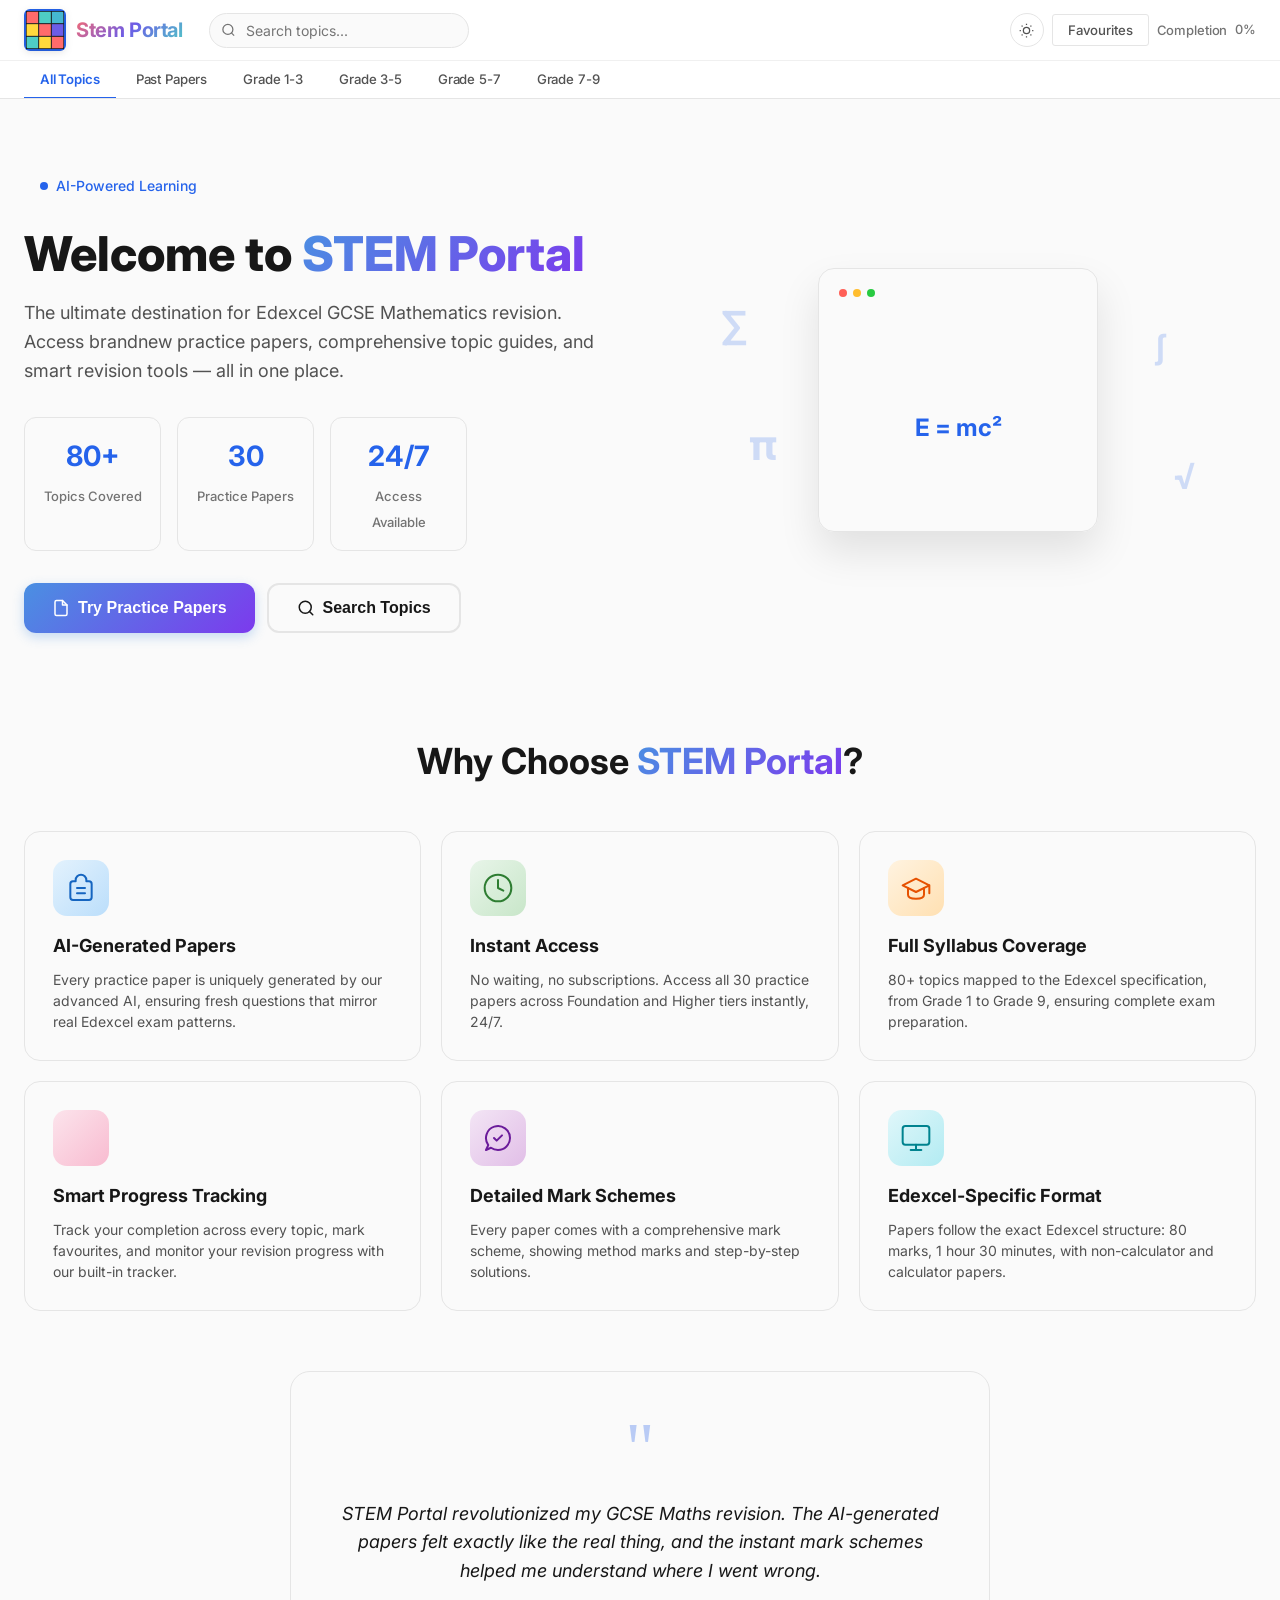
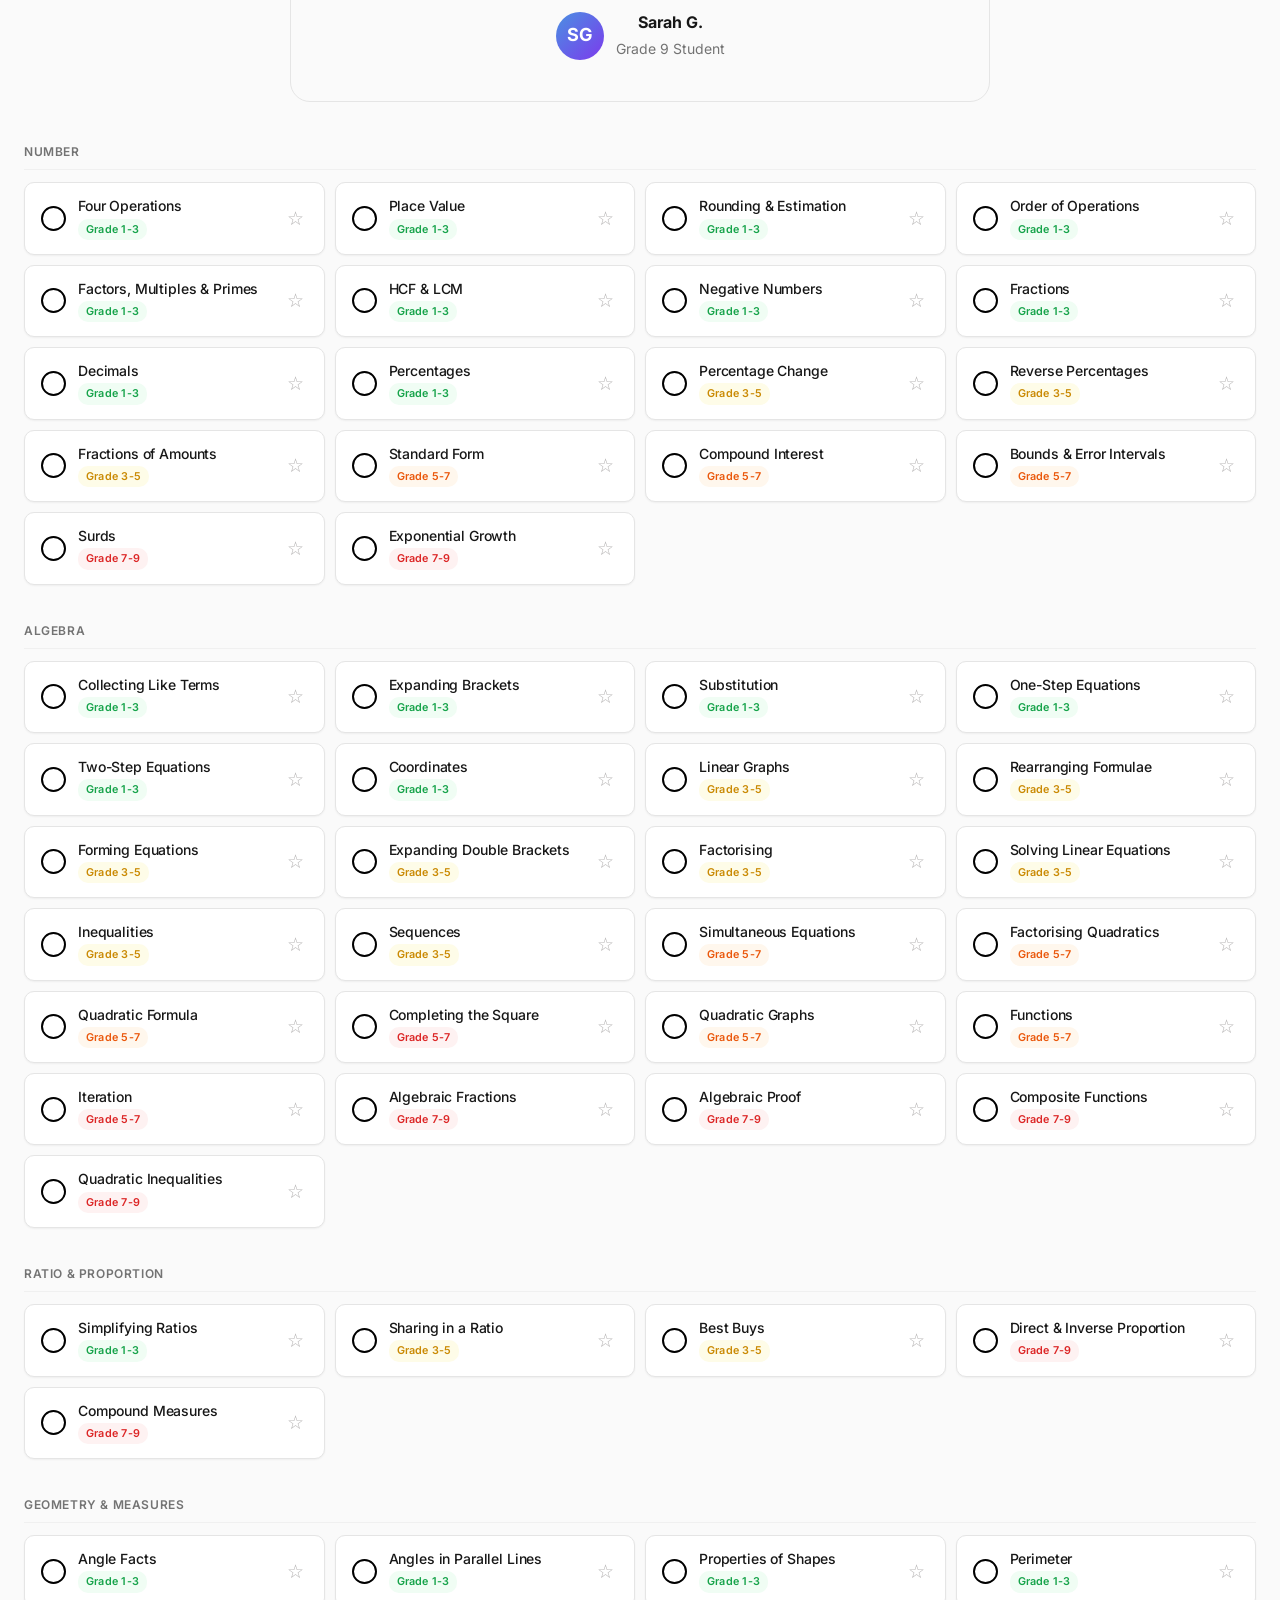
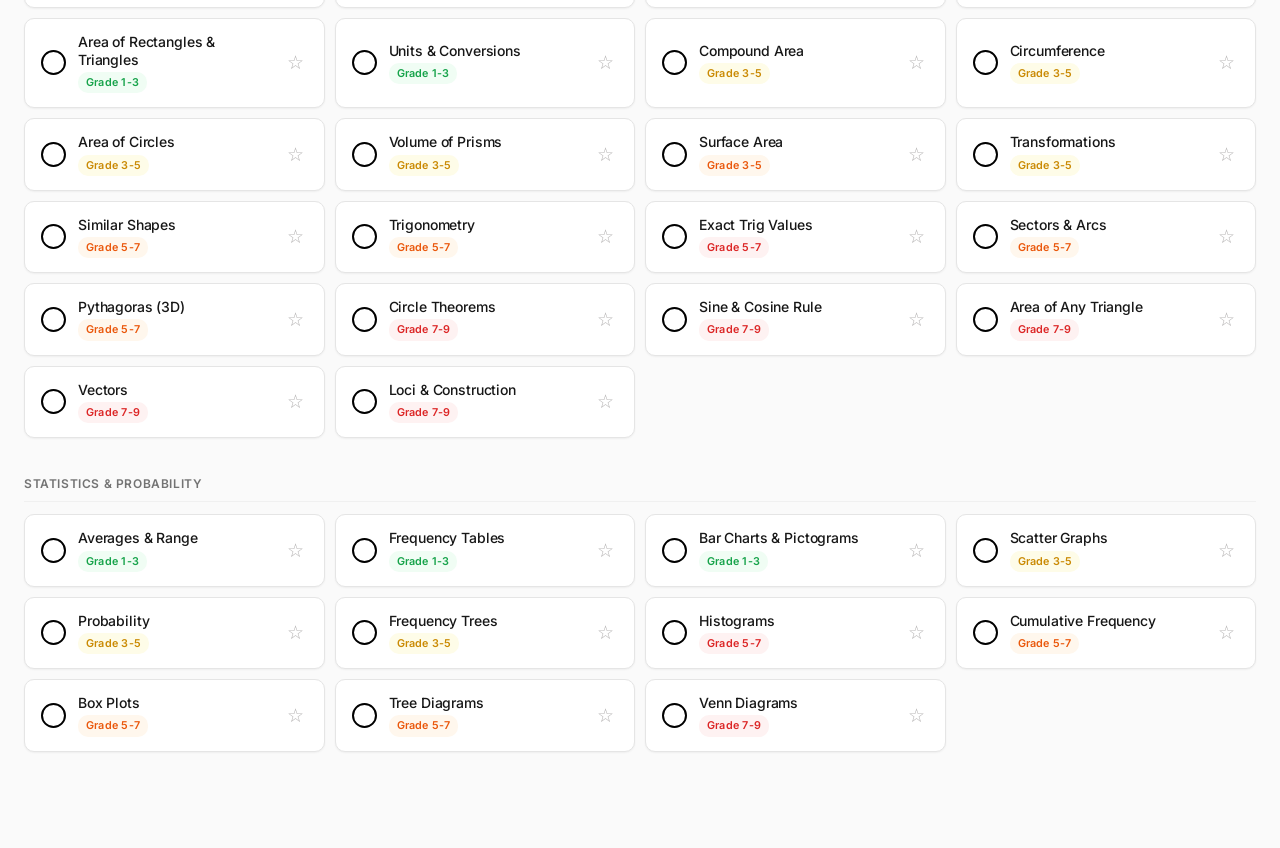
<file: index.html>
<!DOCTYPE html>
<html lang="en" data-theme="light">
<head>
    <meta charset="UTF-8">
    <meta name="viewport" content="width=device-width, initial-scale=1.0">
    <title>Stem Portal | Revision Hub</title>
    <link rel="preconnect" href="https://fonts.googleapis.com">
    <link rel="preconnect" href="https://fonts.gstatic.com" crossorigin>
    <link href="https://fonts.googleapis.com/css2?family=Inter:wght@400;500;600;700;800&display=swap" rel="stylesheet">
    <link href="styles.css" rel="stylesheet">
</head>
<body>
    <header class="header">
        <div class="header-container">
            <a href="#" class="logo" onclick="navigateTo('topics'); showGrade('all')">
                <span class="logo-mark">
                    <svg class="rubiks-cube" width="36" height="36" viewBox="0 0 120 120" xmlns="http://www.w3.org/2000/svg">
                        <!-- Row 1 -->
                        <rect x="0" y="0" width="40" height="40" rx="3" fill="#FF6B6B"/>
                        <rect x="40" y="0" width="40" height="40" rx="3" fill="#4ECDC4"/>
                        <rect x="80" y="0" width="40" height="40" rx="3" fill="#45B7D1"/>
                        
                        <!-- Row 2 -->
                        <rect x="0" y="40" width="40" height="40" rx="3" fill="#FFD93D"/>
                        <rect x="40" y="40" width="40" height="40" rx="3" fill="#FF6B6B"/>
                        <rect x="80" y="40" width="40" height="40" rx="3" fill="#6C5CE7"/>
                        
                        <!-- Row 3 -->
                        <rect x="0" y="80" width="40" height="40" rx="3" fill="#4ECDC4"/>
                        <rect x="40" y="80" width="40" height="40" rx="3" fill="#FFD93D"/>
                        <rect x="80" y="80" width="40" height="40" rx="3" fill="#FF6B6B"/>
                        
                        <!-- Black grid lines -->
                        <line x1="40" y1="0" x2="40" y2="120" stroke="#1a1a1a" stroke-width="3"/>
                        <line x1="80" y1="0" x2="80" y2="120" stroke="#1a1a1a" stroke-width="3"/>
                        <line x1="0" y1="40" x2="120" y2="40" stroke="#1a1a1a" stroke-width="3"/>
                        <line x1="0" y1="80" x2="120" y2="80" stroke="#1a1a1a" stroke-width="3"/>
                        
                        <!-- Outer border -->
                        <rect x="0" y="0" width="120" height="120" rx="6" fill="none" stroke="#1a1a1a" stroke-width="4"/>
                    </svg>
                </span>
                <span class="logo-text">Stem Portal</span>
            </a>
            <div class="search-wrapper">
                <svg class="search-icon" width="15" height="15" viewBox="0 0 24 24" fill="none" stroke="currentColor" stroke-width="2"><circle cx="11" cy="11" r="8"/><line x1="21" y1="21" x2="16.65" y2="16.65"/></svg>
                <input type="text" class="search-input" id="searchInput" placeholder="Search topics..." oninput="handleSearch()">
            </div>
            <div class="header-actions">
                <button class="btn btn-icon" onclick="toggleTheme()" title="Toggle theme" aria-label="Toggle dark mode">
                    <svg width="15" height="15" viewBox="0 0 24 24" fill="none" stroke="currentColor" stroke-width="2"><circle cx="12" cy="12" r="5"/><path d="M12 1v2M12 21v2M4.22 4.22l1.42 1.42M18.36 18.36l1.42 1.42M1 12h2M21 12h2M4.22 19.78l1.42-1.42M18.36 5.64l1.42-1.42"/></svg>
                </button>
                <button class="btn" onclick="showFavourites()">Favourites</button>
                <span style="font-size: small;" class="progress-indicator">Completion</span><span class="progress-indicator" id="progressLabel" >0%</span>
            </div>
        </div>
        <nav class="nav-bar" id="mainNav">
            <button class="nav-item active" data-view="topics" onclick="navigateTo('topics'); showGrade('all')">All Topics</button>
            <button class="nav-item" data-view="pastpapers" onclick="navigateTo('pastpapers')">Past Papers</button>
            <button class="nav-item grade-easy" data-view="grade-1-3" onclick="navigateTo('topics'); showGrade('1-3')">Grade 1-3</button>
            <button class="nav-item grade-medium" data-view="grade-3-5" onclick="navigateTo('topics'); showGrade('3-5')">Grade 3-5</button>
            <button class="nav-item grade-hard" data-view="grade-5-7" onclick="navigateTo('topics'); showGrade('5-7')">Grade 5-7</button>
            <button class="nav-item grade-advanced" data-view="grade-7-9" onclick="navigateTo('topics'); showGrade('7-9')">Grade 7-9</button>
        </nav>
    </header>

    <main class="main-content" id="mainContent"></main>
    <div id="modalOverlay" class="modal-overlay hidden">
        <div class="modal custom-scroll" id="modalContent"></div>
    </div>

    <script src="main.js">

    </script>
</body>
</html>
</file>
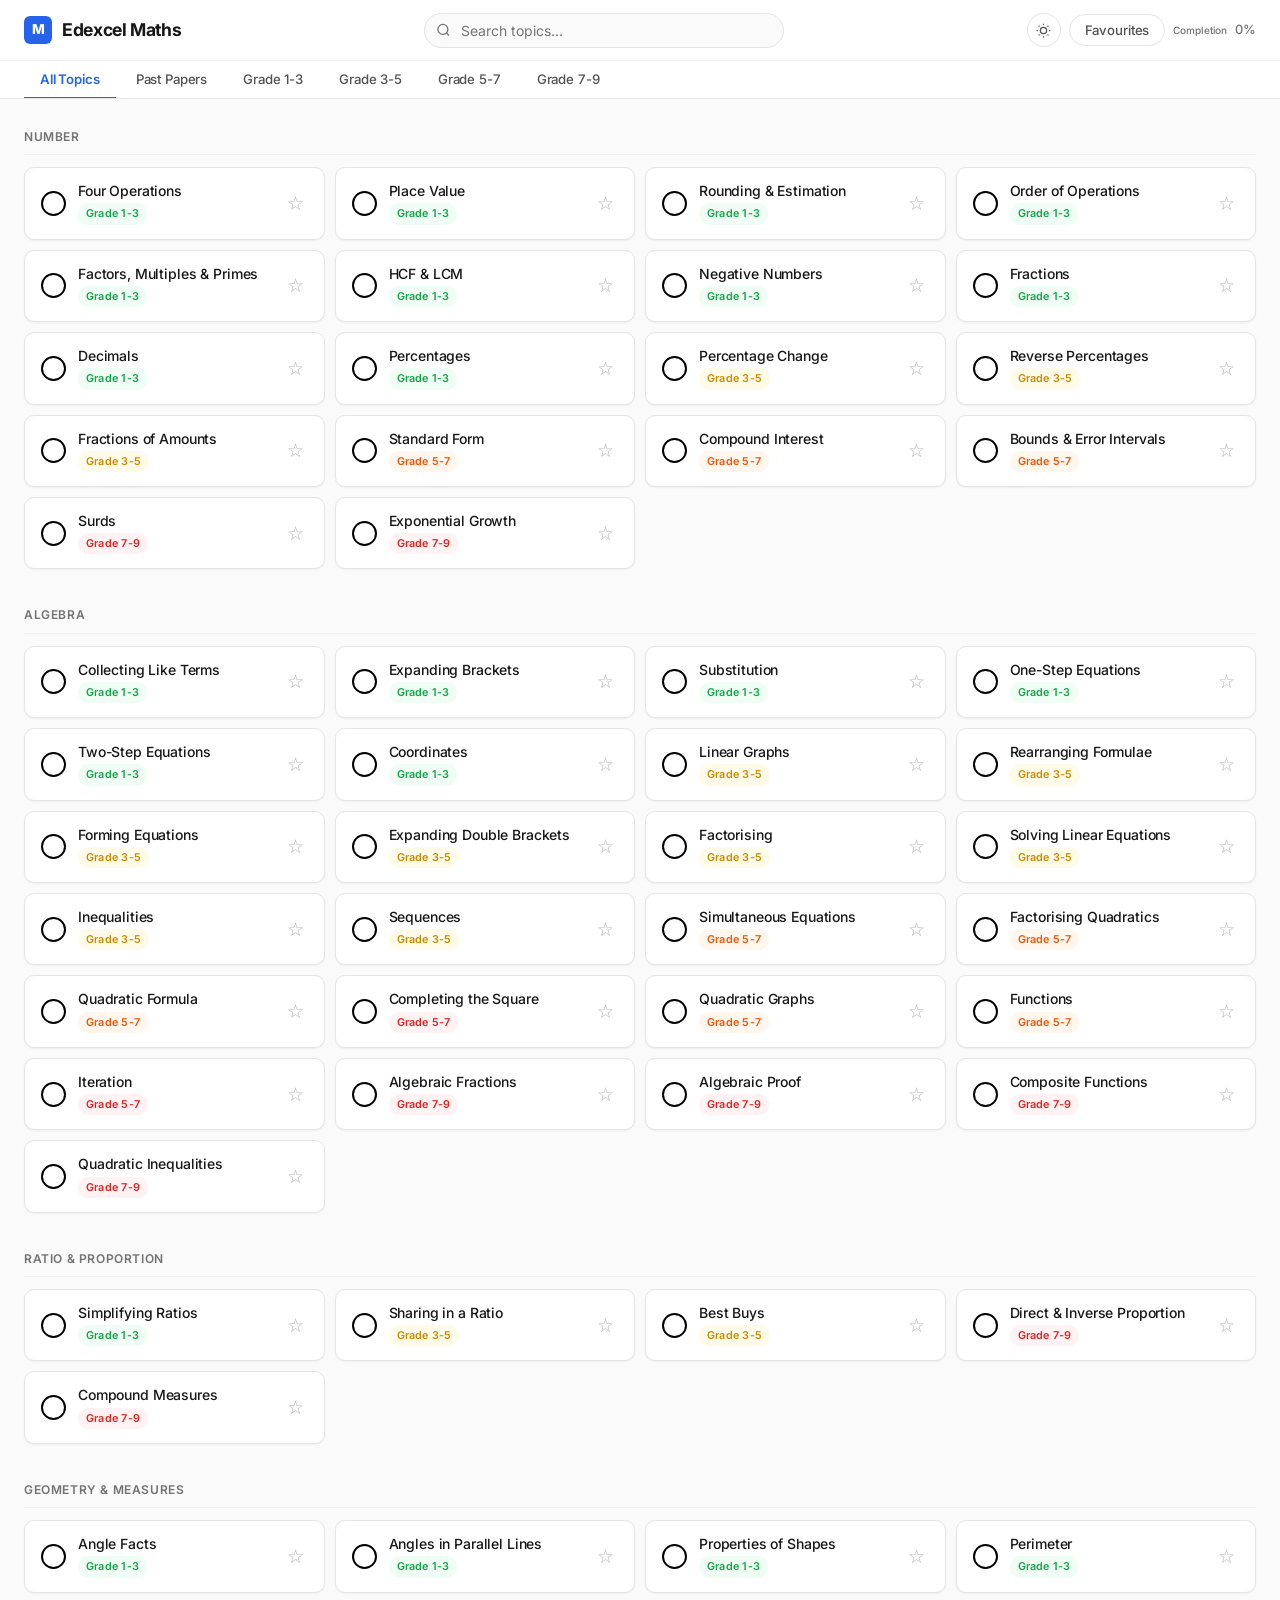
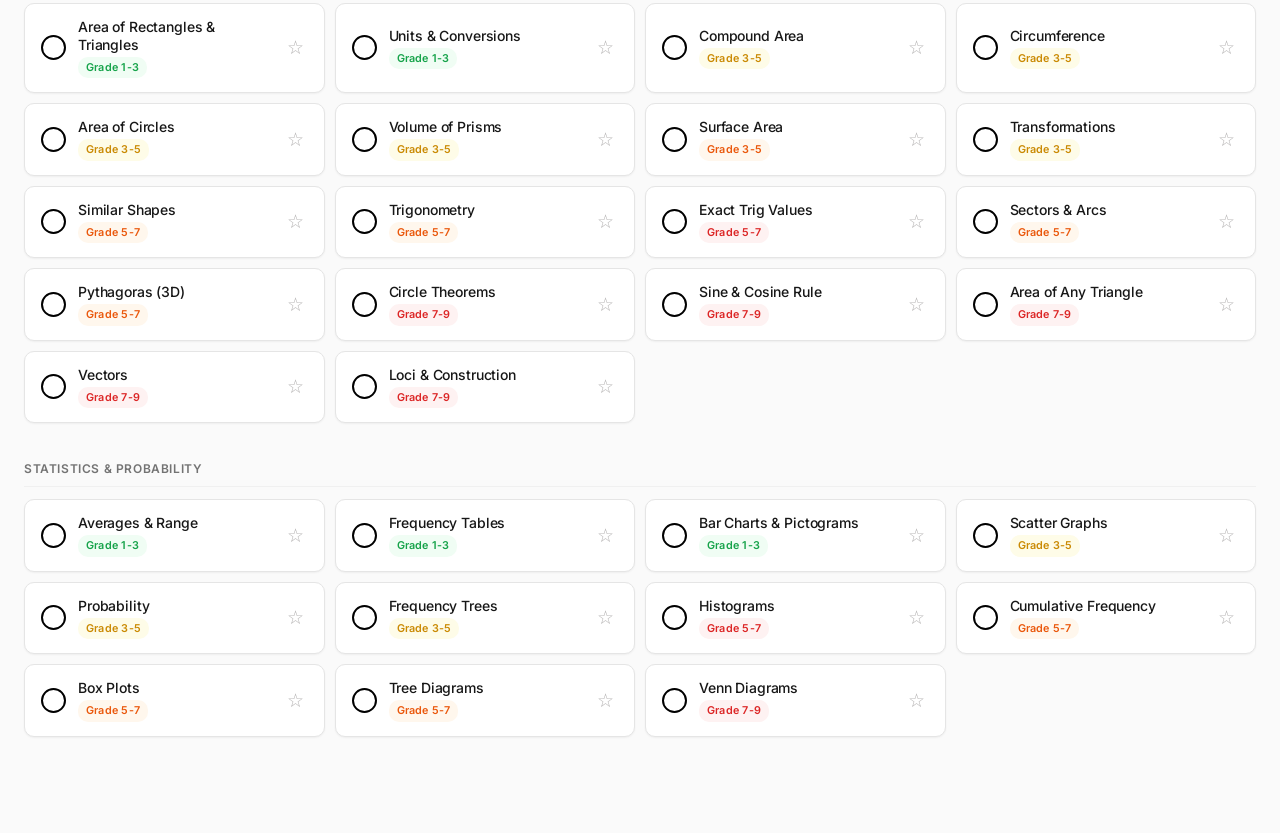
<file: test.html>
<!DOCTYPE html>
<html lang="en" data-theme="light">
<head>
    <meta charset="UTF-8">
    <meta name="viewport" content="width=device-width, initial-scale=1.0">
    <title>Edexcel GCSE Mathematics | Revision Hub</title>
    <link rel="preconnect" href="https://fonts.googleapis.com">
    <link rel="preconnect" href="https://fonts.gstatic.com" crossorigin>
    <link href="https://fonts.googleapis.com/css2?family=Inter:wght@400;500;600;700;800&display=swap" rel="stylesheet">
    <style>
        :root {
            --bg: #fafafa;
            --surface: #ffffff;
            --surface-hover: #f5f5f5;
            --border: #e5e5e5;
            --border-light: #f0f0f0;
            --text: #171717;
            --text-secondary: #525252;
            --text-tertiary: #737373;
            --primary: #2563eb;
            --primary-hover: #1d4ed8;
            --primary-light: #eff6ff;
            --grade-easy: #16a34a;
            --grade-easy-bg: #f0fdf4;
            --grade-medium: #ca8a04;
            --grade-medium-bg: #fefce8;
            --grade-hard: #ea580c;
            --grade-hard-bg: #fff7ed;
            --grade-advanced: #dc2626;
            --grade-advanced-bg: #fef2f2;
            --shadow-sm: 0 1px 2px rgba(0, 0, 0, 0.05);
            --shadow-md: 0 4px 6px -1px rgba(0, 0, 0, 0.07), 0 2px 4px -2px rgba(0, 0, 0, 0.05);
            --shadow-lg: 0 10px 15px -3px rgba(0, 0, 0, 0.08), 0 4px 6px -4px rgba(0, 0, 0, 0.04);
            --radius-sm: 6px;
            --radius-md: 10px;
            --radius-lg: 16px;
            --radius-xl: 24px;
            --transition: 0.2s cubic-bezier(0.4, 0, 0.2, 1);
        }
        [data-theme="dark"] {
            --bg: #0a0a0a;
            --surface: #171717;
            --surface-hover: #1f1f1f;
            --border: #262626;
            --border-light: #1f1f1f;
            --text: #f5f5f5;
            --text-secondary: #a3a3a3;
            --text-tertiary: #737373;
            --primary: #3b82f6;
            --primary-hover: #2563eb;
            --primary-light: #1e293b;
            --grade-easy: #22c55e;
            --grade-easy-bg: #052e16;
            --grade-medium: #eab308;
            --grade-medium-bg: #422006;
            --grade-hard: #f97316;
            --grade-hard-bg: #431407;
            --grade-advanced: #ef4444;
            --grade-advanced-bg: #450a0a;
            --shadow-sm: 0 1px 2px rgba(0, 0, 0, 0.3);
            --shadow-md: 0 4px 6px -1px rgba(0, 0, 0, 0.4);
            --shadow-lg: 0 10px 15px -3px rgba(0, 0, 0, 0.5);
        }
        * { margin: 0; padding: 0; box-sizing: border-box; }
        body {
            font-family: 'Inter', -apple-system, BlinkMacSystemFont, sans-serif;
            background: var(--bg);
            color: var(--text);
            line-height: 1.6;
            transition: background var(--transition), color var(--transition);
            min-height: 100vh;
            -webkit-font-smoothing: antialiased;
            -moz-osx-font-smoothing: grayscale;
        }
        .header {
            background: var(--surface);
            border-bottom: 1px solid var(--border);
            position: sticky;
            top: 0;
            z-index: 100;
            backdrop-filter: blur(12px);
            -webkit-backdrop-filter: blur(12px);
            transition: background var(--transition), border-color var(--transition);
        }
        .header-container {
            max-width: 1280px;
            margin: 0 auto;
            padding: 0 24px;
            display: flex;
            align-items: center;
            justify-content: space-between;
            height: 60px;
            gap: 16px;
        }
        .logo {
            display: flex;
            align-items: center;
            gap: 10px;
            text-decoration: none;
            color: var(--text);
            font-weight: 700;
            font-size: 1.1rem;
            letter-spacing: -0.02em;
            flex-shrink: 0;
        }
        .logo-mark {
            width: 28px;
            height: 28px;
            background: var(--primary);
            border-radius: var(--radius-sm);
            display: flex;
            align-items: center;
            justify-content: center;
            color: #fff;
            font-weight: 800;
            font-size: 0.85rem;
        }
        .search-wrapper { flex: 1; max-width: 360px; position: relative; }
        .search-input {
            width: 100%;
            padding: 8px 14px 8px 36px;
            border: 1px solid var(--border);
            border-radius: 24px;
            background: var(--bg);
            color: var(--text);
            font-size: 0.875rem;
            font-family: inherit;
            transition: all var(--transition);
            outline: none;
        }
        .search-input:focus {
            border-color: var(--primary);
            box-shadow: 0 0 0 3px rgba(37, 99, 235, 0.1);
        }
        .search-icon {
            position: absolute;
            left: 12px;
            top: 50%;
            transform: translateY(-50%);
            color: var(--text-tertiary);
            pointer-events: none;
        }
        .header-actions { display: flex; align-items: center; gap: 8px; flex-shrink: 0; }
        .btn {
            padding: 7px 15px;
            border-radius: 20px;
            border: 1px solid var(--border);
            background: var(--surface);
            color: var(--text-secondary);
            cursor: pointer;
            font-weight: 500;
            font-size: 0.825rem;
            transition: all var(--transition);
            white-space: nowrap;
            font-family: inherit;
            letter-spacing: -0.01em;
        }
        .btn:hover { background: var(--surface-hover); color: var(--text); }
        .btn-icon {
            width: 34px;
            height: 34px;
            border-radius: 50%;
            display: flex;
            align-items: center;
            justify-content: center;
            padding: 0;
        }
        .progress-indicator {
            font-size: 0.8rem;
            color: var(--text-tertiary);
            font-weight: 500;
            letter-spacing: -0.01em;
        }
        .nav-bar {
            max-width: 1280px;
            margin: 0 auto;
            padding: 0 24px;
            display: flex;
            gap: 4px;
            overflow-x: auto;
            border-top: 1px solid var(--border-light);
        }
        .nav-item {
            padding: 10px 16px;
            border: none;
            background: transparent;
            cursor: pointer;
            font-weight: 500;
            font-size: 0.825rem;
            color: var(--text-secondary);
            transition: all var(--transition);
            white-space: nowrap;
            font-family: inherit;
            letter-spacing: -0.01em;
            border-bottom: 2px solid transparent;
            margin-bottom: -1px;
        }
        .nav-item:hover { color: var(--text); }
        .nav-item.active { color: var(--primary); border-bottom-color: var(--primary); font-weight: 600; }
        .nav-item.grade-easy.active { color: var(--grade-easy); border-bottom-color: var(--grade-easy); }
        .nav-item.grade-medium.active { color: var(--grade-medium); border-bottom-color: var(--grade-medium); }
        .nav-item.grade-hard.active { color: var(--grade-hard); border-bottom-color: var(--grade-hard); }
        .nav-item.grade-advanced.active { color: var(--grade-advanced); border-bottom-color: var(--grade-advanced); }
        .main-content { max-width: 1280px; margin: 0 auto; padding: 28px 24px 60px; }
        .category { margin-bottom: 36px; }
        .category-title {
            font-size: 0.75rem;
            font-weight: 600;
            text-transform: uppercase;
            letter-spacing: 0.05em;
            color: var(--text-tertiary);
            margin-bottom: 12px;
            padding-bottom: 8px;
            border-bottom: 1px solid var(--border-light);
        }
        .topic-grid { display: grid; grid-template-columns: repeat(auto-fill, minmax(280px, 1fr)); gap: 10px; }
        .topic-card {
            background: var(--surface);
            border: 1px solid var(--border);
            border-radius: var(--radius-md);
            padding: 14px 16px;
            cursor: pointer;
            transition: all var(--transition);
            display: flex;
            align-items: center;
            gap: 12px;
            box-shadow: var(--shadow-sm);
            position: relative;
        }
        .topic-card:hover { box-shadow: var(--shadow-md); border-color: #d4d4d4; transform: translateY(-1px); }
        [data-theme="dark"] .topic-card:hover { border-color: #404040; }
        .topic-card.completed { border-left: 3px solid var(--grade-easy); }
        .topic-check {
            width: 25px;
            height: 25px;
            border-radius: 50%;
            border: 2px solid #000;
            display: flex;
            align-items: center;
            justify-content: center;
            font-size: 0.6rem;
            flex-shrink: 0;
            transition: all var(--transition);
            cursor: pointer;
            color: transparent;
        }
        [data-theme="dark"] .topic-check { border: 2px solid #fff; }
        .topic-card.completed .topic-check {
            background: var(--grade-easy);
            border-color: var(--grade-easy);
            color: #fff;
        }
        .topic-check:hover { border-color: var(--grade-easy); }
        .topic-info { flex: 1; min-width: 0; }
        .topic-name {
            font-weight: 500;
            font-size: 0.875rem;
            color: var(--text);
            letter-spacing: -0.01em;
            line-height: 1.3;
        }
        .topic-meta { display: flex; gap: 8px; align-items: center; margin-top: 3px; }
        .grade-tag {
            font-size: 0.675rem;
            font-weight: 600;
            padding: 2px 8px;
            border-radius: 10px;
            letter-spacing: 0.02em;
        }
        .tag-easy { background: var(--grade-easy-bg); color: var(--grade-easy); }
        .tag-medium { background: var(--grade-medium-bg); color: var(--grade-medium); }
        .tag-hard { background: var(--grade-hard-bg); color: var(--grade-hard); }
        .tag-advanced { background: var(--grade-advanced-bg); color: var(--grade-advanced); }
        .favourite-btn {
            background: none;
            border: none;
            cursor: pointer;
            font-size: 1.2rem;
            color: #b4b2b2;
            padding: 4px;
            transition: color var(--transition);
            flex-shrink: 0;
        }
        [data-theme="dark"] .favourite-btn { color: #d4d4d4; }
        .favourite-btn.active { color: #eab308; }
        .favourite-btn:hover { color: #ca8a04; }
        .empty-state { text-align: center; padding: 80px 20px; color: var(--text-tertiary); }
        .empty-state h3 { font-weight: 600; color: var(--text-secondary); margin-bottom: 8px; }
        .pp-container { max-width: 700px; margin: 0 auto; }
        .pp-title { font-weight: 700; font-size: 1.5rem; letter-spacing: -0.02em; margin-bottom: 6px; }
        .pp-subtitle { color: var(--text-tertiary); margin-bottom: 28px; }
        .tier-grid { display: grid; grid-template-columns: 1fr 1fr; gap: 16px; }
        .tier-card {
            background: var(--surface);
            border: 1px solid var(--border);
            border-radius: var(--radius-lg);
            padding: 28px 24px;
            cursor: pointer;
            transition: all var(--transition);
            text-align: center;
            box-shadow: var(--shadow-sm);
        }
        .tier-card:hover { box-shadow: var(--shadow-lg); transform: translateY(-2px); }
        .tier-card h3 { font-weight: 700; font-size: 1.2rem; letter-spacing: -0.02em; margin-bottom: 4px; }
        .tier-card .tier-range { font-size: 0.8rem; color: var(--text-tertiary); margin-bottom: 12px; }
        .tier-card .tier-badge {
            display: inline-block;
            padding: 4px 12px;
            border-radius: 12px;
            font-weight: 600;
            font-size: 0.75rem;
        }
        .badge-higher { background: #eff6ff; color: #1d4ed8; }
        .badge-foundation { background: #f0fdf4; color: #15803d; }
        [data-theme="dark"] .badge-higher { background: #1e3a5f; color: #93c5fd; }
        [data-theme="dark"] .badge-foundation { background: #052e16; color: #6ee7b7; }
        .papers-grid { display: grid; grid-template-columns: repeat(3, 1fr); gap: 12px; margin-top: 8px; }
        .paper-card {
            background: var(--surface);
            border: 1px solid var(--border);
            border-radius: var(--radius-md);
            padding: 20px 16px;
            cursor: pointer;
            transition: all var(--transition);
            text-align: center;
            box-shadow: var(--shadow-sm);
        }
        .paper-card:hover { box-shadow: var(--shadow-md); border-color: var(--primary); transform: translateY(-1px); }
        .paper-card h4 { font-weight: 600; font-size: 0.95rem; }
        .paper-card .paper-type { font-size: 0.75rem; color: var(--text-tertiary); margin-top: 2px; }
        .back-link {
            display: inline-flex;
            align-items: center;
            gap: 8px;
            font-weight: 500;
            color: var(--primary);
            cursor: pointer;
            background: none;
            border: none;
            font-size: 0.875rem;
            font-family: inherit;
            margin-bottom: 20px;
            transition: opacity var(--transition);
            padding: 0;
        }
        .back-link:hover { opacity: 0.7; }
        .back-link svg { flex-shrink: 0; }
        .modal-overlay {
            position: fixed;
            inset: 0;
            background: rgba(0, 0, 0, 0.5);
            z-index: 200;
            display: flex;
            align-items: center;
            justify-content: center;
            padding: 20px;
            backdrop-filter: blur(4px);
            -webkit-backdrop-filter: blur(4px);
        }
        .modal {
            background: var(--surface);
            border-radius: var(--radius-xl);
            max-width: 820px;
            width: 100%;
            max-height: 85vh;
            overflow-y: auto;
            padding: 28px 30px;
            position: relative;
            box-shadow: 0 25px 60px rgba(0, 0, 0, 0.25);
            border: 1px solid var(--border);
        }
        .modal-close {
            position: absolute;
            top: 16px;
            right: 20px;
            background: none;
            border: none;
            cursor: pointer;
            color: var(--text-tertiary);
            width: 32px;
            height: 32px;
            border-radius: 50%;
            display: flex;
            align-items: center;
            justify-content: center;
            transition: all var(--transition);
            padding: 0;
        }
        .modal-close:hover { background: var(--surface-hover); color: var(--text); }
        .modal h2 { font-weight: 700; font-size: 1.4rem; letter-spacing: -0.02em; margin-bottom: 2px; }
        .modal .modal-subtitle {
            color: var(--text-tertiary);
            font-size: 0.85rem;
            margin-bottom: 16px;
            display: flex;
            align-items: center;
            gap: 8px;
            flex-wrap: wrap;
        }
        .tab-nav { display: flex; gap: 2px; border-bottom: 1px solid var(--border); margin-bottom: 20px; flex-wrap: wrap; }
        .tab-btn {
            padding: 9px 16px;
            border: none;
            background: transparent;
            cursor: pointer;
            font-weight: 500;
            color: var(--text-tertiary);
            font-size: 0.825rem;
            font-family: inherit;
            border-bottom: 2px solid transparent;
            margin-bottom: -1px;
            transition: all var(--transition);
        }
        .tab-btn.active { color: var(--primary); border-bottom-color: var(--primary); font-weight: 600; }
        .content-block { margin-bottom: 18px; }
        .content-block h4 { font-weight: 600; font-size: 0.9rem; margin-bottom: 6px; color: var(--text); }
        .content-block ul { padding-left: 18px; }
        .content-block li { margin-bottom: 4px; font-size: 0.875rem; color: var(--text-secondary); }
        .content-block p { font-size: 0.875rem; color: var(--text-secondary); }
        .example-box {
            background: var(--surface-hover);
            border-radius: var(--radius-md);
            padding: 14px 16px;
            margin-bottom: 10px;
            border-left: 3px solid var(--primary);
            font-size: 0.875rem;
        }
        .question-item {
            background: var(--surface);
            border: 1px solid var(--border);
            border-radius: var(--radius-md);
            padding: 14px 16px;
            margin-bottom: 8px;
            font-size: 0.875rem;
        }
        .working-area {
            border: 2px dashed var(--border);
            border-radius: var(--radius-sm);
            min-height: 60px;
            margin-top: 8px;
            padding: 10px;
            color: var(--text-tertiary);
            font-style: italic;
            font-size: 0.8rem;
        }
        .mark-scheme-block {
            background: #fefce8;
            border-radius: var(--radius-md);
            padding: 14px 16px;
            margin-bottom: 8px;
            font-size: 0.85rem;
            border: 1px solid #fde68a;
        }
        [data-theme="dark"] .mark-scheme-block { background: #1a1a0a; border-color: #5c4f1a; }
        .hidden { display: none !important; }
        @media (max-width: 768px) {
            .topic-grid { grid-template-columns: 1fr; }
            .tier-grid { grid-template-columns: 1fr; }
            .papers-grid { grid-template-columns: 1fr; }
            .header-container { flex-wrap: wrap; height: auto; padding: 10px 16px; gap: 8px; }
            .search-wrapper { order: 3; max-width: 100%; flex: 1 1 100%; }
            .modal { padding: 20px 16px; max-height: 90vh; }
            .nav-bar { padding: 0 12px; }
            .nav-item { padding: 8px 12px; font-size: 0.75rem; }
            .tab-btn { padding: 8px 10px; font-size: 0.75rem; }
        }
    </style>
</head>
<body>
    <header class="header">
        <div class="header-container">
            <a href="#" class="logo" onclick="navigateTo('topics'); showGrade('all'); return false;">
                <span class="logo-mark">M</span>Edexcel Maths
            </a>
            <div class="search-wrapper">
                <svg class="search-icon" width="15" height="15" viewBox="0 0 24 24" fill="none" stroke="currentColor" stroke-width="2"><circle cx="11" cy="11" r="8"/><line x1="21" y1="21" x2="16.65" y2="16.65"/></svg>
                <input type="text" class="search-input" id="searchInput" placeholder="Search topics..." oninput="handleSearch()">
            </div>
            <div class="header-actions">
                <button class="btn btn-icon" onclick="toggleTheme()" title="Toggle theme" aria-label="Toggle dark mode">
                    <svg width="15" height="15" viewBox="0 0 24 24" fill="none" stroke="currentColor" stroke-width="2"><circle cx="12" cy="12" r="5"/><path d="M12 1v2M12 21v2M4.22 4.22l1.42 1.42M18.36 18.36l1.42 1.42M1 12h2M21 12h2M4.22 19.78l1.42-1.42M18.36 5.64l1.42-1.42"/></svg>
                </button>
                <button class="btn" onclick="showFavourites()">Favourites</button>
                <span style="font-size:x-small" class="progress-indicator">Completion</span><span class="progress-indicator" id="progressLabel">0%</span>
            </div>
        </div>
        <nav class="nav-bar" id="mainNav">
            <button class="nav-item active" data-view="topics" onclick="navigateTo('topics'); showGrade('all')">All Topics</button>
            <button class="nav-item" data-view="pastpapers" onclick="navigateTo('pastpapers')">Past Papers</button>
            <button class="nav-item grade-easy" data-view="grade-1-3" onclick="navigateTo('topics'); showGrade('1-3')">Grade 1-3</button>
            <button class="nav-item grade-medium" data-view="grade-3-5" onclick="navigateTo('topics'); showGrade('3-5')">Grade 3-5</button>
            <button class="nav-item grade-hard" data-view="grade-5-7" onclick="navigateTo('topics'); showGrade('5-7')">Grade 5-7</button>
            <button class="nav-item grade-advanced" data-view="grade-7-9" onclick="navigateTo('topics'); showGrade('7-9')">Grade 7-9</button>
        </nav>
    </header>
    <main class="main-content" id="mainContent"></main>
    <div id="modalOverlay" class="modal-overlay hidden">
        <div class="modal" id="modalContent"></div>
    </div>
    <script>
        (function() {
            const topicDatabase = [
                { id: 'four-ops', name: 'Four Operations', category: 'Number', grade: '1-3', gradeNum: 1 },
                { id: 'place-value', name: 'Place Value', category: 'Number', grade: '1-3', gradeNum: 1 },
                { id: 'rounding', name: 'Rounding & Estimation', category: 'Number', grade: '1-3', gradeNum: 1 },
                { id: 'bidmas', name: 'Order of Operations', category: 'Number', grade: '1-3', gradeNum: 1 },
                { id: 'factors', name: 'Factors, Multiples & Primes', category: 'Number', grade: '1-3', gradeNum: 1 },
                { id: 'hcf-lcm', name: 'HCF & LCM', category: 'Number', grade: '1-3', gradeNum: 2 },
                { id: 'negatives', name: 'Negative Numbers', category: 'Number', grade: '1-3', gradeNum: 1 },
                { id: 'fractions-basic', name: 'Fractions', category: 'Number', grade: '1-3', gradeNum: 2 },
                { id: 'decimals', name: 'Decimals', category: 'Number', grade: '1-3', gradeNum: 1 },
                { id: 'percentages-basic', name: 'Percentages', category: 'Number', grade: '1-3', gradeNum: 2 },
                { id: 'ratio-simple', name: 'Simplifying Ratios', category: 'Ratio', grade: '1-3', gradeNum: 2 },
                { id: 'collect-terms', name: 'Collecting Like Terms', category: 'Algebra', grade: '1-3', gradeNum: 1 },
                { id: 'expand-single', name: 'Expanding Brackets', category: 'Algebra', grade: '1-3', gradeNum: 2 },
                { id: 'substitution', name: 'Substitution', category: 'Algebra', grade: '1-3', gradeNum: 2 },
                { id: 'one-step-eq', name: 'One-Step Equations', category: 'Algebra', grade: '1-3', gradeNum: 1 },
                { id: 'two-step-eq', name: 'Two-Step Equations', category: 'Algebra', grade: '1-3', gradeNum: 2 },
                { id: 'coordinates', name: 'Coordinates', category: 'Algebra', grade: '1-3', gradeNum: 1 },
                { id: 'angle-facts', name: 'Angle Facts', category: 'Geometry', grade: '1-3', gradeNum: 1 },
                { id: 'parallel-lines', name: 'Angles in Parallel Lines', category: 'Geometry', grade: '1-3', gradeNum: 2 },
                { id: 'shape-props', name: 'Properties of Shapes', category: 'Geometry', grade: '1-3', gradeNum: 1 },
                { id: 'perimeter', name: 'Perimeter', category: 'Geometry', grade: '1-3', gradeNum: 1 },
                { id: 'area-rect', name: 'Area of Rectangles & Triangles', category: 'Geometry', grade: '1-3', gradeNum: 2 },
                { id: 'units', name: 'Units & Conversions', category: 'Geometry', grade: '1-3', gradeNum: 1 },
                { id: 'averages', name: 'Averages & Range', category: 'Statistics', grade: '1-3', gradeNum: 2 },
                { id: 'frequency-tables', name: 'Frequency Tables', category: 'Statistics', grade: '1-3', gradeNum: 2 },
                { id: 'bar-charts', name: 'Bar Charts & Pictograms', category: 'Statistics', grade: '1-3', gradeNum: 1 },
                { id: 'pct-inc-dec', name: 'Percentage Change', category: 'Number', grade: '3-5', gradeNum: 3 },
                { id: 'reverse-pct', name: 'Reverse Percentages', category: 'Number', grade: '3-5', gradeNum: 4 },
                { id: 'fraction-of-amount', name: 'Fractions of Amounts', category: 'Number', grade: '3-5', gradeNum: 3 },
                { id: 'sharing-ratio', name: 'Sharing in a Ratio', category: 'Ratio', grade: '3-5', gradeNum: 3 },
                { id: 'best-buys', name: 'Best Buys', category: 'Ratio', grade: '3-5', gradeNum: 4 },
                { id: 'linear-graphs', name: 'Linear Graphs', category: 'Algebra', grade: '3-5', gradeNum: 4 },
                { id: 'rearranging', name: 'Rearranging Formulae', category: 'Algebra', grade: '3-5', gradeNum: 4 },
                { id: 'forming-expr', name: 'Forming Equations', category: 'Algebra', grade: '3-5', gradeNum: 3 },
                { id: 'expand-double', name: 'Expanding Double Brackets', category: 'Algebra', grade: '3-5', gradeNum: 4 },
                { id: 'factorising', name: 'Factorising', category: 'Algebra', grade: '3-5', gradeNum: 4 },
                { id: 'solving-linear', name: 'Solving Linear Equations', category: 'Algebra', grade: '3-5', gradeNum: 3 },
                { id: 'inequalities', name: 'Inequalities', category: 'Algebra', grade: '3-5', gradeNum: 4 },
                { id: 'sequences', name: 'Sequences', category: 'Algebra', grade: '3-5', gradeNum: 3 },
                { id: 'compound-area', name: 'Compound Area', category: 'Geometry', grade: '3-5', gradeNum: 3 },
                { id: 'circumference', name: 'Circumference', category: 'Geometry', grade: '3-5', gradeNum: 4 },
                { id: 'area-circles', name: 'Area of Circles', category: 'Geometry', grade: '3-5', gradeNum: 4 },
                { id: 'volume-prisms', name: 'Volume of Prisms', category: 'Geometry', grade: '3-5', gradeNum: 4 },
                { id: 'surface-area', name: 'Surface Area', category: 'Geometry', grade: '3-5', gradeNum: 5 },
                { id: 'transformations', name: 'Transformations', category: 'Geometry', grade: '3-5', gradeNum: 4 },
                { id: 'scatter-graphs', name: 'Scatter Graphs', category: 'Statistics', grade: '3-5', gradeNum: 3 },
                { id: 'probability-basic', name: 'Probability', category: 'Statistics', grade: '3-5', gradeNum: 3 },
                { id: 'frequency-trees', name: 'Frequency Trees', category: 'Statistics', grade: '3-5', gradeNum: 4 },
                { id: 'standard-form', name: 'Standard Form', category: 'Number', grade: '5-7', gradeNum: 5 },
                { id: 'compound-interest', name: 'Compound Interest', category: 'Number', grade: '5-7', gradeNum: 6 },
                { id: 'bounds', name: 'Bounds & Error Intervals', category: 'Number', grade: '5-7', gradeNum: 6 },
                { id: 'simultaneous', name: 'Simultaneous Equations', category: 'Algebra', grade: '5-7', gradeNum: 6 },
                { id: 'quadratics-factor', name: 'Factorising Quadratics', category: 'Algebra', grade: '5-7', gradeNum: 5 },
                { id: 'quadratic-formula', name: 'Quadratic Formula', category: 'Algebra', grade: '5-7', gradeNum: 6 },
                { id: 'completing-square', name: 'Completing the Square', category: 'Algebra', grade: '5-7', gradeNum: 7 },
                { id: 'quadratic-graphs', name: 'Quadratic Graphs', category: 'Algebra', grade: '5-7', gradeNum: 6 },
                { id: 'functions-basic', name: 'Functions', category: 'Algebra', grade: '5-7', gradeNum: 6 },
                { id: 'iteration', name: 'Iteration', category: 'Algebra', grade: '5-7', gradeNum: 7 },
                { id: 'similar-shapes', name: 'Similar Shapes', category: 'Geometry', grade: '5-7', gradeNum: 6 },
                { id: 'trigonometry', name: 'Trigonometry', category: 'Geometry', grade: '5-7', gradeNum: 6 },
                { id: 'exact-trig', name: 'Exact Trig Values', category: 'Geometry', grade: '5-7', gradeNum: 7 },
                { id: 'sectors-arcs', name: 'Sectors & Arcs', category: 'Geometry', grade: '5-7', gradeNum: 6 },
                { id: 'pythagoras-3d', name: 'Pythagoras (3D)', category: 'Geometry', grade: '5-7', gradeNum: 6 },
                { id: 'histograms', name: 'Histograms', category: 'Statistics', grade: '5-7', gradeNum: 7 },
                { id: 'cumulative-freq', name: 'Cumulative Frequency', category: 'Statistics', grade: '5-7', gradeNum: 6 },
                { id: 'box-plots', name: 'Box Plots', category: 'Statistics', grade: '5-7', gradeNum: 6 },
                { id: 'tree-diagrams', name: 'Tree Diagrams', category: 'Statistics', grade: '5-7', gradeNum: 6 },
                { id: 'surds', name: 'Surds', category: 'Number', grade: '7-9', gradeNum: 8 },
                { id: 'exponential', name: 'Exponential Growth', category: 'Number', grade: '7-9', gradeNum: 8 },
                { id: 'algebraic-fractions', name: 'Algebraic Fractions', category: 'Algebra', grade: '7-9', gradeNum: 8 },
                { id: 'proof', name: 'Algebraic Proof', category: 'Algebra', grade: '7-9', gradeNum: 9 },
                { id: 'functions-advanced', name: 'Composite Functions', category: 'Algebra', grade: '7-9', gradeNum: 8 },
                { id: 'quadratic-inequalities', name: 'Quadratic Inequalities', category: 'Algebra', grade: '7-9', gradeNum: 8 },
                { id: 'circle-theorems', name: 'Circle Theorems', category: 'Geometry', grade: '7-9', gradeNum: 8 },
                { id: 'sine-cosine-rule', name: 'Sine & Cosine Rule', category: 'Geometry', grade: '7-9', gradeNum: 8 },
                { id: 'area-non-right', name: 'Area of Any Triangle', category: 'Geometry', grade: '7-9', gradeNum: 7 },
                { id: 'vectors', name: 'Vectors', category: 'Geometry', grade: '7-9', gradeNum: 8 },
                { id: 'loci', name: 'Loci & Construction', category: 'Geometry', grade: '7-9', gradeNum: 7 },
                { id: 'direct-proportion', name: 'Direct & Inverse Proportion', category: 'Ratio', grade: '7-9', gradeNum: 8 },
                { id: 'compound-measures', name: 'Compound Measures', category: 'Ratio', grade: '7-9', gradeNum: 7 },
                { id: 'venn-diagrams', name: 'Venn Diagrams', category: 'Statistics', grade: '7-9', gradeNum: 7 }
            ];
            const categoryDisplay = {
                'Number': 'Number', 'Algebra': 'Algebra', 'Ratio': 'Ratio & Proportion',
                'Geometry': 'Geometry & Measures', 'Statistics': 'Statistics & Probability'
            };
            const categoryOrder = ['Number', 'Algebra', 'Ratio & Proportion', 'Geometry & Measures', 'Statistics & Probability'];
            let completed = JSON.parse(localStorage.getItem('gcse_completed') || '{}');
            let favourites = JSON.parse(localStorage.getItem('gcse_favourites') || '{}');
            let currentGrade = 'all';
            let currentView = 'topics';
            let searchTerm = '';
            let ppState = 'tiers';

            function save() {
                localStorage.setItem('gcse_completed', JSON.stringify(completed));
                localStorage.setItem('gcse_favourites', JSON.stringify(favourites));
            }
            function updateProgress() {
                const done = Object.values(completed).filter(function(v) { return v; }).length;
                const pct = Math.round((done / topicDatabase.length) * 100);
                document.getElementById('progressLabel').textContent = pct + '%';
            }
            function toggleComplete(id) { completed[id] = !completed[id]; save(); updateProgress(); render(); }
            function toggleFavourite(id) { favourites[id] = !favourites[id]; save(); render(); }
            function handleSearch() { searchTerm = document.getElementById('searchInput').value.toLowerCase().trim(); render(); }
            function navigateTo(view) {
                currentView = view;
                if (view === 'pastpapers') ppState = 'tiers';
                updateNavHighlight(); render();
            }
            function showGrade(grade) { currentGrade = grade; currentView = 'topics'; updateNavHighlight(); render(); }
            function showFavourites() { currentGrade = 'favourites'; currentView = 'topics'; updateNavHighlight(); render(); }
            function updateNavHighlight() {
                document.querySelectorAll('.nav-item').forEach(function(el) { el.classList.remove('active'); });
                if (currentView === 'pastpapers') {
                    var ppBtn = document.querySelector('[data-view="pastpapers"]');
                    if (ppBtn) ppBtn.classList.add('active');
                } else if (currentGrade === 'all' || currentGrade === 'favourites') {
                    var tBtn = document.querySelector('[data-view="topics"]');
                    if (tBtn) tBtn.classList.add('active');
                } else {
                    var map = { '1-3': 'grade-1-3', '3-5': 'grade-3-5', '5-7': 'grade-5-7', '7-9': 'grade-7-9' };
                    var gBtn = document.querySelector('[data-view="' + map[currentGrade] + '"]');
                    if (gBtn) gBtn.classList.add('active');
                }
            }
            function getFilteredTopics() {
                var topics = topicDatabase.slice();
                if (currentGrade === 'favourites') topics = topics.filter(function(t) { return favourites[t.id]; });
                else if (currentGrade !== 'all') topics = topics.filter(function(t) { return t.grade === currentGrade; });
                if (searchTerm) topics = topics.filter(function(t) { return t.name.toLowerCase().indexOf(searchTerm) !== -1 || t.category.toLowerCase().indexOf(searchTerm) !== -1 || t.grade.indexOf(searchTerm) !== -1; });
                return topics;
            }
            function renderTopics() {
                var main = document.getElementById('mainContent');
                var topics = getFilteredTopics();
                if (!topics.length) {
                    main.innerHTML = '<div class="empty-state"><h3>No topics found</h3><p>Try a different search or filter.</p></div>';
                    updateProgress(); return;
                }
                var grouped = {};
                categoryOrder.forEach(function(c) { grouped[c] = []; });
                topics.forEach(function(t) {
                    var cat = categoryDisplay[t.category] || 'Number';
                    if (grouped[cat]) grouped[cat].push(t);
                });
                var html = '';
                for (var cat in grouped) {
                    if (!grouped[cat].length) continue;
                    html += '<section class="category"><div class="category-title">' + cat + '</div><div class="topic-grid">';
                    grouped[cat].forEach(function(t) {
                        var tagClass = t.gradeNum <= 2 ? 'tag-easy' : t.gradeNum <= 4 ? 'tag-medium' : t.gradeNum <= 6 ? 'tag-hard' : 'tag-advanced';
                        html += '<div class="topic-card ' + (completed[t.id] ? 'completed' : '') + '" onclick="window.openTopicModal(\'' + t.id + '\')">' +
                            '<div class="topic-check" onclick="event.stopPropagation();window.toggleComplete(\'' + t.id + '\')">' + (completed[t.id] ? '&#10003;' : '') + '</div>' +
                            '<div class="topic-info"><div class="topic-name">' + t.name + '</div>' +
                            '<div class="topic-meta"><span class="grade-tag ' + tagClass + '">Grade ' + t.grade + '</span></div></div>' +
                            '<button class="favourite-btn ' + (favourites[t.id] ? 'active' : '') + '" onclick="event.stopPropagation();window.toggleFavourite(\'' + t.id + '\')">' + (favourites[t.id] ? '★' : '☆') + '</button>' +
                            '</div>';
                    });
                    html += '</div></section>';
                }
                main.innerHTML = html;
                updateProgress();
            }
            function renderPastPapers() {
                var main = document.getElementById('mainContent');
                if (ppState === 'tiers') {
                    main.innerHTML = '<div class="pp-container"><h2 class="pp-title">Past Papers</h2>' +
                        '<p class="pp-subtitle">Select a tier to access Edexcel GCSE Mathematics papers with mark schemes and worked solutions.</p>' +
                        '<div class="tier-grid">' +
                        '<div class="tier-card" onclick="window.ppState=\'foundation\';window.renderPastPapers()"><h3>Foundation Tier</h3><span class="tier-badge badge-foundation">Grades 1–5</span><p class="tier-range">Papers 1, 2 & 3</p></div>' +
                        '<div class="tier-card" onclick="window.ppState=\'higher\';window.renderPastPapers()"><h3>Higher Tier</h3><span class="tier-badge badge-higher">Grades 4–9</span><p class="tier-range">Papers 1, 2 & 3</p></div>' +
                        '</div></div>';
                } else if (ppState === 'higher' || ppState === 'foundation') {
                    var label = ppState === 'higher' ? 'Higher' : 'Foundation';
                    main.innerHTML = '<div class="pp-container">' +
                        '<button class="back-link" onclick="window.ppState=\'tiers\';window.renderPastPapers()"><svg width="16" height="16" viewBox="0 0 24 24" fill="none" stroke="currentColor" stroke-width="2" stroke-linecap="round" stroke-linejoin="round"><polyline points="15 18 9 12 15 6"/></svg>Back to tiers</button>' +
                        '<h2 class="pp-title">' + label + ' Tier</h2><p class="pp-subtitle">Select a paper to view questions, mark scheme and worked solutions.</p>' +
                        '<div class="papers-grid">' +
                        '<div class="paper-card" onclick="window.openPastPaper(\'' + ppState + '\',1)"><h4>Paper 1</h4><p class="paper-type">Non-Calculator</p></div>' +
                        '<div class="paper-card" onclick="window.openPastPaper(\'' + ppState + '\',2)"><h4>Paper 2</h4><p class="paper-type">Calculator</p></div>' +
                        '<div class="paper-card" onclick="window.openPastPaper(\'' + ppState + '\',3)"><h4>Paper 3</h4><p class="paper-type">Calculator</p></div>' +
                        '</div></div>';
                }
            }
            function render() { if (currentView === 'pastpapers') renderPastPapers(); else renderTopics(); }
            function openPastPaper(tier, num) {
                var overlay = document.getElementById('modalOverlay');
                var modal = document.getElementById('modalContent');
                var label = tier === 'higher' ? 'Higher' : 'Foundation';
                var calc = num === 1 ? 'Non-Calculator' : 'Calculator';
                overlay.classList.remove('hidden');
                modal.innerHTML = '<button class="modal-close" onclick="window.closeModal()"><svg width="18" height="18" viewBox="0 0 24 24" fill="none" stroke="currentColor" stroke-width="2" stroke-linecap="round" stroke-linejoin="round"><line x1="18" y1="6" x2="6" y2="18"/><line x1="6" y1="6" x2="18" y2="18"/></svg></button>' +
                    '<h2>' + label + ' Tier — Paper ' + num + '</h2><p class="modal-subtitle">' + calc + ' · 80 marks · 1 hour 30 minutes</p>' +
                    '<div class="tab-nav">' +
                    '<button class="tab-btn active" data-tab="questions">Questions</button>' +
                    '<button class="tab-btn" data-tab="markscheme">Mark Scheme</button>' +
                    '<button class="tab-btn" data-tab="worked">Worked Solutions</button>' +
                    '</div>' +
                    '<div class="tab-panel" data-tab="questions"></div>' +
                    '<div class="tab-panel hidden" data-tab="markscheme"></div>' +
                    '<div class="tab-panel hidden" data-tab="worked"></div>';
                setupTabs(modal);
            }
            function openTopicModal(id) {
                var t = topicDatabase.find(function(x) { return x.id === id; });
                if (!t) return;
                var overlay = document.getElementById('modalOverlay');
                var modal = document.getElementById('modalContent');
                var tagClass = t.gradeNum <= 2 ? 'tag-easy' : t.gradeNum <= 4 ? 'tag-medium' : t.gradeNum <= 6 ? 'tag-hard' : 'tag-advanced';
                overlay.classList.remove('hidden');
                modal.innerHTML = '<button class="modal-close" onclick="window.closeModal()"><svg width="18" height="18" viewBox="0 0 24 24" fill="none" stroke="currentColor" stroke-width="2" stroke-linecap="round" stroke-linejoin="round"><line x1="18" y1="6" x2="6" y2="18"/><line x1="6" y1="6" x2="18" y2="18"/></svg></button>' +
                    '<h2>' + t.name + '</h2><p class="modal-subtitle"><span class="grade-tag ' + tagClass + '">Grade ' + t.grade + '</span> · ' + (categoryDisplay[t.category] || t.category) + '</p>' +
                    '<div class="tab-nav">' +
                    '<button class="tab-btn active" data-tab="learn">Learn</button>' +
                    '<button class="tab-btn" data-tab="examples">Worked Examples</button>' +
                    '<button class="tab-btn" data-tab="exam">Exam Questions</button>' +
                    '<button class="tab-btn" data-tab="markscheme">Mark Scheme</button>' +
                    '</div>' +
                    '<div class="tab-panel" data-tab="learn">' + generateLearn(t) + '</div>' +
                    '<div class="tab-panel hidden" data-tab="examples"></div>' +
                    '<div class="tab-panel hidden" data-tab="exam"></div>' +
                    '<div class="tab-panel hidden" data-tab="markscheme"></div>';
                setupTabs(modal);
            }
            function generateLearn(t) {
                var content = {
                    'four-ops': { objectives: '<li>Add, subtract, multiply and divide whole numbers and decimals accurately</li><li>Use column methods for addition and subtraction with numbers up to 4 digits</li><li>Multiply by single-digit and two-digit numbers using formal written methods</li><li>Divide numbers using short division and long division, interpreting remainders appropriately</li>', concepts: '<p>On the Edexcel Foundation paper, the four operations underpin almost every question. You must be fluent in formal written methods (column addition, column subtraction, short multiplication, long multiplication, short division and long division). You should also understand the commutative, associative and distributive laws, and know that subtraction and division are not commutative. Questions often embed these operations within word problems involving money, measures and real-life contexts.</p>', mistakes: '<li>Forgetting to carry or regroup correctly in column addition and subtraction</li><li>Misaligning place value columns when multiplying by two-digit numbers</li><li>Giving a decimal remainder instead of a remainder in context (e.g. "how many full buses")</li><li>Multiplying by powers of 10 incorrectly by adding/missing zeros</li>', guidance: '<p>Show all steps of your working — method marks are available even if the final answer is incorrect. In worded problems, read carefully to decide which operation is needed. When dividing, check whether the question expects a remainder, a decimal answer or a fraction. On the non-calculator paper, practise mental arithmetic with integers and decimals to build speed and accuracy.</p>' },
                    'place-value': { objectives: '<li>Understand the value of each digit in whole numbers and decimals</li><li>Multiply and divide whole numbers and decimals by 10, 100 and 1000</li><li>Order and compare numbers including decimals and measures</li><li>Write numbers in words and figures correctly</li>', concepts: '<p>Place value is foundational for all number work in Edexcel GCSE. You need to know column headings from millions down to thousandths, and understand that moving digits left multiplies by 10 and moving right divides by 10. This topic links directly to ordering decimals, converting between units (metric), and understanding the effect of multiplying/dividing by powers of 10. Edexcel often tests this through "write the value of the digit 7 in 3.47" or ordering a mixed list of decimals, fractions and percentages.</p>', mistakes: '<li>Confusing tenths with tens, hundredths with hundreds etc.</li><li>Moving the decimal point instead of moving the digits when multiplying by powers of 10</li><li>Incorrectly placing zeros as placeholders (e.g. 3.4 × 100 = 3.400)</li><li>Misreading numbers written in words</li>', guidance: '<p>Always think in terms of digits moving relative to the decimal point, not "adding zeros". Use a place value grid when ordering numbers. Edexcel markschemes accept equivalent forms, but questions sometimes specify "write your answer as a decimal" — read the instruction carefully.</p>' },
                    'rounding': { objectives: '<li>Round numbers to a given number of decimal places or significant figures</li><li>Estimate answers to calculations by rounding first</li><li>Use estimation to check the reasonableness of answers</li><li>Apply rounding in context, including money and measurement</li>', concepts: '<p>Edexcel requires rounding to decimal places (dp) and significant figures (sf). For decimal places, look at the digit immediately after the required number of decimal places; if it is 5 or more, round up. For significant figures, start counting from the first non-zero digit. Estimation is a key skill — round each number to 1 significant figure, then perform the calculation. Edexcel often includes "estimate the value of..." questions on both calculator and non-calculator papers, and also uses "is this answer sensible?" style questions that rely on estimation.</p>', mistakes: '<li>Rounding 5.45 to 1 dp as 5.4 instead of 5.5 — forgetting the rule "5 rounds up"</li><li>Confusing decimal places with significant figures</li><li>Not writing enough zeros when rounding large numbers to significant figures (e.g. 47,856 to 2 sf = 48,000)</li><li>Estimating with inconsistent degrees of rounding</li>', guidance: '<p>Underline the cut-off digit to help focus on the correct position. In estimation questions, you must show the rounded values used — there are marks for correct rounding even if the final multiplication/division contains an error. Edexcel markschemes typically accept any correct rounding, but the simplest method is to round each number to 1 sf.</p>' },
                    'bidmas': { objectives: '<li>Apply the correct order of operations: Brackets, Indices, Division, Multiplication, Addition, Subtraction</li><li>Evaluate expressions involving brackets and indices</li><li>Use the order of operations with integers, decimals and fractions</li><li>Insert brackets to make statements true</li>', concepts: '<p>BIDMAS (or BODMAS) determines the sequence for evaluating calculations. Division and multiplication have equal priority and are evaluated left to right, as are addition and subtraction. This is a common Edexcel Foundation topic, frequently appearing as a standalone 1- or 2-mark question, but also embedded within larger number problems. Understanding BIDMAS is essential for correct calculator use — the calculator follows these rules automatically.</p>', mistakes: '<li>Always doing addition before subtraction (they are equal priority — work left to right)</li><li>Forgetting that multiplication and division are equal priority</li><li>Missing the effect of brackets, especially nested brackets</li><li>Misapplying BIDMAS with negative numbers (e.g. -3² vs (-3)²)</li>', guidance: '<p>Write out each step clearly, showing the intermediate result. Edexcel awards method marks for correct steps even if a later arithmetic error occurs. When brackets are present, simplify inside the brackets first. On the calculator paper, you can use the calculator to check, but you must know BIDMAS for the non-calculator paper.</p>' },
                    'factors': { objectives: '<li>Find all factor pairs of a given number</li><li>Identify multiples of a number</li><li>Recognise and use prime numbers up to at least 100</li><li>Express a number as a product of its prime factors using factor trees</li>', concepts: '<p>Edexcel tests factors, multiples and primes throughout the Foundation tier. A factor divides exactly into a number. A multiple is in that number\'s times table. A prime number has exactly two distinct factors (1 and itself) — note that 1 is not prime. Prime factor decomposition (using factor trees) is a core skill that leads into HCF and LCM. You should also know the first few prime numbers: 2, 3, 5, 7, 11, 13, 17, 19, 23, 29.</p>', mistakes: '<li>Thinking 1 is a prime number (it is not — it only has one factor)</li><li>Confusing factors with multiples</li><li>Missing factor pairs by not working systematically</li><li>Forgetting that 2 is a prime number (the only even prime)</li>', guidance: '<p>List factors in pairs systematically — start with 1 and the number itself, then check 2, 3, etc. For prime factor decomposition, the product must use only prime numbers; Edexcel accepts answers using index notation (e.g. 2³ × 3). Always show your factor tree — there are marks for method.</p>' },
                    'hcf-lcm': { objectives: '<li>Find the Highest Common Factor (HCF) of two or more numbers</li><li>Find the Lowest Common Multiple (LCM) of two or more numbers</li><li>Use prime factor decomposition to find HCF and LCM efficiently</li><li>Solve word problems involving HCF and LCM in context</li>', concepts: '<p>Edexcel Foundation expects you to find HCF and LCM using lists (for small numbers) or prime factor decomposition (for larger numbers). For HCF: list all prime factors, multiply those common to all numbers using the lowest power. For LCM: multiply all prime factors using the highest power of each. Context questions include: "two buses leave at the same time, when will they next leave together?" (LCM) or "dividing items into equal groups" (HCF).</p>', mistakes: '<li>Confusing HCF with LCM — HCF is smaller than or equal to the numbers; LCM is larger than or equal to the numbers</li><li>Using the wrong power when comparing prime factors in index form</li><li>Forgetting to include all numbers when finding HCF/LCM of three or more values</li><li>Not checking whether the question asks for HCF or LCM by reading the context carefully</li>', guidance: '<p>Always show your prime factor trees clearly. Edexcel accepts either method (listing or prime factors), but prime factor decomposition is more reliable for larger numbers. In word problems, identify whether you need a common divisor (HCF) or a common multiple (LCM).</p>' },
                    'negatives': { objectives: '<li>Order positive and negative numbers on a number line</li><li>Add, subtract, multiply and divide with negative numbers</li><li>Apply the rules for multiplying/dividing: same signs = positive, different signs = negative</li><li>Use negative numbers in context, including temperature, money and elevation</li>', concepts: '<p>Edexcel tests negative numbers across both Foundation tiers. Key rules: adding a negative is the same as subtracting; subtracting a negative is the same as adding. For multiplication and division: positive × positive = positive; negative × negative = positive; positive × negative = negative. A number line is your best tool for visualising addition and subtraction with negatives. Context questions may involve bank balances (overdrafts), temperature changes, or floors in a building.</p>', mistakes: '<li>Thinking -5 is greater than -2 (on a number line, numbers increase to the right)</li><li>Confusing the signs when subtracting a negative: 3 - (-5) = 3 + 5 = 8, not 3 - 5</li><li>Misapplying the multiplication rules: (-3)² = 9 (positive), but -3² = -9 (negative)</li><li>Losing track of signs in multi-step problems</li>', guidance: '<p>Use a number line for addition and subtraction questions — sketch one quickly in the exam. For multiplication and division, the two-sign rule is reliable. When substituting negative numbers into expressions, always use brackets to avoid sign errors, e.g. if x = -3, write x² as (-3)² = 9.</p>' },
                    'fractions-basic': { objectives: '<li>Find equivalent fractions and simplify fractions to their lowest terms</li><li>Convert between mixed numbers and improper fractions</li><li>Compare and order fractions by finding common denominators</li><li>Add, subtract, multiply and divide fractions</li>', concepts: '<p>Fractions are a major part of the Edexcel Foundation specification. Key skills include simplifying by dividing numerator and denominator by their HCF, finding equivalent fractions by multiplying/dividing both parts by the same number, and converting between mixed numbers and improper fractions. For addition/subtraction, find a common denominator first. For multiplication, multiply numerators and multiply denominators. For division, flip the second fraction and multiply (keep, change, flip).</p>', mistakes: '<li>Adding numerators and denominators directly (e.g. 1/2 + 1/3 ≠ 2/5)</li><li>Forgetting to find a common denominator before adding or subtracting</li><li>Not simplifying final answers — Edexcel often requires fractions in simplest form</li><li>Confusing mixed numbers with multiplication (e.g. 2½ meaning 2 × ½)</li>', guidance: '<p>Always simplify your final answer unless the question states otherwise. On the non-calculator paper, you must show all steps. Edexcel markschemes award method marks for correct approach even with arithmetic errors. When ordering fractions, convert to equivalent fractions with the same denominator or to decimals for comparison.</p>' },
                    'decimals': { objectives: '<li>Add, subtract, multiply and divide decimals accurately</li><li>Order decimals and compare them to fractions and percentages</li><li>Convert between terminating decimals and fractions</li><li>Use decimals in context, including money and metric measures</li>', concepts: '<p>Edexcel requires fluency with decimal arithmetic. For addition and subtraction, align the decimal points vertically. For multiplication, multiply as if they were whole numbers, then count the total decimal places in the question and place the decimal point in the answer. For division, multiply both numbers by a power of 10 to make the divisor a whole number, then divide. Converting a terminating decimal to a fraction involves writing the decimal as a fraction with denominator 10, 100, 1000 etc. and simplifying.</p>', mistakes: '<li>Misaligning decimal points in column addition/subtraction</li><li>Incorrectly placing the decimal point after multiplication or division</li><li>Confusing 0.5 with 0.05 in money and measure contexts</li><li>Truncating rather than rounding when the question specifies rounding</li>', guidance: '<p>Line up decimal points precisely. After multiplying, count decimal places carefully. For division, always check your answer by multiplying back. Edexcel often embeds decimal calculations within money problems — remember to give money answers to 2 decimal places, even if the calculation gives 1 dp (e.g. write £4.50 not £4.5).</p>' },
                    'percentages-basic': { objectives: '<li>Understand that a percentage is a fraction of 100</li><li>Convert between percentages, fractions and decimals fluently</li><li>Find a percentage of an amount without a calculator using simple percentages</li><li>Find a percentage of an amount with a calculator using the multiplier method</li>', concepts: '<p>Percentages represent parts per hundred. Edexcel Foundation expects you to convert freely between percentages, fractions and decimals. To find a percentage of an amount without a calculator, find 10% (divide by 10), then 5% (half of 10%), then 1% (divide by 100), and build up the required percentage. With a calculator, convert the percentage to a decimal multiplier and multiply (e.g. 15% of £80 = 0.15 × 80).</p>', mistakes: '<li>Confusing 0.5 with 50% (0.5 = 50%) vs 0.5% (0.005)</li><li>Using the wrong multiplier — 15% is ×0.15, not ×0.015 or ×1.5</li><li>Forgetting to divide by 100 when converting a percentage to a decimal</li><li>Building up incorrectly on non-calculator questions by misapplying 10%</li>', guidance: '<p>Always check your answer is sensible — e.g. 10% of £80 = £8, so 15% should be around £12. On calculator papers, show the multiplier used. Edexcel markschemes award marks for correct method. When the answer is money, always give 2 decimal places.</p>' },
                    'ratio-simple': { objectives: '<li>Write ratios in their simplest form by dividing by common factors</li><li>Express a ratio in the form 1:n or n:1</li><li>Use ratios to compare quantities in context</li><li>Simplify ratios involving different units by converting to the same unit first</li>', concepts: '<p>Ratios compare the sizes of two or more quantities. Simplifying a ratio means dividing all parts by their HCF, exactly like simplifying a fraction. Edexcel also tests writing ratios in the unitary form 1:n or n:1 (divide both sides by the first or second number). When quantities use different units (e.g. 50p to £3), you must convert to the same unit before simplifying — and include the units in your working. Ratios link directly to fractions, proportion and scale diagrams.</p>', mistakes: '<li>Forgetting to convert to the same units before simplifying (e.g. 50p:£3 ≠ 50:3)</li><li>Simplifying only part of a three-part ratio</li><li>Writing the ratio in the wrong order — ratios are directional (e.g. boys:girls vs girls:boys)</li><li>Leaving a ratio that can be simplified further</li>', guidance: '<p>Always check units match before simplifying. Write your working steps clearly. If the question says "give your answer in its simplest form", the ratio must be fully simplified to earn full marks. For unitary form 1:n, divide both sides by the first number and show the division step.</p>' },
                    'collect-terms': { objectives: '<li>Identify like terms in algebraic expressions</li><li>Simplify expressions by collecting like terms (adding and subtracting)</li><li>Understand that a and a² are not like terms</li><li>Simplify expressions involving multiple variables</li>', concepts: '<p>Collecting like terms is the most fundamental algebraic skill at Edexcel Foundation. Like terms have exactly the same variable(s) raised to the same power. For example, 3a and 5a are like terms; 2x² and 4x² are like terms; but 3a and 3a² are not. The coefficient tells you how many you have. This topic builds directly into solving equations, expanding brackets and substitution.</p>', mistakes: '<li>Combining terms with different variables or powers (e.g. 3a + 2b = 5ab is wrong)</li><li>Adding coefficients but also adding the variables (e.g. 2x + 3x = 5x²)</li><li>Forgetting to include the sign when collecting negative terms (e.g. 4x - 2x + 3 = 2x + 3, not 6x + 3)</li><li>Not simplifying constants separately from variable terms</li>', guidance: '<p>Circle or underline like terms in different colours to avoid mistakes. Always write the variable part unchanged when adding coefficients. Edexcel expects simplified expressions with terms usually written in alphabetical order. Show your working — marks are available for correct grouping even if addition is incorrect.</p>' },
                    'expand-single': { objectives: '<li>Multiply a single term over a bracket (e.g. 3(x + 2) = 3x + 6)</li><li>Expand and simplify expressions with multiple brackets</li><li>Expand brackets involving negative multipliers (e.g. -2(3x - 4))</li><li>Apply expansion in context, including area and perimeter problems</li>', concepts: '<p>Expanding a single bracket uses the distributive law: a(b + c) = ab + ac. Multiply the term outside by every term inside the bracket, keeping the signs. If the outside term is negative, all signs inside flip. This topic is essential for solving equations and appears regularly on Edexcel Foundation papers, often combined with collecting like terms. Visual models (area of rectangles) help reinforce the concept.</p>', mistakes: '<li>Forgetting to multiply the second term inside the bracket</li><li>Sign errors when the outside term is negative (e.g. -2(x - 3) = -2x - 3 is wrong; should be -2x + 6)</li><li>Not applying the distributive law correctly when the bracket contains more than two terms</li><li>Confusing expansion with addition (e.g. 3(x + 2) = 3x + 2)</li>', guidance: '<p>Always show the multiplication step. Use arrows from the outside term to each inside term. When expanding and then simplifying, do the expansion first, then collect like terms. Edexcel awards method marks for each correct expansion step.</p>' },
                    'substitution': { objectives: '<li>Substitute positive and negative numbers into algebraic expressions</li><li>Substitute into formulae including those involving squares and brackets</li><li>Use correct order of operations when evaluating substituted expressions</li><li>Apply substitution to real-life formulae (e.g. speed, area, volume)</li>', concepts: '<p>Substitution means replacing letters with given numerical values. Edexcel tests this both as a standalone skill and within longer problem-solving questions. You must follow BIDMAS after substituting. When substituting negative numbers, always use brackets to avoid sign errors — especially with squares (e.g. if x = -3, then x² = (-3)² = 9, not -9). Formulae from science (v = u + at) and everyday contexts (cost = fixed + rate × units) are common.</p>', mistakes: '<li>Forgetting to put negative numbers in brackets before squaring</li><li>Writing the substitution but not calculating the final answer</li><li>Misapplying the order of operations after substituting (e.g. calculating 2x as 2 + x)</li><li>Writing 3x as 3 × the number but forgetting the multiplication applies only to that term</li>', guidance: '<p>Write the expression with brackets around each substituted value first, then evaluate. Show each step of calculation. Edexcel markschemes require the final numerical answer; intermediate working may earn method marks if the final answer is wrong. Always include units if the formula gives a measured quantity.</p>' },
                    'one-step-eq': { objectives: '<li>Solve one-step equations using inverse operations</li><li>Understand that an equation shows two equal expressions</li><li>Apply the balance method: whatever is done to one side must be done to the other</li><li>Check solutions by substituting back into the original equation</li>', concepts: '<p>Solving equations is central to Edexcel Foundation algebra. A one-step equation requires exactly one inverse operation. If the equation has x + 3 = 10, subtract 3 from both sides. If it has 4x = 20, divide both sides by 4. The balance method ensures the equation remains true. Always check your answer by substituting it back. These questions often carry 1-2 marks and appear on both calculator and non-calculator papers.</p>', mistakes: '<li>Using the wrong inverse operation (e.g. subtracting when you should divide)</li><li>Forgetting to perform the operation on both sides</li><li>Solving x + 5 = 12 as x = 17 instead of x = 7</li><li>Not checking the solution by substitution</li>', guidance: '<p>Clearly show the operation on both sides with a line separating steps. Write the solution as x = ... (or whatever the variable is). Edexcel accepts the answer without checking, but checking takes seconds and can catch errors. In function machine-style questions, identify the inverse operations.</p>' },
                    'two-step-eq': { objectives: '<li>Solve two-step equations using the balance method</li><li>Apply inverse operations in the correct order (undo addition/subtraction first, then multiplication/division)</li><li>Solve equations of the form ax + b = c and x/a + b = c</li><li>Form and solve two-step equations from word problems</li>', concepts: '<p>Two-step equations are a core Foundation topic. The rule is: undo the addition or subtraction first, then undo the multiplication or division. For example, to solve 3x + 4 = 19: subtract 4 from both sides (3x = 15), then divide both sides by 3 (x = 5). Edexcel often embeds these within geometry questions (angles, perimeter) and word problems requiring you to form the equation first.</p>', mistakes: '<li>Undoing operations in the wrong order — always address addition/subtraction before multiplication/division</li><li>Dividing incorrectly (e.g. 3x = 15 becomes x = 15/3, not 3/15)</li><li>Forgetting to apply the operation to both sides of the equation</li><li>Making arithmetic errors when working with negative coefficients</li>', guidance: '<p>Use the balance method — show each step on a new line with the equation symbols aligned. Edexcel awards method marks for correct approach even if the arithmetic is wrong. Always check by substituting your answer back into the original equation. The answer line should state x = (value).</p>' },
                    'coordinates': { objectives: '<li>Plot points in all four quadrants using (x, y) coordinates</li><li>Read coordinates from a grid accurately</li><li>Understand that the x-coordinate comes first in an ordered pair</li><li>Identify the coordinates of vertices of 2D shapes plotted on a grid</li>', concepts: '<p>Coordinates are used to describe position on a grid. The x-coordinate (horizontal) is always written first, then the y-coordinate (vertical): (x, y). Edexcel Foundation tests plotting in all four quadrants, including negative coordinates. You should be able to read coordinates from diagrams and use coordinates to describe points on straight-line graphs. This topic links to transformations (translation), midpoints, and linear graphs.</p>', mistakes: '<li>Writing coordinates as (y, x) instead of (x, y) — "along the corridor, up the stairs"</li><li>Forgetting negative signs on the x or y axis in quadrants 2, 3 and 4</li><li>Plotting points between grid lines incorrectly</li><li>Counting squares instead of reading the scale when axes have different scales</li>', guidance: '<p>Remember: "go along the x-axis first, then up/down the y-axis". Write coordinates with brackets and a comma. Edexcel expects coordinates in the form (x, y). When plotting, use a small cross (×) or dot; a smudge or large mark may cost accuracy marks. Always check the scale on each axis — they may differ.</p>' },
                    'angle-facts': { objectives: '<li>Identify and use angle facts: angles on a straight line sum to 180°</li><li>Know that angles around a point sum to 360°</li><li>Recognise vertically opposite angles as equal</li><li>Find missing angles using angle facts in diagrams</li>', concepts: '<p>Edexcel Foundation tests these basic angle facts both in isolation and within multi-step geometry problems. Key facts to memorise: angles on a straight line = 180°, angles around a point = 360°, vertically opposite angles are equal. You should also know that angles in a triangle sum to 180° and angles in a quadrilateral sum to 360°. Most diagrams are not drawn accurately unless stated, so calculate rather than measure.</p>', mistakes: '<li>Confusing "angles on a straight line" (180°) with "angles around a point" (360°)</li><li>Missing that vertically opposite angles are formed by two intersecting lines and are always equal</li><li>Adding angles incorrectly in multi-step problems by using the wrong total</li><li>Measuring instead of calculating when the diagram is not drawn accurately</li>', guidance: '<p>Label all known angles on the diagram. Work step by step, stating which angle fact you are using (e.g. "angles on a straight line sum to 180°"). Edexcel awards method marks for correct reasoning, not just the final answer. If the diagram says "not drawn accurately", do not measure — calculate using angle facts.</p>' },
                    'parallel-lines': { objectives: '<li>Identify alternate angles on parallel lines and know they are equal</li><li>Identify corresponding angles on parallel lines and know they are equal</li><li>Identify co-interior (allied) angles and know they sum to 180°</li><li>Use parallel line angle facts to find missing angles in diagrams</li>', concepts: '<p>When a transversal crosses parallel lines, three types of angles are formed: corresponding angles (in the same position relative to the intersection — equal), alternate angles (inside the parallel lines, on opposite sides of the transversal — equal), and co-interior/allied angles (inside the parallel lines, on the same side of the transversal — sum to 180°). Edexcel questions often combine these with basic angle facts (straight line, around a point). You must be able to identify which angles are equal or supplementary and give reasons.</p>', mistakes: '<li>Confusing alternate and corresponding angles</li><li>Assuming co-interior angles are equal instead of summing to 180°</li><li>Forgetting to give a reason when the question asks "give a reason for your answer"</li><li>Applying parallel line rules to lines that are not stated as parallel</li>', guidance: '<p>Learn the names and properties: corresponding = equal, alternate = equal, co-interior (allied) = sum to 180°. Edexcel often awards a mark for the reason as well as the angle value — write "alternate angles are equal" (not just "alternate"). The lines must be stated as parallel in the question or diagram to use these rules.</p>' },
                    'shape-props': { objectives: '<li>Identify and name common 2D shapes: triangles, quadrilaterals, polygons</li><li>Know the properties of special triangles (equilateral, isosceles, scalene, right-angled)</li><li>Know the properties of special quadrilaterals (square, rectangle, rhombus, parallelogram, trapezium, kite)</li><li>Use properties such as equal sides, parallel sides, symmetry and equal angles to solve problems</li>', concepts: '<p>Edexcel Foundation expects you to know the defining properties of 2D shapes. A square has 4 equal sides and 4 right angles; a rectangle has opposite sides equal and 4 right angles; a rhombus has 4 equal sides; a parallelogram has opposite sides parallel and equal; a trapezium has exactly one pair of parallel sides; a kite has two pairs of adjacent equal sides. Triangles: equilateral (all sides/angles equal), isosceles (two equal sides/angles), scalene (no equal sides/angles). These properties are used in angle problems, symmetry questions and area/perimeter calculations.</p>', mistakes: '<li>Saying a square is not a rectangle (a square is a special type of rectangle)</li><li>Thinking all trapeziums are isosceles (only isosceles trapeziums have equal non-parallel sides)</li><li>Confusing a rhombus with a parallelogram (a rhombus is a parallelogram with equal sides)</li><li>Forgetting that an isosceles triangle has a line of symmetry and equal base angles</li>', guidance: '<p>Draw a quick sketch to visualise the shape when solving problems. Learn the hierarchy — squares are special rectangles, rhombuses are special parallelograms. Edexcel often asks "write down the name of the shape" — use precise names. Spelling does not need to be perfect, but it must be recognisable.</p>' },
                    'perimeter': { objectives: '<li>Calculate the perimeter of 2D shapes by adding all side lengths</li><li>Find missing side lengths on compound shapes using given dimensions</li><li>Calculate perimeters of shapes drawn on centimetre grids</li><li>Solve problems involving perimeter in context, including fencing and borders</li>', concepts: '<p>Perimeter is the total distance around the outside of a 2D shape. For polygons, add all side lengths. For compound shapes (L-shapes etc.), carefully identify all external edges and ensure you have every side length before adding. Sometimes you must calculate missing lengths by using the fact that opposite sides in a compound shape are often equal in total. Edexcel also tests perimeter of shapes on grids (count the edges) and in word problems (e.g. fencing around a field).</p>', mistakes: '<li>Missing a side when adding (especially in compound shapes with many edges)</li><li>Counting internal lines as perimeter (perimeter is only the outer boundary)</li><li>Forgetting to include units in the final answer</li><li>Confusing perimeter with area</li>', guidance: '<p>Go around the shape systematically, marking each side as you add it. When finding missing lengths, look for parallel sides — the total lengths of opposite sides are equal. Always include the unit (cm, m etc.) in your answer. Edexcel markschemes penalise missing or incorrect units.</p>' },
                    'area-rect': { objectives: '<li>Calculate the area of rectangles using length × width</li><li>Calculate the area of triangles using ½ × base × perpendicular height</li><li>Use correct units for area (cm², m², mm²)</li><li>Find missing lengths given the area</li>', concepts: '<p>Area measures the surface inside a 2D shape. For rectangles, area = length × width. For triangles, area = ½ × base × perpendicular height — note it must be the perpendicular height, not the slant height. Edexcel Foundation tests these formulas in direct calculation questions and in word problems (e.g. tiling, carpet, paint coverage). You should be able to rearrange the formula to find a missing dimension when given the area.</p>', mistakes: '<li>Using the slant height instead of the perpendicular height in triangle area</li><li>Forgetting to halve when calculating triangle area</li><li>Writing area units as cm instead of cm²</li><li>Confusing area and perimeter calculations</li>', guidance: '<p>Write the formula first, then substitute values, then calculate. Always state units as squared units (cm², m²). For triangles, identify which measurement is the perpendicular height — it forms a right angle with the base. Edexcel awards method marks for correct formula use even with arithmetic errors.</p>' },
                    'units': { objectives: '<li>Convert between metric units: mm, cm, m, km for length; g, kg for mass; ml, cl, l for capacity</li><li>Convert between units of time: seconds, minutes, hours, days</li><li>Use conversion factors to change between common imperial and metric units</li><li>Solve problems involving compound units such as speed (km/h) and density (g/cm³)</li>', concepts: '<p>Edexcel Foundation expects you to know standard metric conversions: 1cm = 10mm, 1m = 100cm, 1km = 1000m; 1kg = 1000g; 1 litre = 1000ml. You should also know time conversions (60 seconds = 1 minute, 60 minutes = 1 hour, 24 hours = 1 day). Some questions provide imperial-metric conversion factors (e.g. 1 inch ≈ 2.5 cm, 1 mile ≈ 1.6 km) — you must use these correctly. Compound unit conversions (km/h to m/s etc.) appear in word problems.</p>', mistakes: '<li>Multiplying instead of dividing when converting to a larger unit (e.g. cm to m should divide by 100)</li><li>Confusing the direction of conversion — check whether the number should get bigger or smaller</li><li>Using 100mm = 1m instead of 1000mm = 1m</li><li>Mixing units within a calculation without converting first</li>', guidance: '<p>Always check: if converting to a larger unit, the number gets smaller. If converting to a smaller unit, the number gets larger. Show the conversion factor used. In multi-step problems, convert all quantities to the same unit before calculating. Edexcel markschemes accept answers in any correct unit unless a specific unit is requested.</p>' },
                    'averages': { objectives: '<li>Calculate the mean of a data set: sum of values ÷ number of values</li><li>Find the median (middle value) and mode (most frequent value)</li><li>Calculate the range as a measure of spread: largest value - smallest value</li><li>Choose the most appropriate average for a given context</li>', concepts: '<p>The three averages — mean, median and mode — summarise data sets in different ways. The mean is the arithmetic average (total ÷ frequency). The median is the middle value when data is ordered. The mode is the most frequent value. The range measures spread (max - min). Edexcel tests calculation of all three from lists, frequency tables and grouped data. Context questions ask which average is most appropriate (e.g. mean can be distorted by outliers; median is better for skewed data).</p>', mistakes: '<li>Forgetting to order the data before finding the median</li><li>Averaging the two middle values incorrectly (add and divide by 2)</li><li>Confusing the mode as the frequency (count) rather than the value itself</li><li>Dividing by the wrong number when calculating the mean from a frequency table</li>', guidance: '<p>For median: always order the data first. For mean from a frequency table: multiply each value by its frequency, sum those products, divide by total frequency. Edexcel expects clear working — show the total and the division step. In compare questions, quote both the average and the range to support your comparison.</p>' },
                    'frequency-tables': { objectives: '<li>Construct and interpret frequency tables for discrete data</li><li>Calculate the mean, median, mode and range from a frequency table</li><li>Find the modal class from a grouped frequency table</li><li>Use frequency tables to compare data sets</li>', concepts: '<p>A frequency table organises data to show how many times each value occurs. Edexcel Foundation tests reading from and completing frequency tables, then calculating averages. For mean from a frequency table: add a column for "value × frequency", sum it, divide by total frequency. The mode is the value with the highest frequency. For grouped data, you can only find the modal class interval (the group with the highest frequency) and estimate the mean using midpoints.</p>', mistakes: '<li>Using the frequency as the value when calculating the mean</li><li>Finding the median from a frequency table without considering cumulative frequency</li><li>Stating the mode as the frequency number rather than the value with that frequency</li><li>Forgetting to divide by the total frequency when calculating the mean</li>', guidance: '<p>Always write the total frequency at the bottom of the table. For mean, show an extra column for f × x. Edexcel awards marks for correct method: sum of f × x divided by sum of f. In grouped tables, use midpoints of intervals for the estimate — the question will tell you if it wants the estimated mean.</p>' },
                    'bar-charts': { objectives: '<li>Draw bar charts with accurate scales and labelled axes</li><li>Interpret information from bar charts, including dual and composite bar charts</li><li>Read and interpret pictograms using a given key</li><li>Compare data sets using bar charts and pictograms</li>', concepts: '<p>Bar charts display categorical or discrete data with rectangular bars — the height (or length) of each bar represents the frequency. Edexcel requires you to draw bars of equal width with clear labels, a title, and an appropriate scale on the vertical axis. Dual bar charts compare two data sets side by side. Pictograms use symbols to represent quantities — always check the key (e.g. one circle = 4 items, a half circle = 2 items). These appear regularly on Foundation papers and are often worth 2-3 marks.</p>', mistakes: '<li>Drawing bars of unequal width or with gaps between bars that suggest missing categories</li><li>Using an inappropriate scale (e.g. not starting at 0, or inconsistent intervals)</li><li>Misinterpreting the key on a pictogram (especially half or quarter symbols)</li><li>Forgetting to label axes and give the chart a title</li>', guidance: '<p>Use a ruler and pencil for bar charts. Space bars evenly — bar charts can have gaps (unlike histograms). Always read the question for how many marks are allocated to drawing vs interpretation. On pictograms, count symbols carefully and check the key. Edexcel expects accurate plotting within 1mm tolerance.</p>' },
                    'pct-inc-dec': { objectives: '<li>Calculate percentage increase and decrease using the multiplier method</li><li>Find the original amount after a percentage change (reverse percentages)</li><li>Solve problems involving repeated percentage change</li><li>Apply percentage increase and decrease in real-life contexts including VAT, discounts and depreciation</li>', concepts: '<p>Percentage change is a key crossover topic appearing on both Foundation and Higher Edexcel papers. To increase by r%, multiply by (1 + r/100); to decrease by r%, multiply by (1 - r/100). For example, increasing £80 by 15% = £80 × 1.15 = £92. Edexcel uses contexts such as sales discounts, VAT (20%), profit/loss, depreciation of assets, and population changes. Multiple percentage changes (e.g. increase then decrease) must be applied sequentially — you cannot simply net the percentages.</p>', mistakes: '<li>Adding/subtracting percentages when applying successive changes (e.g. a 10% rise then 10% fall does not return to the original)</li><li>Using the wrong multiplier — 15% increase is ×1.15, not ×0.15</li><li>Confusing percentage change with percentage of an amount</li><li>Forgetting to convert the percentage to a decimal before adding to or subtracting from 1</li>', guidance: '<p>Always write the multiplier clearly. For multi-step problems, apply each percentage change separately and show each step. Edexcel markschemes award method marks for correct multiplier even if the arithmetic contains an error. When the answer is money, always give 2 decimal places.</p>' },
                    'reverse-pct': { objectives: '<li>Find the original amount given the final amount after a percentage change</li><li>Use the reverse multiplier method: divide by (1 ± r/100)</li><li>Solve reverse percentage problems in context (e.g. sale prices, VAT)</li><li>Recognise when a question requires reverse percentage rather than forward calculation</li>', concepts: '<p>Reverse percentages are a Grade 4-5 topic frequently tested on Edexcel papers. If you know the value after a percentage change, to find the original, divide by the multiplier. For example, if a price including 20% VAT is £240, the original price = £240 ÷ 1.20 = £200 (not £240 × 0.80). Edexcel contexts include: sale prices after discounts, prices before VAT was added, and original populations after growth. The key is identifying whether the given value is before or after the change.</p>', mistakes: '<li>Applying the percentage decrease directly to the given amount (e.g. subtracting 20% from £240 to get £192 instead of dividing by 1.20)</li><li>Using the wrong multiplier direction — divide by the multiplier, do not multiply by (1 - r/100)</li><li>Confusing reverse percentage with finding a percentage of an amount</li><li>Not checking whether the answer makes sense — the original should be larger if the given is after an increase</li>', guidance: '<p>Ask yourself: Do I have the original or the final amount? If you have the final, divide by the multiplier. Write the equation: original × multiplier = final, so original = final ÷ multiplier. Edexcel awards full marks for correct method; always show the division step.</p>' },
                    'fraction-of-amount': { objectives: '<li>Find a fraction of an amount with and without a calculator</li><li>Multiply the amount by the numerator and divide by the denominator</li><li>Solve word problems involving fractions of quantities</li><li>Find the whole amount given a fraction of it</li>', concepts: '<p>Edexcel tests fractions of amounts throughout Foundation tier. To find a/b of a quantity: divide by b, then multiply by a. For example, 3/4 of £60 = £60 ÷ 4 = £15, then × 3 = £45. The same principle applies to finding the original amount given a fraction: if 2/5 of an amount is £30, divide by 2 (£15 = 1/5), then multiply by 5 (£75 = the whole). These questions often appear in word problems involving money, measures, and data interpretation.</p>', mistakes: '<li>Multiplying before dividing (still works but can produce larger intermediate numbers prone to error)</li><li>Forgetting to multiply by the numerator after dividing by the denominator</li><li>Confusing finding a fraction of an amount with reversing: if 3/4 of x = 30, x = 30 ÷ 3 × 4, not 30 × 3/4</li><li>Using incorrect division when the fraction is improper (e.g. 5/4 of £80)</li>', guidance: '<p>Divide by the denominator first — the intermediate number is usually smaller and easier to manage. For non-calculator questions, this method reduces arithmetic errors. When finding the whole from a fraction, always check your answer by finding the fraction of it to ensure it matches. Edexcel expects clear working steps.</p>' },
                    'sharing-ratio': { objectives: '<li>Share a quantity in a given ratio by dividing into parts</li><li>Find the total number of parts from a ratio</li><li>Calculate the value of one part, then multiply for each share</li><li>Solve problems where one person\'s share is given and others must be found</li>', concepts: '<p>Sharing in a ratio is a key Edexcel skill. Steps: add the ratio numbers to find total parts, divide the total quantity by total parts to find the value of one part, then multiply each ratio number by the one-part value. For example, share £60 in ratio 2:3 → 5 parts total, 1 part = £12, shares = £24 and £36. When one share is given, find one part from that share, then calculate the others. Contexts include money, recipes, and mixtures.</p>', mistakes: '<li>Forgetting to find total parts before dividing</li><li>Dividing the quantity directly by the ratio numbers without finding the unit value</li><li>Giving one share and stopping — Edexcel often requires all shares to be stated</li><li>Using the wrong person\'s ratio number when one share is given to find other shares</li>', guidance: '<p>Always find total parts first — write it down clearly. Show the division to find one part. Then show each multiplication. Edexcel awards method marks at each stage. Check your answer by adding all shares — they should equal the original total. State each person\'s share clearly with a label.</p>' },
                    'best-buys': { objectives: '<li>Compare prices of products by finding the cost per unit (e.g. per gram, per litre)</li><li>Use proportional reasoning to identify the best value for money</li><li>Solve problems involving pack sizes and special offers</li><li>Compare deals using common multiples to equalise quantities</li>', concepts: '<p>Best buy questions test proportional reasoning. To compare deals, find the cost of a common quantity — either the cost per unit (£ per gram, £ per litre) or scale both to the same amount. For example, compare 250g for £1.20 vs 400g for £1.90: find cost per gram (£1.20 ÷ 250 = 0.48p/g; £1.90 ÷ 400 = 0.475p/g, so 400g is better). Alternatively, find how much of each you get for the same money. Edexcel also tests multi-buy offers (3 for 2, BOGOF) and combination packs.</p>', mistakes: '<li>Comparing total prices without considering the quantity difference</li><li>Dividing the wrong way — price ÷ quantity, not quantity ÷ price</li><li>Not converting units when comparing different sized packs (e.g. grams vs kilograms)</li><li>Assuming the larger pack is always better value without calculating</li>', guidance: '<p>Always calculate price per unit (e.g. per 100g, per litre) to compare. Write which calculation is which — label clearly. State which is the better buy and explain why by quoting the unit prices. Edexcel expects a conclusion with supporting figures. If the question says "you must show your working", calculations must be present for full marks.</p>' },
                    'linear-graphs': { objectives: '<li>Plot straight-line graphs using a table of values</li><li>Recognise equations of the form y = mx + c</li><li>Understand that m is the gradient and c is the y-intercept</li><li>Use a graph to solve equations and find coordinates of intersection</li>', concepts: '<p>Linear graphs are a core algebra topic on Edexcel Foundation and Higher. You must be able to: complete a table of values for an equation like y = 2x + 3, plot the points, draw a straight line through them, and label it. The gradient (m) is the coefficient of x — it tells you how many units y changes when x increases by 1. The y-intercept (c) is where the line crosses the y-axis. Edexcel often asks you to use the graph to solve equations (e.g. use your graph to solve 2x + 3 = 8).</p>', mistakes: '<li>Plotting points incorrectly when x or y are negative — check the direction on each axis</li><li>Drawing a curved or broken line when it should be a straight line</li><li>Misreading the scale on the axes</li><li>Confusing gradient with y-intercept — gradient is the steepness, intercept is the crossing point on the y-axis</li>', guidance: '<p>Plot at least 3 points — if they do not form a straight line, one is wrong. Use a ruler to draw the line. Extend the line across the full grid. When using the graph to solve an equation, draw the appropriate horizontal or vertical line and read the intersection point carefully. Edexcel accepts answers within a small tolerance for graph reading.</p>' },
                    'rearranging': { objectives: '<li>Rearrange simple formulae to change the subject</li><li>Use inverse operations to isolate the required variable</li><li>Rearrange formulae involving one or more operations</li><li>Substitute into and rearrange scientific and mathematical formulae</li>', concepts: '<p>Rearranging formulae (changing the subject) uses the same balance method as solving equations but with letters instead of numbers. For example, to make b the subject of a = b + c, subtract c from both sides: b = a - c. For a = bc, divide both sides by c: b = a/c. Edexcel tests this with both mathematical formulae and real-world formulae (e.g. v = u + at, F = ma, C = πd). Questions may require rearranging before substituting values.</p>', mistakes: '<li>Applying inverse operations in the wrong order — treat the variable you want as the unknown and undo operations around it</li><li>Forgetting to apply the operation to every term on both sides</li><li>Writing the final formula with the subject on the right instead of the left (both are acceptable but be consistent)</li><li>Rearranging incorrectly when the subject appears in more than one term — gather terms first</li>', guidance: '<p>Use the same rules as solving equations. Write each step on a new line. When the subject appears in the denominator (e.g. a = b/x), multiply both sides by x first. Edexcel awards method marks for correct algebraic manipulation even if the final form is not fully simplified. Always check by substituting values back into both versions.</p>' },
                    'forming-expr': { objectives: '<li>Form algebraic expressions from word descriptions</li><li>Form equations from word problems and geometric diagrams</li><li>Translate real-life situations into algebraic notation</li><li>Solve the resulting equations to answer the original problem</li>', concepts: '<p>Forming expressions and equations bridges word problems and algebra. Edexcel questions describe a situation — you must identify the unknown, assign a letter, and write an expression or equation. Common contexts: ages (e.g. John is 5 years older than Mary), perimeters (side lengths given as expressions), angles in triangles, and costs (fixed + variable). After forming, you usually solve the equation to find the unknown value.</p>', mistakes: '<li>Misinterpreting "more than" vs "less than" — 5 more than x is x + 5</li><li>Forgetting to use brackets when a sum is multiplied (e.g. twice the sum of x and 3 = 2(x+3), not 2x+3)</li><li>Not defining the variable clearly — write "let x = ..."</li><li>Forming the correct equation but not solving it to answer the question</li>', guidance: '<p>Always define your variable: Let x be the number of... Read the problem carefully and build the expression step by step. In geometry questions, sketch the diagram and label sides/angles with the expressions. Edexcel awards method marks for correct formation even if solving contains errors. State the final answer in context with units.</p>' },
                    'expand-double': { objectives: '<li>Expand double brackets using FOIL or the grid method</li><li>Expand and simplify expressions of the form (x + a)(x + b)</li><li>Expand brackets involving negative terms and coefficients</li><li>Apply double bracket expansion in context including quadratic expressions</li>', concepts: '<p>Expanding double brackets is a Grade 4-5 skill essential for quadratics. Using FOIL (First, Outer, Inner, Last) or a grid: (x + 3)(x + 5) = x² + 5x + 3x + 15 = x² + 8x + 15. The middle term is the sum of the constant terms (3 + 5 = 8), and the last term is their product (3 × 5 = 15). For (x - 3)(x + 5), the middle term is -3 + 5 = 2x, and the last term is -3 × 5 = -15. This topic leads directly into factorising quadratics.</p>', mistakes: '<li>Forgetting to multiply the outer and inner terms (only doing First and Last) — giving x² + 15 instead of x² + 8x + 15</li><li>Sign errors when multiplying negative numbers (e.g. (x - 3)(x - 5) = x² - 8x + 15, not x² - 8x - 15)</li><li>Not collecting the two x terms to simplify the final expression</li><li>Misapplying the shortcut: the middle term is sum, last is product — works for (x+a)(x+b) only when coefficients of x are both 1</li>', guidance: '<p>Use the grid method for reliability — draw a 2×2 grid, fill in each product, then add all four terms. Always collect like terms to give the final answer in the form ax² + bx + c. Edexcel awards marks for the correct four terms even if simplifying contains errors. When the coefficient of x is not 1 (e.g. (2x+3)(x+5)), the grid method is essential.</p>' },
                    'factorising': { objectives: '<li>Factorise algebraic expressions by finding a common factor</li><li>Factorise expressions of the form ax + ay into a(x + y)</li><li>Factorise expressions with multiple common factors</li><li>Use factorising to solve problems and simplify expressions</li>', concepts: '<p>Factorising is the reverse of expanding brackets — putting brackets back in. To factorise, find the highest common factor (HCF) of all terms, write it outside the bracket, and put the remaining factors inside. For example, 6x + 9 = 3(2x + 3) because 3 is the HCF of 6x and 9. Edexcel tests both single-term factorisation and more complex cases. This skill is essential for solving quadratic equations and simplifying algebraic fractions at higher grades.</p>', mistakes: '<li>Taking out a factor but not the highest common factor (e.g. 6x + 12 = 3(2x + 4) instead of 6(x + 2))</li><li>Forgetting to divide all terms by the common factor</li><li>Factorising only the first term and leaving the last term unchanged</li><li>Not checking by expanding back — if you multiply out your brackets, you should get the original expression</li>', guidance: '<p>Always find the highest common factor of all terms (numbers and variables). Write it outside the bracket. Check your answer by expanding. Edexcel usually requires fully factorised form — if another factor can be taken out, marks may be lost. For expressions with multiple variables, find the HCF of each variable separately.</p>' },
                    'solving-linear': { objectives: '<li>Solve linear equations with unknowns on both sides</li><li>Solve equations involving brackets</li><li>Solve equations with fractional coefficients</li><li>Form and solve linear equations from word problems</li>', concepts: '<p>Solving linear equations with unknowns on both sides is a key Grade 3-4 topic. Strategy: collect all x terms on one side and all constants on the other. For example, 5x + 3 = 2x + 12 → subtract 2x: 3x + 3 = 12 → subtract 3: 3x = 9 → divide by 3: x = 3. When brackets are involved, expand first. With fractions, multiply every term by the common denominator to clear fractions. Edexcel embeds these within geometry problems and word problems.</p>', mistakes: '<li>Adding instead of subtracting when moving terms (e.g. 5x + 3 = 2x + 12 becomes 7x + 3 = 12 instead of 3x + 3 = 12)</li><li>Forgetting to apply the operation to both sides</li><li>Dividing by the wrong number at the last step</li><li>Not expanding brackets before rearranging</li>', guidance: '<p>Show every step on a new line. For equations with unknowns on both sides, eliminate the smaller number of x first (to keep the coefficient positive). For fractional equations, multiply through by the LCM of the denominators. Edexcel awards method marks at each stage. Always check your solution by substituting back into the original equation.</p>' },
                    'inequalities': { objectives: '<li>Represent inequalities on a number line using open and closed circles</li><li>Solve linear inequalities using the balance method</li><li>Understand that multiplying or dividing by a negative number reverses the inequality sign</li><li>List integer solutions that satisfy an inequality</li>', concepts: '<p>Inequalities compare expressions using < (less than), > (greater than), ≤ (less than or equal to), ≥ (greater than or equal to). Solving inequalities follows the same rules as solving equations, with one crucial difference: if you multiply or divide both sides by a negative number, you must flip the inequality sign. On a number line: open circle (○) for < or >; closed circle (●) for ≤ or ≥. Edexcel often asks for all integer solutions that satisfy an inequality (e.g. integers x such that -3 < x ≤ 4).</p>', mistakes: '<li>Forgetting to flip the inequality sign when multiplying or dividing by a negative number</li><li>Using the wrong circle on a number line (open for < and >, closed for ≤ and ≥)</li><li>Writing the answer without the variable (e.g. writing 4 instead of x < 4)</li><li>Not considering whether the number is included when listing integer solutions (check whether it is < or ≤)</li>', guidance: '<p>Treat the inequality like an equation when solving, but remember the sign-flip rule with negative multiplication/division. Draw the number line carefully — Edexcel expects clear circles and correct arrow direction. When listing integers, work systematically from the lower bound to the upper bound, checking whether each endpoint is included. Show working steps even for simple inequalities.</p>' },
                    'sequences': { objectives: '<li>Generate terms of a sequence given the nth term</li><li>Find the nth term of a linear (arithmetic) sequence</li><li>Recognise and continue sequences including geometric and special sequences (square, cube, triangular numbers)</li><li>Use sequences in pattern-based problems</li>', concepts: '<p>Edexcel tests sequences at Foundation with linear (arithmetic) sequences and simple non-linear sequences. A linear sequence has a constant difference between terms. The nth term formula is an ± b, where a is the common difference and b is the zeroth term (the term before the first). For example, sequence 5, 9, 13, 17... has nth term 4n + 1 (difference = 4, 5 - 4 = 1). Other sequences include geometric (× common ratio), square numbers (n²), cube numbers (n³), triangular numbers, and Fibonacci-style sequences.</p>', mistakes: '<li>Confusing the common difference with the nth term formula — the nth term is an + b, not just the difference</li><li>Using the wrong method to find b — subtract the difference from the first term to get b</li><li>Forgetting that the nth term formula must produce the first term when n=1, second when n=2 etc.</li><li>Assuming a sequence is linear without checking that differences are constant</li>', guidance: '<p>For linear sequences: find the common difference (a), then find b by working out what the 0th term would be (first term minus a). Check your nth term by testing n=1, n=2, n=3. Edexcel markschemes require the nth term in simplest algebraic form. For pattern questions, draw the next few patterns to help identify the rule.</p>' },
                    'compound-area': { objectives: '<li>Calculate the area of compound shapes by splitting them into rectangles, triangles and other known shapes</li><li>Find missing dimensions on compound shapes using given measurements</li><li>Solve problems involving area of compound shapes in context</li><li>Calculate perimeters of compound shapes</li>', concepts: '<p>Compound shapes are formed by combining or cutting out basic shapes. To find the area: split the shape into rectangles, triangles, semicircles etc., find each area separately, then add (or subtract, if a shape has been cut out). Edexcel often presents these as L-shapes, T-shapes, or shapes with a rectangular section removed. You may need to work out missing side lengths first using the fact that opposite sides are equal in total. Area of compound shapes links to real-life contexts like floor plans and gardens.</p>', mistakes: '<li>Splitting the shape incorrectly so that pieces overlap or leave gaps</li><li>Forgetting to find missing dimensions before calculating area</li><li>Adding areas of cut-out portions instead of subtracting</li><li>Not including units or using the wrong units (cm² for area, not cm)</li>', guidance: '<p>Draw splitting lines clearly on the diagram. Label each part and write its area calculation separately. Show all working — Edexcel awards method marks for correct splitting and individual area calculations. Check that all dimensions used are correct and in the same units. Add areas at the end and state the total clearly with square units.</p>' },
                    'circumference': { objectives: '<li>Calculate the circumference of a circle using C = πd and C = 2πr</li><li>Find the diameter or radius given the circumference</li><li>Calculate the perimeter of semicircles and quarter circles</li><li>Solve problems involving circumference in context</li>', concepts: '<p>Circumference is the perimeter of a circle. Edexcel requires you to use two equivalent formulas: C = πd (diameter) or C = 2πr (radius). π (pi) is approximately 3.14 or 3.142, but you should use the π button on your calculator for accuracy. For a semicircle, the perimeter = πr + 2r (curved part plus straight diameter). For a quarter circle, perimeter = (πr/2) + 2r. Context questions include wheels (distance per revolution), circular tracks, and fencing around circular gardens.</p>', mistakes: '<li>Confusing radius and diameter — diameter = 2 × radius</li><li>Using the wrong formula (C = πd, not πr or 2πd)</li><li>Forgetting to add the straight edge when finding the perimeter of a semicircle</li><li>Using 3.14 instead of the π button on calculator questions, leading to rounding errors</li>', guidance: '<p>Write the formula first, then substitute values. Use the π button on your calculator unless the question specifies otherwise. For semicircles and quarter circles, sketch the shape and mark both the curved and straight parts — Edexcel often asks for the perimeter (not just the arc length). Give final answers to 3 significant figures unless told otherwise.</p>' },
                    'area-circles': { objectives: '<li>Calculate the area of a circle using A = πr²</li><li>Find the radius or diameter given the area of a circle</li><li>Calculate areas of semicircles and quarter circles</li><li>Solve problems involving area of circles in compound shapes</li>', concepts: '<p>The area of a circle uses A = πr². Note that r is squared first, then multiplied by π — a common error is to square πr together. To find the radius from area, divide by π first, then square root. For a semicircle, area = πr²/2; for a quarter circle, area = πr²/4. Edexcel tests area of circles both standalone and within compound shapes (add or subtract circular areas). Context questions include pizza comparisons, ponds in gardens, and painting circular surfaces.</p>', mistakes: '<li>Using the diameter instead of the radius in A = πr² (must halve diameter first)</li><li>Squaring π × r instead of just r — the formula is π × (r²), not (πr)²</li><li>Forgetting to halve the area for semicircles or quarter for quarter circles</li><li>Confusing area formula (πr²) with circumference formula (πd or 2πr)</li>', guidance: '<p>Always check whether you have the radius or diameter. If given diameter, halve it first. Square the radius, then multiply by π. For compound shapes, calculate each area separately and add or subtract as needed. Use the π button on your calculator for accuracy. State answers with correct units (cm², m² etc.) to 3 significant figures unless specified otherwise.</p>' },
                    'volume-prisms': { objectives: '<li>Calculate the volume of a prism: area of cross-section × length</li><li>Calculate volumes of cuboids, cylinders and other right prisms</li><li>Find missing dimensions given the volume</li><li>Solve problems involving volume in context including capacity</li>', concepts: '<p>Volume measures the space inside a 3D shape. For any prism (uniform cross-section throughout), volume = area of cross-section × length. For a cuboid: V = l × w × h. For a cylinder: V = πr²h (cross-section is a circle). Edexcel tests both direct calculation and reverse problems (find height given volume). Context questions involve filling containers, water flow, and converting between volume units (cm³ to litres: 1000 cm³ = 1 litre). Note the difference between volume and surface area.</p>', mistakes: '<li>Confusing volume of a prism with surface area</li><li>Using the wrong area for the cross-section (ensure it is the face that runs through the whole prism)</li><li>Mixing units — if length is in cm and area in m², convert to consistent units first</li><li>Forgetting to halve for triangular prisms (cross-section is a triangle: ½ × base × height × length)</li>', guidance: '<p>Identify the cross-section first — it is the shape that stays the same throughout the length. Calculate its area, then multiply by length. Always include units (cm³, m³). For capacity questions, remember 1 cm³ = 1 ml, 1000 cm³ = 1 litre. Edexcel awards marks for correct formula use and substitution. Show the area of cross-section calculation separately.</p>' },
                    'surface-area': { objectives: '<li>Calculate the surface area of cuboids by finding the area of each face</li><li>Calculate the surface area of cylinders: 2πr² + 2πrh</li><li>Find the surface area of other right prisms</li><li>Solve problems involving surface area in context (e.g. wrapping, painting)</li>', concepts: '<p>Surface area is the total area of all faces of a 3D solid. For a cuboid with dimensions l × w × h: surface area = 2lw + 2lh + 2wh (three pairs of identical faces). For a cylinder: surface area = 2πr² (two circular ends) + 2πrh (curved surface = circumference × height). For other prisms, find the area of each face separately and add. Edexcel contexts include: amount of paint needed, wrapping paper, and material for boxes. This is a Grade 5 topic that often challenges Foundation students.</p>', mistakes: '<li>Forgetting to include all faces — a cuboid has 6 faces, a cylinder has 3 surfaces (2 circles + 1 rectangle)</li><li>Confusing surface area with volume</li><li>Missing the formula for the curved surface of a cylinder (circumference × height)</li><li>Not doubling the area of the two identical faces on a cuboid</li>', guidance: '<p>Sketch a net of the solid to help visualise all faces. Calculate each face area separately and write them down before adding. For cylinders, remember the curved surface is a rectangle when unrolled, with width = circumference. Edexcel expects clear working — list each face area. State the total surface area with correct square units.</p>' },
                    'transformations': { objectives: '<li>Perform and describe translations using column vectors</li><li>Perform and describe reflections in a given mirror line</li><li>Perform and describe rotations about a point by a given angle and direction</li><li>Perform and describe enlargements by a scale factor from a centre of enlargement</li>', concepts: '<p>Transformations change the position or size of a shape. Edexcel tests four types: translation (sliding — described by a column vector), reflection (flipping over a mirror line — describe by stating the line equation), rotation (turning — describe by centre, angle, direction), and enlargement (scaling — describe by centre and scale factor). You must be able to both perform transformations and fully describe them. For description, all required details must be stated — Edexcel is strict about this.</p>', mistakes: '<li>Incomplete descriptions: rotation needs centre, angle AND direction; enlargement needs centre AND scale factor</li><li>Reflecting in the wrong line — check whether it is x = 0 (y-axis), y = 0 (x-axis), or a diagonal like y = x</li><li>Using the wrong direction for rotation (clockwise vs anticlockwise)</li><li>Plotting the image of a vertex incorrectly by miscounting squares</li>', guidance: '<p>For descriptions: translation needs a column vector; reflection needs the mirror line equation; rotation needs centre, angle, and direction; enlargement needs centre and scale factor. When performing, work one vertex at a time and double-check each. Use tracing paper for rotations (allowed in Edexcel exams). Label the image clearly.</p>' },
                    'scatter-graphs': { objectives: '<li>Plot scatter graphs using given bivariate data</li><li>Describe the relationship between variables (positive/negative correlation, strong/weak)</li><li>Draw a line of best fit and use it to estimate values</li><li>Identify outliers and understand that correlation does not imply causation</li>', concepts: '<p>Scatter graphs show the relationship between two variables. Edexcel expects you to plot points accurately, describe correlation (positive, negative, or none; strong, moderate, or weak), draw a line of best fit (straight line through the general trend — roughly equal points above and below), and use it to estimate values (interpolation within the data range is reliable; extrapolation beyond is unreliable). Correlation does not mean causation — just because two things are correlated does not mean one causes the other.</p>', mistakes: '<li>Drawing a line of best fit that passes through the origin when it should not (do not force it)</li><li>Connecting the dots point-to-point instead of drawing a single straight line through the trend</li><li>Describing correlation as strong when points are widely scattered</li><li>Extrapolating beyond the data range and treating the estimate as reliable</li>', guidance: '<p>Plot points as small crosses (×). The line of best fit should be a single straight line with roughly equal points above and below. Edexcel expects you to use a ruler. When estimating, draw lines on the graph to show how you read the value. Use the terms positive correlation, negative correlation, or no correlation, and add strong or weak to qualify. Comment on outliers if present.</p>' },
                    'probability-basic': { objectives: '<li>Calculate probabilities using the formula: number of desired outcomes ÷ total outcomes</li><li>Express probabilities as fractions, decimals or percentages</li><li>Understand that probabilities always lie between 0 (impossible) and 1 (certain)</li><li>Use the fact that the probabilities of all possible outcomes sum to 1</li>', concepts: '<p>Probability measures how likely an event is. Edexcel Foundation tests: finding probability from given information, understanding the probability scale (0 = impossible, 1 = certain, 0.5 = even chance), and knowing that P(event not happening) = 1 - P(event happening). Probabilities can be written as fractions, decimals or percentages — fractions in simplest form are preferred. Questions often involve dice, spinners, cards, and coloured counters in bags. The sum of probabilities of all mutually exclusive outcomes = 1.</p>', mistakes: '<li>Writing a probability greater than 1 or less than 0 — always check if your answer makes sense</li><li>Counting outcomes incorrectly, especially with two dice (there are 36 possible outcomes, not 12)</li><li>Not simplifying fractions (Edexcel may specify give your answer in its simplest form)</li><li>Confusing the probability of an event with the probability of it not happening</li>', guidance: '<p>Write the formula: P(event) = number of favourable outcomes / total number of possible outcomes. Check your total is correct — list the sample space if needed. Simplify fractions. When the question says find the probability that... does NOT happen, calculate 1 - P(happens). Edexcel accepts equivalent fractions but simplest form is expected unless stated otherwise.</p>' },
                    'frequency-trees': { objectives: '<li>Complete and interpret frequency trees</li><li>Use frequency trees to calculate probabilities</li><li>Understand that frequency trees show counts rather than probabilities</li><li>Apply frequency trees to solve problems involving combined events</li>', concepts: '<p>Frequency trees organise data about two or more combined events, showing how a total splits at each stage. Unlike probability trees (which use probabilities), frequency trees use actual numbers (frequencies). You start with the total, branch according to one attribute, then branch again for the second attribute. Edexcel tests completing partially filled frequency trees and using them to find proportions or probabilities. This topic bridges frequency tables and probability trees at higher grades.</p>', mistakes: '<li>Adding frequencies incorrectly — each split should sum to the total of that branch</li><li>Confusing frequency trees with probability trees — frequency trees use whole numbers, not decimals</li><li>Forgetting to complete all branches before using the tree for probability</li><li>Using the wrong total when calculating probabilities from a completed frequency tree</li>', guidance: '<p>Check that each pair of branches sums to the total at the previous node. Fill in missing values by subtracting from totals. Once the tree is complete, find probabilities by dividing the frequency of the desired outcome by the overall total. Edexcel may ask for what fraction of... — simplify your answer.</p>' },
                    'standard-form': { objectives: '<li>Convert numbers between ordinary form and standard form (A × 10ⁿ where 1 ≤ A < 10)</li><li>Add and subtract numbers in standard form by converting to ordinary form or matching powers of 10</li><li>Multiply and divide numbers in standard form using index laws</li><li>Use standard form in context including very large and very small measurements</li>', concepts: '<p>Standard form writes numbers as A × 10ⁿ where 1 ≤ A < 10 and n is an integer. Large numbers have positive n; small decimals (less than 1) have negative n. Edexcel tests converting both ways, and performing calculations in standard form — multiplication: (A × 10ⁿ) × (B × 10ᵐ) = (A × B) × 10ⁿ⁺ᵐ; division: (A × 10ⁿ) ÷ (B × 10ᵐ) = (A ÷ B) × 10ⁿ⁻ᵐ. For addition/subtraction, convert to the same power of 10 first or convert to ordinary numbers. Contexts include astronomy, microbiology, and engineering.</p>', mistakes: '<li>Writing A outside the range 1 ≤ A < 10 (e.g. 56 × 10³ instead of 5.6 × 10⁴)</li><li>Incorrectly determining the sign of n — large numbers have positive n, small decimals have negative n</li><li>Adding/subtracting without matching powers of 10 first</li><li>Losing track of the power of 10 during multiplication/division of the A values</li>', guidance: '<p>Always check that A is between 1 and 10 (1 is allowed, 10 is not). When multiplying, multiply the A values and add the powers. When dividing, divide the A values and subtract the powers. After calculating, adjust if A falls outside the range. Edexcel expects final answers in correct standard form — marks are awarded for correct method even if conversion to standard form at the end has an error.</p>' },
                    'compound-interest': { objectives: '<li>Calculate compound interest using the formula: Amount = P(1 + r/100)ⁿ</li><li>Understand the difference between simple and compound interest</li><li>Calculate depreciation using a similar formula with subtraction: Amount = P(1 - r/100)ⁿ</li><li>Solve problems involving repeated percentage change including growth and decay</li>', concepts: '<p>Compound interest is interest calculated on both the original principal and accumulated interest. The Edexcel formula is: A = P(1 + r/100)ⁿ where P = principal, r = rate per period, n = number of periods. For depreciation (loss of value), use A = P(1 - r/100)ⁿ. Edexcel distinguishes between simple interest (same amount each year, not tested with a formula) and compound interest. Context questions include savings accounts, loans, population growth, radioactive decay, and depreciation of cars/equipment.</p>', mistakes: '<li>Using simple interest when the question requires compound interest (or vice versa)</li><li>Forgetting to convert the percentage to a decimal correctly: r/100</li><li>Misusing the formula: adding when it should be subtracting (depreciation) or vice versa</li><li>Not reading whether n is years, months, or another period — and not adjusting r accordingly</li>', guidance: '<p>Write the formula first, then substitute carefully. Show the substitution with brackets. Use the power button (^ or xⁿ) on your calculator. For multi-step problems, you may need to find the total after n years, then subtract the original to find the interest earned. Edexcel awards method marks for correct formula use. Give money answers to 2 decimal places.</p>' },
                    'bounds': { objectives: '<li>Calculate the upper and lower bounds of rounded or truncated measurements</li><li>Find the upper and lower bounds of quantities calculated from rounded values</li><li>Express error intervals using inequalities</li><li>Use bounds to determine the maximum and minimum possible values in context</li>', concepts: '<p>Bounds (limits of accuracy) apply when a measurement is given to a certain degree of accuracy. If a length is 12 cm to the nearest cm, the actual length could be anywhere from 11.5 cm to 12.5 cm — the upper bound is 12.5, lower bound is 11.5. For a measurement given to 1 decimal place, bounds are ±0.05. For significant figures, the bounds depend on the place value of the last significant digit. When calculating with bounds (e.g. area, speed), use the appropriate combination: for maximum result, use upper/upper or upper - lower etc.</p>', mistakes: '<li>Forgetting that the upper bound is not included (e.g. 12.5 is the upper bound but not a possible value if 12 was rounded to nearest cm)</li><li>Using the wrong interval for the bounds — to nearest cm = ±0.5 cm; to 1 dp = ±0.05; to 2 sf requires careful thought</li><li>Using the wrong combination of bounds in calculations — to maximise A × B, use upper × upper; to maximise A ÷ B, use upper ÷ lower</li><li>Not expressing the answer as an inequality when the question asks for an error interval</li>', guidance: '<p>Always identify the degree of accuracy first. Write bounds as an inequality: lower bound ≤ actual value < upper bound. For calculations, think logically about which combination gives the maximum and minimum. Show bounds for each value separately, then perform the operation. Edexcel expects the final answer with clear upper and lower bounds stated.</p>' },
                    'simultaneous': { objectives: '<li>Solve simultaneous linear equations using the elimination method</li><li>Solve simultaneous linear equations using the substitution method</li><li>Form and solve simultaneous equations from word problems</li><li>Solve simultaneous equations where one equation is linear and the other is quadratic (higher only)</li>', concepts: '<p>Simultaneous equations involve finding values that satisfy two (or more) equations at the same time. Edexcel Higher tier tests two main methods. Elimination: multiply one or both equations so the coefficients of one variable match, then add or subtract to eliminate. Substitution: rearrange one equation to make one variable the subject, then substitute into the other. Context questions include costs of items and geometric problems. At Grade 6, linear/quadratic simultaneous equations also appear.</p>', mistakes: '<li>Adding when you should subtract (or vice versa) — check the signs carefully</li><li>Forgetting to multiply all terms in the equation, including the constant</li><li>Solving for one variable but not substituting back to find the other</li><li>Not checking the solution in both original equations</li>', guidance: '<p>Label the equations (1) and (2). Write the operation between them clearly. After finding one variable, substitute back into the easier equation. Edexcel awards method marks for correct elimination steps even if arithmetic contains errors. Always check by substituting both values into the original equations. State the answer clearly: x = ..., y = ...</p>' },
                    'quadratics-factor': { objectives: '<li>Factorise quadratic expressions of the form x² + bx + c</li><li>Factorise quadratics with a coefficient of x² greater than 1 (ax² + bx + c)</li><li>Solve quadratic equations by factorising: set each factor to zero</li><li>Understand the difference of two squares: a² - b² = (a + b)(a - b)</li>', concepts: '<p>Factorising quadratics is a core Higher tier skill. For x² + bx + c, find two numbers that multiply to c and add to b. For ax² + bx + c (a > 1), methods include: trial and error, grouping (splitting the middle term), or the grid method. The difference of two squares is a special case: x² - 25 = (x + 5)(x - 5). After factorising, solving uses the zero-product rule: if (x + p)(x + q) = 0, then x = -p or x = -q. Edexcel tests factorising both standalone and within problem-solving contexts.</p>', mistakes: '<li>Finding numbers that multiply to c but not checking they add to b</li><li>Getting the signs wrong — remember the signs in the factors depend on b and c</li><li>Forgetting that the difference of two squares is a special factorisation: x² - 9 = (x+3)(x-3), not (x-3)²</li><li>Factorising correctly but forgetting to set each factor to zero when solving</li>', guidance: '<p>For x² + bx + c, list factor pairs of c and check the sum. Write the factorised form with brackets. When solving, write either x + p = 0 or x + q = 0, then solve each. Edexcel awards marks for correct factorisation even if solving contains an error. Check by expanding your factors — you should get the original quadratic. For ax² + bx + c, the grouping method is reliable.</p>' },
                    'quadratic-formula': { objectives: '<li>Use the quadratic formula: x = [-b ± √(b² - 4ac)] / 2a</li><li>Identify a, b and c from a quadratic equation in the form ax² + bx + c = 0</li><li>Use the discriminant (b² - 4ac) to determine the number of solutions</li><li>Solve problems leading to quadratic equations using the formula</li>', concepts: '<p>The quadratic formula solves any quadratic equation ax² + bx + c = 0. Edexcel provides the formula on the formula sheet, but you must identify a, b and c correctly and substitute carefully. The discriminant (b² - 4ac) tells you how many solutions: if positive = 2 solutions; if zero = 1 repeated solution; if negative = no real solutions. Questions often ask you to give answers to a specific degree of accuracy (usually 3 sf or 2 dp). The formula is essential when factorising is difficult or impossible.</p>', mistakes: '<li>Misidentifying a, b or c — especially the sign (e.g. in 3x² - 2x + 5 = 0, b = -2, not 2)</li><li>Forgetting the ± symbol and only giving one solution</li><li>Calculation errors when squaring b (especially negative b) or multiplying 4ac</li><li>Not putting brackets around -b when substituting into the calculator</li>', guidance: '<p>Write a =, b =, c = clearly before substituting. Use brackets when entering into your calculator: (-b ± √(b² - 4ac)) ÷ (2a). Edexcel gives the formula but you must use it correctly. Give both solutions unless the context excludes one. Round as instructed. If the discriminant is negative, state no real solutions rather than trying to square root a negative.</p>' },
                    'completing-square': { objectives: '<li>Complete the square for quadratic expressions of the form x² + bx + c</li><li>Write a quadratic in completed square form: (x + p)² + q</li><li>Use completing the square to find the turning point (vertex) of a quadratic graph</li><li>Solve quadratic equations by completing the square</li>', concepts: '<p>Completing the square rewrites a quadratic x² + bx + c as (x + p)² + q, where p = b/2 and q = c - p². For example, x² + 6x + 5 = (x + 3)² - 4 (since p = 3, 3² = 9, 5 - 9 = -4). This form reveals the turning point of y = x² + bx + c: the vertex is (-p, q), so for (x + 3)² - 4 the minimum point is (-3, -4). Edexcel tests this both for finding turning points and solving equations (set the completed square form = 0, then rearrange and square root).</p>', mistakes: '<li>Halving b incorrectly — especially when b is odd (e.g. x² + 5x gives p = 2.5)</li><li>Forgetting to subtract p² after adding it — the expression must remain equivalent</li><li>Writing the turning point with the wrong signs — if the form is (x + p)² + q, the vertex is (-p, q)</li><li>Not simplifying after completing the square when solving: (x + 3)² = 4 → x + 3 = ±2 → x = -1 or -5</li>', guidance: '<p>Halve the coefficient of x to find p. Square p, then adjust the constant: c becomes c - p². Write the completed square form clearly. For turning point questions, state the coordinates clearly. Edexcel awards marks for correct completed square form even if the turning point is given with the wrong sign. Check by expanding your completed square to verify it matches the original.</p>' },
                    'quadratic-graphs': { objectives: '<li>Plot quadratic graphs of the form y = ax² + bx + c using a table of values</li><li>Identify the roots, y-intercept and turning point from a quadratic graph</li><li>Sketch quadratic graphs showing key features</li><li>Use quadratic graphs to solve equations including simultaneous equations with a linear graph</li>', concepts: '<p>Quadratic graphs produce a parabola (U-shaped if a > 0, ∩-shaped if a < 0). Edexcel requires you to complete a table of values, plot points, and draw a smooth curve (not straight line segments). Key features: roots (where y = 0, crosses x-axis), y-intercept (where x = 0), turning point (minimum or maximum). You should be able to use the graph to solve equations — e.g. the solutions to x² + 2x - 3 = 0 are where y = x² + 2x - 3 crosses the x-axis. Simultaneous solutions are where the quadratic and a straight line intersect.</p>', mistakes: '<li>Drawing straight lines between points instead of a smooth curve</li><li>Not plotting enough points — a table with x from -3 to 3 is usually needed to capture the shape</li><li>Misreading the scale when finding roots or intercepts</li><li>Forgetting that the graph can cross the x-axis at 0, 1 or 2 points (depending on the discriminant)</li>', guidance: '<p>Use a smooth continuous curve, not straight line segments. Plot at least 5-7 points. Label the graph with its equation. When solving using the graph, draw guidelines from the intersection to the axes. Edexcel accepts answers within a small tolerance for graph reading. For simultaneous equations, clearly mark the intersection points and state both coordinates.</p>' },
                    'functions-basic': { objectives: '<li>Understand function notation: f(x) means a function of x</li><li>Evaluate functions for given inputs: substitute the input value into the expression</li><li>Find the inverse of a linear function</li><li>Understand domain and range in simple contexts</li>', concepts: '<p>Functions map inputs to outputs. Edexcel uses notation f(x) = ... (read as f of x). To evaluate f(3), replace every x with 3. For example, if f(x) = 2x + 1, then f(3) = 7. The inverse function f⁻¹(x) reverses the mapping — find it by writing y = f(x), swapping x and y, then solving for y. Domain is the set of allowed inputs; range is the set of possible outputs. Edexcel tests functions with linear expressions, and at higher grades includes composite functions and functions with restricted domains.</p>', mistakes: '<li>Misreading f(3) as f × 3 — function notation is not multiplication</li><li>Forgetting to replace every occurrence of x, especially in expressions like f(x) = x² + 3x</li><li>Finding the inverse incorrectly — the steps are: write y =, swap x and y, solve for y</li><li>Not stating the inverse using correct notation: f⁻¹(x) = ...</li>', guidance: '<p>When evaluating, use brackets to avoid sign errors. For inverse functions, show the steps: y = f(x), x = f(y), then solve for y. Edexcel awards method marks for correct algebraic manipulation. Always check inverse by testing f(f⁻¹(x)) should equal x. For domain/range, think about what values make sense — e.g. if f(x) = √x, domain is x ≥ 0.</p>' },
                    'iteration': { objectives: '<li>Use iterative formulas to find approximate solutions to equations</li><li>Rearrange an equation into the form x = g(x) to create an iterative formula</li><li>Perform iterations using a calculator efficiently</li><li>Understand when an iteration has converged to a solution</li>', concepts: '<p>Iteration finds approximate solutions to equations that cannot be solved algebraically. Edexcel provides an iterative formula like xₙ₊₁ = √(2xₙ + 5) and a starting value x₀. You repeatedly apply the formula using the ANS button on your calculator. The sequence converges when successive values are very close (usually to the required accuracy). To derive an iterative formula, rearrange the equation into the form x = g(x). For example, x² - 3x - 2 = 0 → x² = 3x + 2 → x = √(3x + 2).</p>', mistakes: '<li>Not using the ANS button correctly — press = repeatedly to iterate</li><li>Stopping too early before the values have converged to the required accuracy</li><li>Choosing a starting value that does not converge (the sequence may diverge or oscillate)</li><li>Deriving an iterative formula that does not converge to the desired root</li>', guidance: '<p>Write the iterative formula clearly. Use the ANS button: type the starting value, press =, then type the formula using ANS for xₙ, and press = repeatedly. Record each iteration to the required accuracy. Stop when two consecutive values are the same to the required degree of accuracy. Edexcel usually asks for answers to 2 or 3 decimal places. State the final approximate solution clearly.</p>' },
                    'similar-shapes': { objectives: '<li>Understand that similar shapes have equal corresponding angles and proportional corresponding sides</li><li>Calculate missing lengths in similar shapes using scale factors</li><li>Use the relationship between length, area and volume scale factors: ASF = LSF², VSF = LSF³</li><li>Solve problems involving similar triangles and 3D solids</li>', concepts: '<p>Similar shapes are identical in shape but different in size. If the length scale factor is k, then area scale factor = k² and volume scale factor = k³. Edexcel tests finding missing lengths using ratio, and more complex problems where you are given areas or volumes and must find the length scale factor first (by square rooting or cube rooting the given ratio). Similar triangles often appear with parallel lines creating proportional sides. In 3D, similar cylinders, cones and spheres are common.</p>', mistakes: '<li>Confusing length, area and volume scale factors — if length SF = 2, area SF = 4, volume SF = 8</li><li>Applying the area or volume scale factor as a length scale factor</li><li>Forgetting to square or cube root when working backwards from area/volume to length</li><li>Assuming two shapes are similar without checking that all corresponding angles are equal or sides are proportional</li>', guidance: '<p>Find the length scale factor first by dividing a pair of corresponding sides. Label it clearly. For area problems, square it. For volume problems, cube it. When given areas, find LSF by square rooting the area ratio. When given volumes, find LSF by cube rooting the volume ratio. Edexcel awards marks for correct scale factor identification even if application contains errors. Always check corresponding sides are in the same order.</p>' },
                    'trigonometry': { objectives: '<li>Use SOHCAHTOA to find missing sides and angles in right-angled triangles</li><li>Apply trigonometry to solve problems involving angles of elevation and depression</li><li>Use trigonometry in 3D contexts and bearings</li><li>Know when to use trigonometry vs Pythagoras</li>', concepts: '<p>Trigonometry relates angles and sides in right-angled triangles. Edexcel requires you to know: sin θ = opposite/hypotenuse, cos θ = adjacent/hypotenuse, tan θ = opposite/adjacent. To find a side: choose the ratio with the known angle and side, substitute, and solve. To find an angle: identify two known sides, choose the ratio linking them, use the inverse function (sin⁻¹, cos⁻¹, tan⁻¹). Context problems include angles of elevation (looking up) and depression (looking down), 3D diagonals, and bearings. Pythagoras is used when you have two sides and need the third, without angles.</p>', mistakes: '<li>Labelling the wrong side as opposite or adjacent — opposite is opposite the angle, adjacent is next to the angle (not the hypotenuse)</li><li>Using the wrong ratio — check which sides you have or need</li><li>Forgetting to use the inverse trig function when finding an angle</li><li>Using Pythagoras when you should use trigonometry (or vice versa)</li>', guidance: '<p>Label sides O, A, H relative to the angle you are using. Write SOHCAHTOA. For finding sides: write the equation, then multiply or divide to isolate the unknown. For finding angles: use the inverse function (shift sin/cos/tan). Edexcel expects answers to 3 significant figures or 1 decimal place for angles unless specified. Show the substitution step — method marks are available.</p>' },
                    'exact-trig': { objectives: '<li>Know exact values of sin, cos and tan for 0°, 30°, 45°, 60° and 90°</li><li>Use exact trig values in calculations without a calculator</li><li>Simplify expressions involving exact trig values</li><li>Apply exact trig values in geometric problems</li>', concepts: '<p>Edexcel Higher requires you to memorise exact trig values. Key values: sin 30° = 1/2, sin 45° = 1/√2, sin 60° = √3/2; cos 30° = √3/2, cos 45° = 1/√2, cos 60° = 1/2; tan 30° = 1/√3, tan 45° = 1, tan 60° = √3. Also know sin 0° = 0, cos 0° = 1, tan 0° = 0; sin 90° = 1, cos 90° = 0. These values are derived from two special triangles: 45-45-90 (sides 1:1:√2) and 30-60-90 (sides 1:√3:2). Questions appear on non-calculator papers and often combine exact trig with surds or Pythagoras.</p>', mistakes: '<li>Confusing sin and cos values for 30° and 60° — they are swapped (sin 30° = cos 60° = 1/2)</li><li>Writing tan 45° as √2 or something other than 1</li><li>Forgetting to rationalise the denominator when the answer involves 1/√2 or 1/√3</li><li>Mixing up the triangles — the 45-45-90 triangle has sides in ratio 1:1:√2, the 30-60-90 has sides 1:√3:2</li>', guidance: '<p>Draw the two special triangles to derive the values rather than relying on pure memorisation. For 45° triangle: two legs = 1, hypotenuse = √2. For 30-60-90 triangle: shortest leg (opposite 30°) = 1, hypotenuse = 2, other leg = √3. Edexcel non-calculator questions expect answers in exact simplified form — leave as fractions or surds, not rounded decimals. Rationalise denominators.</p>' },
                    'sectors-arcs': { objectives: '<li>Calculate the length of an arc: (θ/360) × 2πr</li><li>Calculate the area of a sector: (θ/360) × πr²</li><li>Find the angle or radius given the arc length or sector area</li><li>Solve problems involving sectors, arcs and segments in context</li>', concepts: '<p>A sector is a slice of a circle, bounded by two radii and an arc. The arc length is a fraction of the circumference: (θ/360) × 2πr. The sector area is the same fraction of the circle area: (θ/360) × πr². Edexcel questions may give the arc length or sector area and ask you to find the angle or radius — rearrange the formula. The perimeter of a sector = arc length + 2r (do not forget the two radii). Context problems include clock faces, pie charts, and circular irrigation systems.</p>', mistakes: '<li>Forgetting to add the two radii when finding the perimeter of a sector</li><li>Using the diameter instead of the radius in formulas</li><li>Not converting the angle to the correct fraction — θ/360 for degrees (most Edexcel questions use degrees)</li><li>Confusing arc length formula with sector area formula</li>', guidance: '<p>Write the formula first: fraction = θ/360. Then multiply by circumference (for arc) or area (for sector). For reverse problems, set up the equation and solve for θ or r. The perimeter of a sector includes the two straight sides. Give answers to 3 sf unless specified. Edexcel awards method marks for correct fraction and formula use.</p>' },
                    'pythagoras-3d': { objectives: '<li>Apply Pythagoras theorem in 3D shapes to find the length of a space diagonal</li><li>Use a² + b² + c² = d² for cuboid diagonals</li><li>Find lengths in pyramids, cones and other 3D solids</li><li>Solve problems combining Pythagoras with trigonometry in 3D</li>', concepts: '<p>3D Pythagoras extends the theorem to three dimensions. For a cuboid with sides a, b, c, the space diagonal d = √(a² + b² + c²). To find other lengths in 3D (e.g. the slant height of a pyramid), break the problem into two 2D right-angled triangles: first find a diagonal on the base, then use that diagonal with the vertical height. Edexcel questions often involve finding the length of the longest rod that fits in a box, or the distance between opposite corners of a room. These frequently appear on Higher non-calculator papers.</p>', mistakes: '<li>Using the 3D formula a² + b² = c² instead of a² + b² + c² = d² for cuboid diagonals</li><li>Applying the 3D formula to non-cuboid shapes — for pyramids, break into 2D triangles</li><li>Not identifying which face or cross-section contains the required right-angled triangle</li><li>Forgetting to take the square root at the end</li>', guidance: '<p>Sketch the 3D shape and highlight the right-angled triangle you are using. For cuboids, the space diagonal formula works directly. For other shapes, work step by step: find one length using Pythagoras, then use that in a second Pythagoras calculation. Leave answers in surd form on non-calculator papers unless instructed otherwise. Edexcel awards method marks for identifying the correct triangle.</p>' },
                    'histograms': { objectives: '<li>Understand that in a histogram, area represents frequency (not height)</li><li>Calculate frequency density: frequency ÷ class width</li><li>Draw histograms with unequal class intervals using frequency density on the vertical axis</li><li>Interpret histograms to find frequencies, medians and proportions</li>', concepts: '<p>Histograms display grouped continuous data where the area of each bar is proportional to frequency. When class widths are unequal, frequency density (fd = frequency ÷ class width) is plotted on the vertical axis. Edexcel Higher tests drawing histograms from frequency tables, completing tables from histograms, and estimating statistics from histograms using cumulative frequency. Histograms are distinct from bar charts — in bar charts, height = frequency and bars can have gaps; in histograms, area = frequency and bars touch.</p>', mistakes: '<li>Plotting frequency instead of frequency density on the vertical axis — this is only correct when all class widths are equal</li><li>Forgetting to calculate frequency density as frequency ÷ class width</li><li>Drawing bars with gaps between them — histograms have no gaps for continuous data</li><li>Finding the median by simply halving the total frequency without creating a cumulative frequency column</li>', guidance: '<p>Always calculate frequency density for each class. Write fd = freq/width next to each bar. Check that the total area of all bars is proportional to the total frequency. To estimate the median from a histogram, construct a cumulative frequency table or work proportionally through the bars. Edexcel awards marks for correct frequency density calculations and correctly scaled axes.</p>' },
                    'cumulative-freq': { objectives: '<li>Construct cumulative frequency tables and graphs from grouped frequency data</li><li>Plot cumulative frequency curves (ogives) with cumulative frequency on the vertical axis</li><li>Estimate the median, quartiles and interquartile range from a cumulative frequency graph</li><li>Use cumulative frequency graphs to compare data sets</li>', concepts: '<p>Cumulative frequency is the running total of frequencies. Edexcel requires you to: add a cumulative frequency column to a grouped frequency table, plot points at the upper class boundary (not midpoint), and draw a smooth curve through the points. The median = value at ½ total frequency; lower quartile (Q1) = value at ¼ total frequency; upper quartile (Q3) = value at ¾ total frequency; interquartile range (IQR) = Q3 - Q1. These graphs are used to compare distributions and identify skew.</p>', mistakes: '<li>Plotting cumulative frequency at the midpoint of the class instead of the upper boundary</li><li>Drawing straight lines between points instead of a smooth curve</li><li>Forgetting to add the frequencies correctly — check each cumulative total</li><li>Miscalculating the quartile positions: Q1 at n/4, Q2 at n/2, Q3 at 3n/4 (where n is total frequency)</li>', guidance: '<p>Always plot at upper class boundaries. Draw a smooth curve. Draw horizontal lines from the quartile positions on the y-axis to the curve, then drop vertical lines to read the values. Edexcel accepts a small tolerance for graph reading. State the median and IQR clearly. In comparison questions, refer to both the median (central tendency) and the IQR (spread).</p>' },
                    'box-plots': { objectives: '<li>Construct box plots (box and whisker diagrams) from five-number summaries</li><li>Find the median, quartiles and interquartile range from box plots</li><li>Compare data sets using box plots</li><li>Identify outliers and understand the shape of distributions from box plots</li>', concepts: '<p>A box plot displays the five-number summary: minimum, lower quartile (Q1), median (Q2), upper quartile (Q3), maximum. The box spans Q1 to Q3 with a line at the median; whiskers extend to the minimum and maximum. Edexcel tests drawing box plots on a scale, interpreting them, and comparing two data sets. The width of the box (IQR) shows spread; the position of the median line within the box indicates skew. Box plots often follow cumulative frequency questions.</p>', mistakes: '<li>Confusing the positions of median and quartiles on the scale</li><li>Drawing the box with the median line in the centre when the data is skewed</li><li>Using the wrong scale or not labelling the axis</li><li>Stating the IQR as the total range (max - min) instead of Q3 - Q1</li>', guidance: '<p>Draw the scale first, then mark the five values carefully. The box should be clearly drawn with a line for the median. Edexcel expects accurate positioning. When comparing box plots, comment on: median (which is higher/lower on average), IQR (which is more spread out), and range. Use specific values from the graphs to support your statements. Always label the axis.</p>' },
                    'tree-diagrams': { objectives: '<li>Construct and use probability tree diagrams for independent events</li><li>Use probability trees for dependent events (conditional probability)</li><li>Multiply along branches and add across branches (AND = ×, OR = +)</li><li>Check that probabilities on all branches from a point sum to 1</li>', concepts: '<p>Tree diagrams show the outcomes of two or more combined events. Each branch shows a probability; probabilities from a single point sum to 1. For independent events (with replacement), probabilities on the second set of branches are the same as the first. For dependent events (without replacement), the second probabilities change based on the first outcome. Edexcel tests both types. To find the probability of a specific combination, multiply along the branches. To find the probability of at least one or either outcome, add the probabilities of the relevant end branches.</p>', mistakes: '<li>Forgetting that probabilities on branches from one point must sum to 1</li><li>Using independent probabilities when the events are dependent (without replacement)</li><li>Adding probabilities when you should multiply (or vice versa)</li><li>Not reading carefully whether the question is with replacement or without replacement</li>', guidance: '<p>Draw the tree clearly with two (or three) stages. Label each branch with the probability (fraction or decimal). Write the outcome at the end of each path. Multiply along branches, then add the relevant end probabilities. For conditional probability, use the formula P(A|B) = P(A and B) / P(B). Edexcel often asks for probabilities as fractions in simplest form. Check that all end probabilities sum to 1.</p>' },
                    'surds': { objectives: '<li>Simplify surds by identifying and extracting square factors</li><li>Add, subtract, multiply and divide expressions involving surds</li><li>Rationalise denominators of the form √a and a + √b</li><li>Apply surd manipulation in exact calculations and geometric contexts</li>', concepts: '<p>Surds are irrational numbers expressed using the √ symbol. Edexcel Higher tests simplifying surds by extracting the largest square factor (e.g. √48 = √(16×3) = 4√3). Addition/subtraction only works with like surds (same number under the root). Multiplication: √a × √b = √(ab). Division: √a/√b = √(a/b). Rationalising the denominator removes the surd from the bottom of a fraction — for a single surd, multiply top and bottom by the surd; for expressions like a + √b, multiply by the conjugate a - √b. Surds appear in exact trig, Pythagoras, and area problems.</p>', mistakes: '<li>Trying to add unlike surds (e.g. √3 + √5 cannot be simplified to √8)</li><li>Forgetting that √(a+b) is NOT equal to √a + √b</li><li>Only multiplying the denominator by the conjugate and forgetting to multiply the numerator</li><li>Not fully simplifying surds by missing square factors (e.g. √72 = √(36×2) = 6√2, not √(9×8) = 3√8)</li>', guidance: '<p>Always look for the largest square factor when simplifying. For addition/subtraction, simplify each surd first — like terms may emerge. When rationalising, multiply numerator and denominator by the same expression. Edexcel expects answers in simplest surd form on non-calculator papers. Leave answers as exact surds unless the question specifies decimal approximation.</p>' },
                    'exponential': { objectives: '<li>Understand and use exponential growth and decay functions: y = a × bˣ</li><li>Solve problems involving compound interest, population growth and radioactive decay</li><li>Interpret exponential graphs and their key features</li><li>Recognise the difference between linear and exponential growth</li>', concepts: '<p>Exponential growth/decay occurs when a quantity increases/decreases by a constant multiplier each time period. The general form is y = a × bˣ, where a is the initial value, b is the growth factor (b > 1 for growth, 0 < b < 1 for decay). Edexcel tests this in context: compound interest, bacteria growth, half-life of radioactive substances, depreciation of assets. Exponential graphs are steep curves — they start shallow and become increasingly steep (growth) or drop rapidly then level off (decay). They never cross the x-axis. This topic extends compound interest and is often linked to iterative processes.</p>', mistakes: '<li>Confusing exponential growth with linear growth — doubling each period is exponential; adding the same amount is linear</li><li>Using the wrong value for b — for a 20% increase, b = 1.2 (not 0.2 or 20)</li><li>Misinterpreting the exponent x — it represents the number of time periods, not the total time in other units</li><li>Forgetting that the initial value a is when x = 0, not x = 1</li>', guidance: '<p>Identify the multiplier b first — increase of r% means b = 1 + r/100; decrease means b = 1 - r/100. Write the equation y = a × bˣ clearly. For graph questions, recognise the shape: exponential growth curves upward increasingly steeply; exponential decay curves downward toward (but never reaching) zero. Edexcel may ask you to compare exponential growth with linear growth in context. Use your calculator efficiently for repeated multiplication.</p>' },
                    'algebraic-fractions': { objectives: '<li>Simplify algebraic fractions by factorising and cancelling common factors</li><li>Add and subtract algebraic fractions by finding a common denominator</li><li>Multiply and divide algebraic fractions</li><li>Solve equations involving algebraic fractions</li>', concepts: '<p>Algebraic fractions apply the same rules as numerical fractions but with algebraic expressions. To simplify, factorise the numerator and denominator, then cancel common factors (remember: you can only cancel factors, not terms). To add/subtract, find a common denominator (often the product of the denominators or their LCM), then combine numerators. To multiply, multiply numerators and denominators, then simplify. To divide, flip the second fraction and multiply. Edexcel Higher tests these skills at Grade 8-9, often linked to solving equations where fractions must be cleared first.</p>', mistakes: '<li>Cancelling terms instead of factors — you can only cancel when the expression is fully factorised (e.g. (x+2)/(x+3) cannot be simplified to 2/3)</li><li>Forgetting to factorise before attempting to simplify — many algebraic fractions simplify dramatically after factorisation</li><li>Using the wrong common denominator — multiply denominators together if you cannot find the LCM</li><li>Not checking for restrictions on x — values that make a denominator zero must be excluded</li>', guidance: '<p>Always factorise first. Look for difference of two squares, common factors, and quadratic expressions that factorise. When adding/subtracting, find the common denominator before combining numerators. Simplify the final answer. Edexcel often awards marks for correct factorisation even if later steps contain errors. When solving, multiply through by the common denominator to clear fractions, then solve the resulting equation.</p>' },
                    'proof': { objectives: '<li>Construct algebraic proofs using logical reasoning and algebraic manipulation</li><li>Prove statements about odd/even numbers, consecutive integers, and divisibility</li><li>Disprove statements by finding a counter-example</li><li>Present proofs in a clear, step-by-step format with justification</li>', concepts: '<p>Algebraic proof uses algebra to show that a mathematical statement is always true. Edexcel Grade 9 questions typically ask you to prove something about numbers — e.g. prove that the sum of three consecutive integers is always a multiple of 3. The approach: define variables (let n be an integer), write expressions (n, n+1, n+2), simplify (sum = 3n+3 = 3(n+1)), and conclude (3(n+1) is always a multiple of 3). To disprove a statement, find one counter-example. Proof questions test mathematical communication as much as algebra.</p>', mistakes: '<li>Not defining the variable clearly — always state let n be an integer or similar</li><li>Using specific numbers instead of algebraic generalisation — a proof must cover all cases</li><li>Stopping before the conclusion — you must state what the simplified expression shows</li><li>Confusing prove with find a few examples that work — examples do not constitute proof</li>', guidance: '<p>Structure your proof: (1) Define variables, (2) Write the algebraic expression, (3) Simplify, (4) Factorise if needed, (5) Write a concluding sentence explaining what you have shown. Edexcel expects a full chain of reasoning. Use brackets to avoid sign errors. Proof questions are often on non-calculator papers and test deep understanding. For disproof, one clear counter-example with working is sufficient.</p>' },
                    'functions-advanced': { objectives: '<li>Understand and use composite functions: fg(x) = f(g(x))</li><li>Find the inverse of more complex functions including quadratics</li><li>Work with functions that have restricted domains</li><li>Solve equations involving functions and their inverses</li>', concepts: '<p>Composite functions apply one function to the output of another. fg(x) means apply g first, then f — order matters as fg(x) ≠ gf(x) generally. To find fg(x), replace every x in f(x) with the expression for g(x). Inverse functions f⁻¹(x) undo the function — find them by writing y = f(x), swapping x and y, solving for y. For quadratics, the domain must be restricted for the inverse to exist. Edexcel Grade 8-9 questions often combine composite and inverse functions, test domain/range understanding, or ask you to solve f(x) = f⁻¹(x).</p>', mistakes: '<li>Applying functions in the wrong order — fg(x) means g first, then f</li><li>Writing fg(x) as f(x) × g(x) — this is composition, not multiplication</li><li>Forgetting to restrict the domain when finding inverses of quadratics — a full parabola does not have an inverse</li><li>Not checking that f(f⁻¹(x)) = x to verify the inverse</li>', guidance: '<p>For composite functions, work from the inside out — evaluate the inner function first. For inverses, write y = f(x), swap variables, and carefully solve for y using inverse operations. With quadratics, complete the square to help find the inverse and identify domain restrictions. Edexcel expects answers in the form f⁻¹(x) = ... with any domain restrictions stated. Check your work by testing a value: calculate f(2), then f⁻¹ of that result should equal 2.</p>' },
                    'quadratic-inequalities': { objectives: '<li>Solve quadratic inequalities by sketching the graph and identifying where it is above/below the x-axis</li><li>Express solutions as inequalities or using set notation</li><li>Solve inequalities involving rational expressions</li><li>Apply quadratic inequalities in context</li>', concepts: '<p>Quadratic inequalities ask for what values of x is ax² + bx + c > 0 (or < 0). The method: solve the related quadratic equation to find the roots (where the graph crosses the x-axis), sketch the parabola (U-shaped if a > 0, ∩-shaped if a < 0), then read the solution from the sketch. For example, x² - 5x + 6 < 0 has roots at x = 2 and x = 3, the parabola is U-shaped, so the solution is 2 < x < 3 (the region below the x-axis). For ≥ or ≤, include the endpoints. Edexcel may also test inequalities with algebraic fractions.</p>', mistakes: '<li>Writing the solution as two separate inequalities joined by and or or incorrectly — check whether the region is between the roots or outside them</li><li>Forgetting to consider the shape of the parabola (positive or negative coefficient of x²)</li><li>Using the wrong inequality symbols — check whether the question is >, <, ≥ or ≤</li><li>Not including or excluding the endpoints correctly when the inequality is ≥ or ≤ vs > or <</li>', guidance: '<p>Always solve the equation first to find critical values. Sketch the graph — even a rough sketch helps. For a > 0 (positive x²): graph is below the x-axis between the roots; above the x-axis outside the roots. For a < 0 (negative x²): the reverse. Write the solution as an inequality or interval. Edexcel accepts either form. For rational inequalities, find where the numerator and denominator equal zero, then test intervals.</p>' },
                    'circle-theorems': { objectives: '<li>Know and apply all eight standard circle theorems</li><li>Use circle theorems to find missing angles in diagrams</li><li>Give precise geometrical reasons for each step</li><li>Combine multiple circle theorems in multi-step problems</li>', concepts: '<p>Circle theorems describe angle relationships within circles. Edexcel requires knowledge of: (1) Angle at centre = 2× angle at circumference; (2) Angles in same segment are equal; (3) Angle in a semicircle = 90°; (4) Opposite angles in a cyclic quadrilateral sum to 180°; (5) Tangent meets radius at 90°; (6) Tangents from same point are equal in length; (7) Alternate segment theorem; (8) Perpendicular from centre to chord bisects the chord. Questions often combine several theorems and require precise reasons. Diagrams are usually not drawn accurately.</p>', mistakes: '<li>Confusing the angle at centre theorem with angles in same segment</li><li>Applying theorems incorrectly because the diagram shows an angle that does not correspond to the conditions</li><li>Giving vague reasons — write angle at centre is twice angle at circumference not just circle theorem</li><li>Missing that a cyclic quadrilateral requires all four vertices on the circumference</li>', guidance: '<p>Learn the exact wording of each theorem for reasons. Mark all known angles on the diagram. Work step by step, giving a reason for each angle found. Edexcel awards marks for correct angles AND correct reasons — both are required. Look for isosceles triangles (two radii form an isosceles triangle). If stuck, look for which theorem could apply to the angles you know. The alternate segment theorem is often the hardest to spot — look for a tangent and a chord.</p>' },
                    'sine-cosine-rule': { objectives: '<li>Use the sine rule: a/sinA = b/sinB = c/sinC for finding sides and angles</li><li>Use the cosine rule: a² = b² + c² - 2bc cosA for finding sides and angles</li><li>Decide whether to use the sine rule, cosine rule or SOHCAHTOA based on given information</li><li>Apply the sine and cosine rules in bearings, navigation and 3D problems</li>', concepts: '<p>The sine and cosine rules extend trigonometry to non-right-angled triangles. Sine rule: use when you know two angles and a side (AAS) or two sides and a non-included angle (SSA — beware the ambiguous case). Cosine rule: use when you know two sides and the included angle (SAS) or all three sides (SSS). The formula a² = b² + c² - 2bc cosA finds a side; rearranged: cosA = (b² + c² - a²)/2bc finds an angle. Edexcel also tests the area formula: ½ab sinC. These rules are essential for bearings, navigation, and 3D geometry at Higher tier.</p>', mistakes: '<li>Using the sine rule when you need the cosine rule (or vice versa) — check what information you have</li><li>Misidentifying which side is opposite which angle — label carefully</li><li>Forgetting to use the inverse cosine function when finding an angle with the cosine rule</li><li>Rounding intermediate values, leading to inaccurate final answers — use full calculator accuracy at each step</li>', guidance: '<p>Label the triangle clearly: capital letters for angles, lowercase for opposite sides. Write the rule you are using. For sine rule, check if the ambiguous case applies (only with SSA where the angle is not the included angle). For cosine rule, substitute carefully with brackets. Use the formula sheet — both rules are provided. Give answers to 3 sf unless specified. For bearings, draw a clear diagram with north lines.</p>' },
                    'area-non-right': { objectives: '<li>Calculate the area of any triangle using: Area = ½ab sinC</li><li>Find the area when given two sides and the included angle</li><li>Find missing sides or angles given the area and other dimensions</li><li>Apply the formula in context including segments and compound shapes</li>', concepts: '<p>When a triangle is not right-angled, use Area = ½ab sinC, where a and b are two sides and C is the included angle. This formula is on the Edexcel formula sheet. To find a missing side or angle when given the area, substitute the known values and solve. The formula works because the perpendicular height of a triangle can be expressed as b sinC. This topic often appears alongside the sine and cosine rules in multi-step problems, and with sectors/segments when finding the area of a segment = sector area - triangle area.</p>', mistakes: '<li>Using the wrong angle — it must be the angle between the two sides being used</li><li>Forgetting to multiply by ½</li><li>Confusing this formula with the sine rule — they are different formulas for different purposes</li><li>Using the formula when the triangle is right-angled (which works, but ½ × base × height may be simpler)</li>', guidance: '<p>Write the formula: Area = ½ab sinC. Identify which two sides you know and the angle between them. Substitute carefully. If finding a missing value, rearrange the formula before substituting. When working with segments, find the sector area first, then subtract the triangle area (using ½r² sinθ where r is the radius and θ is the sector angle). Give exact answers using surds where possible, or to 3 sf.</p>' },
                    'vectors': { objectives: '<li>Understand vector notation including column vectors and i, j notation</li><li>Add and subtract vectors, and multiply vectors by a scalar</li><li>Find the magnitude of a vector using Pythagoras</li><li>Solve geometric problems using vectors, including parallel and collinear points</li>', concepts: '<p>Vectors represent quantities with both magnitude and direction. Edexcel tests column vectors (e.g. (3, 4)), i and j notation (3i + 4j), and vector geometry with shapes. Key operations: addition (add corresponding components), scalar multiplication (multiply each component), magnitude (|v| = √(x² + y²)). In geometry, vectors are used to describe journeys around shapes — e.g. if A to B is vector a, and B to C is vector b, then A to C = a + b. Parallel vectors are scalar multiples of each other. Collinear points lie on the same straight line (the vectors between them are parallel).</p>', mistakes: '<li>Adding vectors by adding all components together incorrectly (keep i and j separate)</li><li>Confusing vector magnitude with direction — magnitude is always positive</li><li>Assuming that if vectors are equal in magnitude, they are parallel (they must be scalar multiples)</li><li>Not writing vectors with the correct notation — column vectors use brackets, not parentheses</li>', guidance: '<p>Write vectors clearly as column vectors or in i, j form — Edexcel accepts either. For geometry problems, express the required vector as a combination of known vectors. Show your steps clearly. To prove points are collinear, show that the vectors between them are scalar multiples. For parallel vectors, state vector AB = k × vector CD, therefore AB is parallel to CD. Give magnitudes as exact values (surds) or to 3 sf.</p>' },
                    'loci': { objectives: '<li>Construct the locus of points that satisfy a given condition (e.g. equidistant from two points)</li><li>Use compass and straightedge constructions: perpendicular bisector, angle bisector</li><li>Solve problems involving loci in context, including regions defined by inequalities</li><li>Combine loci with bearings and scale drawings</li>', concepts: '<p>A locus is a set of points that satisfy a condition. Edexcel tests: locus equidistant from two points (perpendicular bisector), locus equidistant from two lines (angle bisector), locus at a fixed distance from a point (circle), and locus at a fixed distance from a line (parallel lines). Constructions must be done accurately with compass and straightedge — Edexcel requires visible construction arcs. Context problems include find the region closer to A than B or find points within 5 km of a transmitter. These are often combined with scale drawings and bearings.</p>', mistakes: '<li>Not leaving construction arcs visible — Edexcel requires evidence of the compass method</li><li>Confusing perpendicular bisector with angle bisector — the perpendicular bisector uses the endpoints of a line segment</li><li>Missing that the locus equidistant from two intersecting lines is a pair of angle bisectors (at 90° to each other)</li><li>Shading the wrong region — use a test point to check which side satisfies the condition</li>', guidance: '<p>Always use a sharp pencil and compass. Leave all construction arcs clearly visible. Label the locus. For region questions, shade the required area clearly. Edexcel awards marks for correct method, not just the final shaded region. In scale drawing questions, measure accurately — answers within 2 mm tolerance are accepted. State any assumptions clearly.</p>' },
                    'direct-proportion': { objectives: '<li>Understand that y is directly proportional to x if y = kx for some constant k</li><li>Understand that y is inversely proportional to x if y = k/x</li><li>Find the constant of proportionality from given values</li><li>Solve problems involving direct and inverse proportion in context</li>', concepts: '<p>Direct proportion: y = kx, where k is the constant of proportionality. Graphically, this is a straight line through the origin. Inverse proportion: y = k/x, producing a hyperbola (y decreases as x increases). Edexcel tests finding k from given pairs of values, then using the equation to find other values. Also tested: proportionality to squares (y ∝ x² → y = kx²) and inverse squares (y ∝ 1/x² → y = k/x²). Context questions include: cost proportional to weight, time inversely proportional to speed, and scientific laws.</p>', mistakes: '<li>Writing y = kx for inverse proportion — inverse proportion is y = k/x, not y = kx</li><li>Forgetting to find k first before using the formula</li><li>Confusing y ∝ x² with y = x² — the constant k is needed: y = kx²</li><li>Not reading carefully whether the relationship is direct or inverse — proportional to means direct; inversely proportional to means inverse</li>', guidance: '<p>Write the proportionality statement: y ∝ x means y = kx. Find k by substituting known values. Then use the equation to find unknowns. For inverse proportion, y = k/x, so xy = k — this constant product is a useful check. Edexcel expects clear working: state the equation, find k, then substitute. For square/cube proportionality, ensure the power is applied correctly. Give final answers to 3 sf unless exact.</p>' },
                    'compound-measures': { objectives: '<li>Calculate speed, density and pressure using standard formulas</li><li>Convert between compound units (e.g. km/h to m/s, g/cm³ to kg/m³)</li><li>Solve problems involving compound measures in context</li><li>Use compound measures in multi-step problems with other topics</li>', concepts: '<p>Compound measures combine two or more base units. Key formulas: Speed = distance/time; Density = mass/volume; Pressure = force/area. Edexcel Higher tests using these formulas in all directions — find any variable given the other two. Unit conversions are critical: for speed, km/h to m/s = divide by 3.6 (or × 1000/3600). For density, g/cm³ to kg/m³ = multiply by 1000. Context problems include travel graphs, population density, and fluid pressure. These often appear in problem-solving questions requiring multiple steps and unit awareness.</p>', mistakes: '<li>Using the wrong formula — check whether the question asks for speed, density or pressure</li><li>Mixing units — ensure consistent units before calculating (e.g. time in hours, not minutes)</li><li>Converting compound units incorrectly — km/h to m/s involves dividing by 3.6, not 1000</li><li>Giving the answer in the wrong units — read the question for required units</li>', guidance: '<p>Write the formula in a triangle or as an equation. Substitute values with units. Convert units if necessary — Edexcel expects consistent units. For speed conversion: km/h ÷ 3.6 = m/s; m/s × 3.6 = km/h. For density: 1 g/cm³ = 1000 kg/m³. Show the conversion step clearly. Give answers with correct compound units (e.g. m/s, kg/m³, N/m²). Round to 3 sf unless the question specifies otherwise.</p>' },
                    'venn-diagrams': { objectives: '<li>Construct and interpret Venn diagrams with two or three sets</li><li>Use Venn diagrams to calculate probabilities including conditional probability</li><li>Understand and use set notation including ∪ (union), ∩ (intersection), and complements</li><li>Solve problems involving Venn diagrams in context</li>', concepts: '<p>Venn diagrams show relationships between sets. Edexcel Higher tests completing Venn diagrams from given data (using the principle that total frequencies must match), finding probabilities from Venn diagrams, and using set notation. Key notation: A ∪ B (union — in A or B or both), A ∩ B (intersection — in both A and B), A\' (complement — not in A). Conditional probability: P(A|B) = P(A ∩ B)/P(B). Questions often involve given that statements requiring conditional probability. Three-set Venn diagrams appear at Grade 9.</p>', mistakes: '<li>Double-counting elements in the intersection when finding totals</li><li>Confusing ∪ (union) with ∩ (intersection) — or = union, and = intersection</li><li>Forgetting to include elements outside all sets when calculating probabilities from the whole sample space</li><li>Using the wrong denominator in conditional probability — it should be the total of the condition, not the overall total</li>', guidance: '<p>Fill in the intersection first, then work outward. Check that all numbers sum to the total. For three-set diagrams, start with the central intersection (all three), then the pairwise intersections, then the individual sets. Use the formula: P(A ∪ B) = P(A) + P(B) - P(A ∩ B). For conditional probability, identify the reduced sample space. Edexcel expects probabilities as fractions in simplest form. Draw the diagram clearly and label all regions.</p>' }
                };
                var c = content[t.id];
                if (!c) return '';
                return '<div class="content-block"><h4>Learning Objectives</h4><ul>' + c.objectives + '</ul></div>' +
                    '<div class="content-block"><h4>Key Concepts</h4>' + c.concepts + '</div>' +
                    '<div class="content-block"><h4>Common Mistakes</h4><ul>' + c.mistakes + '</ul></div>' +
                    '<div class="content-block"><h4>Examination Guidance</h4>' + c.guidance + '</div>';
            }
            function setupTabs(container) {
                container.querySelectorAll('.tab-btn').forEach(function(btn) {
                    btn.addEventListener('click', function(e) {
                        e.preventDefault(); e.stopPropagation();
                        var targetTab = this.getAttribute('data-tab');
                        if (!targetTab) return;
                        container.querySelectorAll('.tab-btn').forEach(function(b) { b.classList.remove('active'); });
                        container.querySelectorAll('.tab-panel').forEach(function(p) { p.classList.add('hidden'); });
                        this.classList.add('active');
                        var matchingPanel = container.querySelector('.tab-panel[data-tab="' + targetTab + '"]');
                        if (matchingPanel) matchingPanel.classList.remove('hidden');
                    });
                });
            }
            function closeModal() { document.getElementById('modalOverlay').classList.add('hidden'); }
            document.getElementById('modalOverlay').addEventListener('click', function(e) { if (e.target === this) closeModal(); });
            document.addEventListener('keydown', function(e) { if (e.key === 'Escape') closeModal(); });
            function toggleTheme() {
                var html = document.documentElement;
                var next = html.getAttribute('data-theme') === 'dark' ? 'light' : 'dark';
                html.setAttribute('data-theme', next);
                localStorage.setItem('theme', next);
            }
            var savedTheme = localStorage.getItem('theme') || 'light';
            document.documentElement.setAttribute('data-theme', savedTheme);

            // Expose to global scope for inline onclick handlers
            window.toggleComplete = toggleComplete;
            window.toggleFavourite = toggleFavourite;
            window.openTopicModal = openTopicModal;
            window.openPastPaper = openPastPaper;
            window.closeModal = closeModal;
            window.renderPastPapers = renderPastPapers;
            window.ppState = ppState;

            updateProgress();
            render();
        })();
    </script>
</body>
</html>
</file>
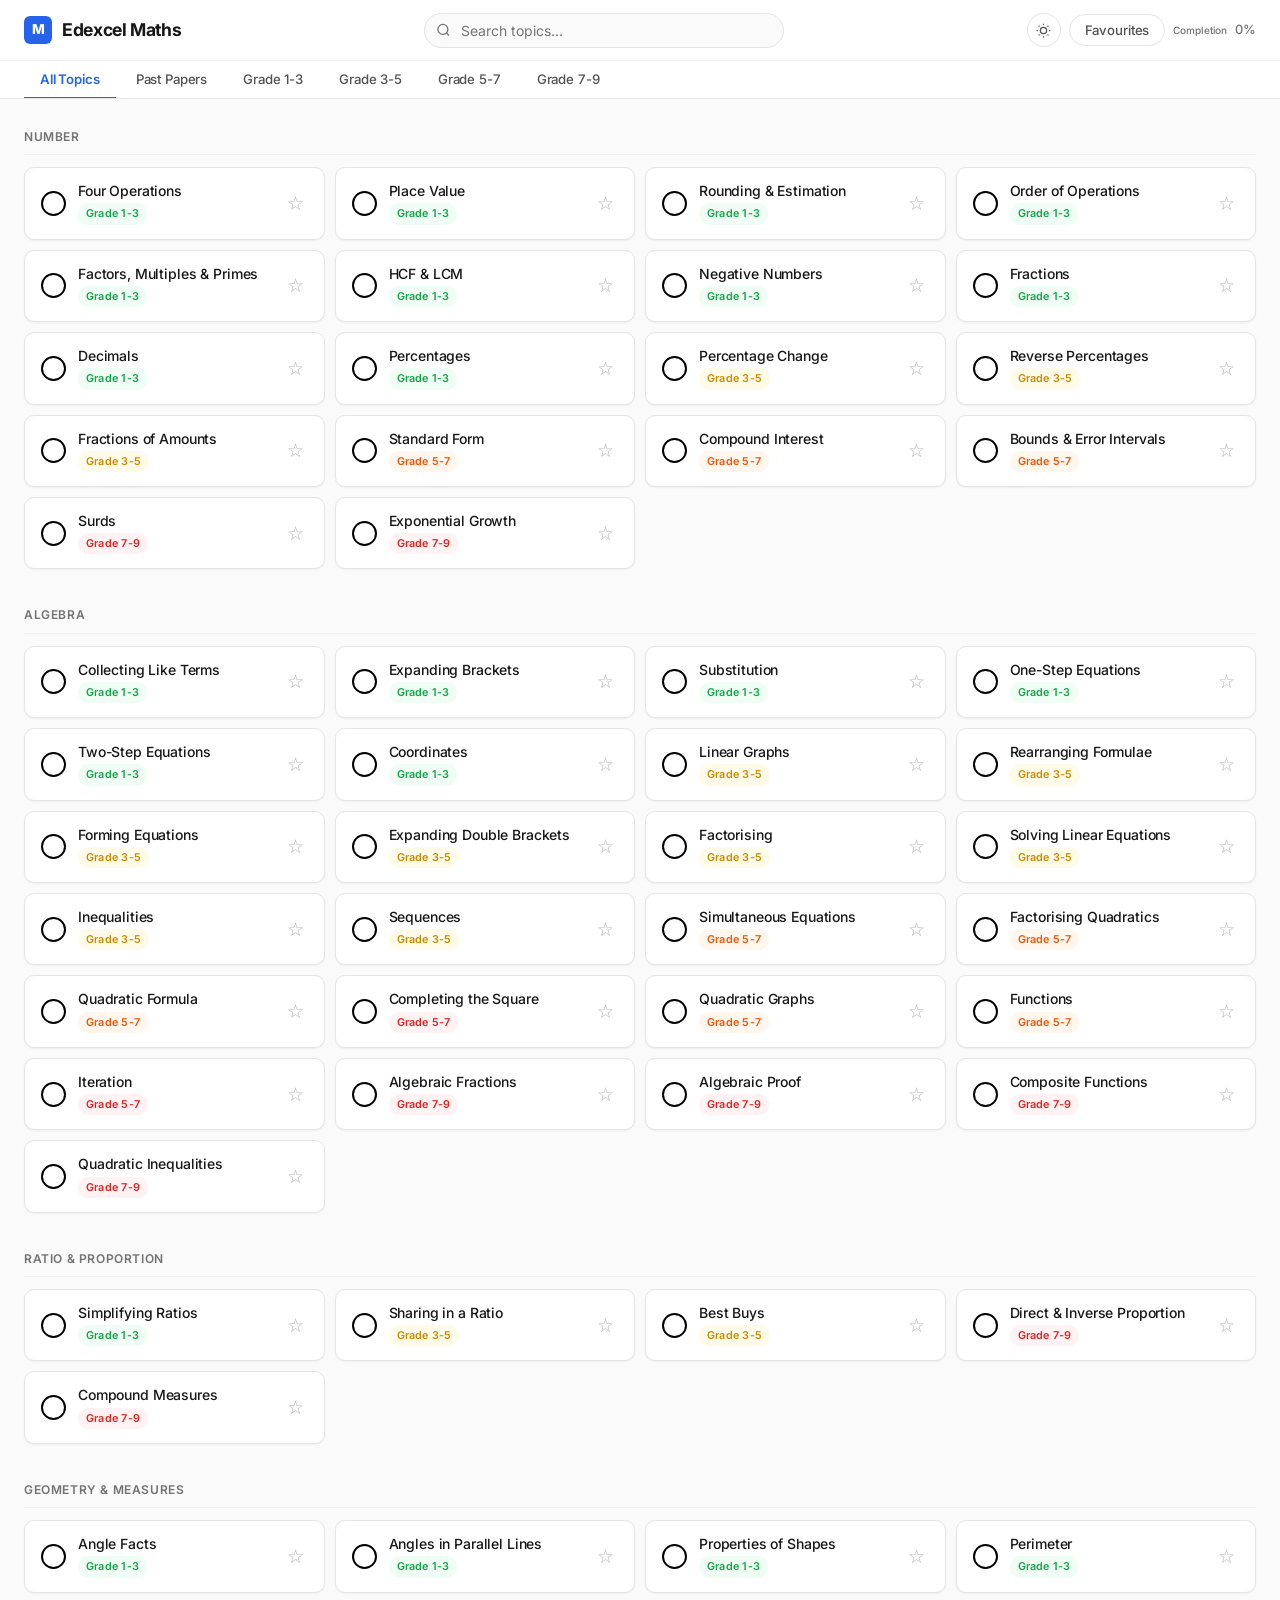
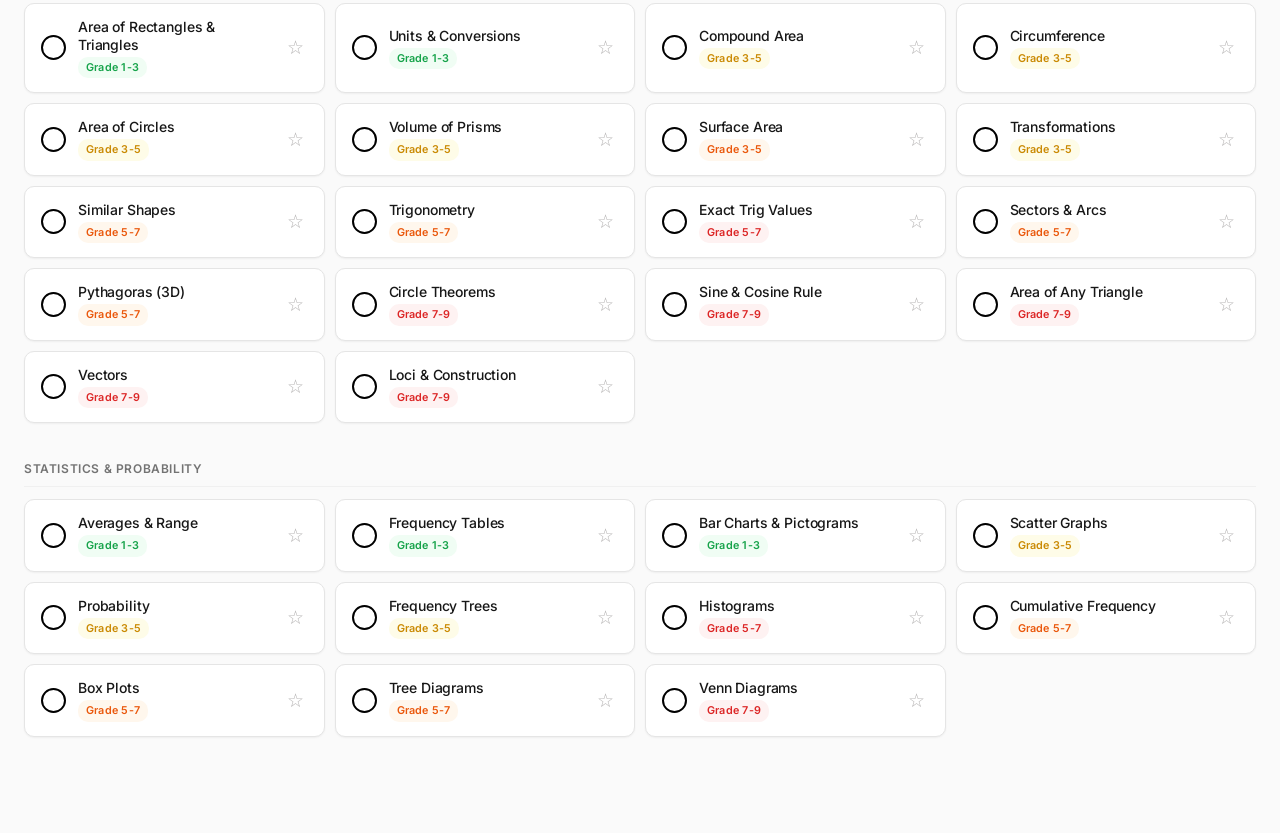
<file: test1.html>
<!DOCTYPE html>
<html lang="en" data-theme="light">
<head>
    <meta charset="UTF-8">
    <meta name="viewport" content="width=device-width, initial-scale=1.0">
    <title>Edexcel GCSE Mathematics | Revision Hub</title>
    <link rel="preconnect" href="https://fonts.googleapis.com">
    <link rel="preconnect" href="https://fonts.gstatic.com" crossorigin>
    <link href="https://fonts.googleapis.com/css2?family=Inter:wght@400;500;600;700;800&display=swap" rel="stylesheet">
    <style>
        :root {
            --bg: #fafafa;
            --surface: #ffffff;
            --surface-hover: #f5f5f5;
            --border: #e5e5e5;
            --border-light: #f0f0f0;
            --text: #171717;
            --text-secondary: #525252;
            --text-tertiary: #737373;
            --primary: #2563eb;
            --primary-hover: #1d4ed8;
            --primary-light: #eff6ff;
            --grade-easy: #16a34a;
            --grade-easy-bg: #f0fdf4;
            --grade-medium: #ca8a04;
            --grade-medium-bg: #fefce8;
            --grade-hard: #ea580c;
            --grade-hard-bg: #fff7ed;
            --grade-advanced: #dc2626;
            --grade-advanced-bg: #fef2f2;
            --shadow-sm: 0 1px 2px rgba(0, 0, 0, 0.05);
            --shadow-md: 0 4px 6px -1px rgba(0, 0, 0, 0.07), 0 2px 4px -2px rgba(0, 0, 0, 0.05);
            --shadow-lg: 0 10px 15px -3px rgba(0, 0, 0, 0.08), 0 4px 6px -4px rgba(0, 0, 0, 0.04);
            --radius-sm: 6px;
            --radius-md: 10px;
            --radius-lg: 16px;
            --radius-xl: 24px;
            --transition: 0.2s cubic-bezier(0.4, 0, 0.2, 1);
        }

        [data-theme="dark"] {
            --bg: #0a0a0a;
            --surface: #171717;
            --surface-hover: #1f1f1f;
            --border: #262626;
            --border-light: #1f1f1f;
            --text: #f5f5f5;
            --text-secondary: #a3a3a3;
            --text-tertiary: #737373;
            --primary: #3b82f6;
            --primary-hover: #2563eb;
            --primary-light: #1e293b;
            --grade-easy: #22c55e;
            --grade-easy-bg: #052e16;
            --grade-medium: #eab308;
            --grade-medium-bg: #422006;
            --grade-hard: #f97316;
            --grade-hard-bg: #431407;
            --grade-advanced: #ef4444;
            --grade-advanced-bg: #450a0a;
            --shadow-sm: 0 1px 2px rgba(0, 0, 0, 0.3);
            --shadow-md: 0 4px 6px -1px rgba(0, 0, 0, 0.4);
            --shadow-lg: 0 10px 15px -3px rgba(0, 0, 0, 0.5);
        }

        * { margin: 0; padding: 0; box-sizing: border-box; }

        body {
            font-family: 'Inter', -apple-system, BlinkMacSystemFont, sans-serif;
            background: var(--bg);
            color: var(--text);
            line-height: 1.6;
            transition: background var(--transition), color var(--transition);
            min-height: 100vh;
            -webkit-font-smoothing: antialiased;
            -moz-osx-font-smoothing: grayscale;
        }

        .header {
            background: var(--surface);
            border-bottom: 1px solid var(--border);
            position: sticky;
            top: 0;
            z-index: 100;
            backdrop-filter: blur(12px);
            -webkit-backdrop-filter: blur(12px);
            transition: background var(--transition), border-color var(--transition);
        }

        .header-container {
            max-width: 1280px;
            margin: 0 auto;
            padding: 0 24px;
            display: flex;
            align-items: center;
            justify-content: space-between;
            height: 60px;
            gap: 16px;
        }

        .logo {
            display: flex;
            align-items: center;
            gap: 10px;
            text-decoration: none;
            color: var(--text);
            font-weight: 700;
            font-size: 1.1rem;
            letter-spacing: -0.02em;
            flex-shrink: 0;
        }

        .logo-mark {
            width: 28px;
            height: 28px;
            background: var(--primary);
            border-radius: var(--radius-sm);
            display: flex;
            align-items: center;
            justify-content: center;
            color: #fff;
            font-weight: 800;
            font-size: 0.85rem;
        }

        .search-wrapper { flex: 1; max-width: 360px; position: relative; }

        .search-input {
            width: 100%;
            padding: 8px 14px 8px 36px;
            border: 1px solid var(--border);
            border-radius: 24px;
            background: var(--bg);
            color: var(--text);
            font-size: 0.875rem;
            font-family: inherit;
            transition: all var(--transition);
            outline: none;
        }

        .search-input:focus {
            border-color: var(--primary);
            box-shadow: 0 0 0 3px rgba(37, 99, 235, 0.1);
        }

        .search-icon {
            position: absolute;
            left: 12px;
            top: 50%;
            transform: translateY(-50%);
            color: var(--text-tertiary);
            pointer-events: none;
        }

        .header-actions { display: flex; align-items: center; gap: 8px; flex-shrink: 0; }

        .btn {
            padding: 7px 15px;
            border-radius: 20px;
            border: 1px solid var(--border);
            background: var(--surface);
            color: var(--text-secondary);
            cursor: pointer;
            font-weight: 500;
            font-size: 0.825rem;
            transition: all var(--transition);
            white-space: nowrap;
            font-family: inherit;
            letter-spacing: -0.01em;
        }

        .btn:hover { background: var(--surface-hover); color: var(--text); }

        .btn-icon {
            width: 34px;
            height: 34px;
            border-radius: 50%;
            display: flex;
            align-items: center;
            justify-content: center;
            padding: 0;
        }

        .progress-indicator {
            font-size: 0.8rem;
            color: var(--text-tertiary);
            font-weight: 500;
            letter-spacing: -0.01em;
        }

        .nav-bar {
            max-width: 1280px;
            margin: 0 auto;
            padding: 0 24px;
            display: flex;
            gap: 4px;
            overflow-x: auto;
            border-top: 1px solid var(--border-light);
        }

        .nav-item {
            padding: 10px 16px;
            border: none;
            background: transparent;
            cursor: pointer;
            font-weight: 500;
            font-size: 0.825rem;
            color: var(--text-secondary);
            transition: all var(--transition);
            white-space: nowrap;
            font-family: inherit;
            letter-spacing: -0.01em;
            border-bottom: 2px solid transparent;
            margin-bottom: -1px;
        }

        .nav-item:hover { color: var(--text); }

        .nav-item.active { color: var(--primary); border-bottom-color: var(--primary); font-weight: 600; }
        .nav-item.grade-easy.active { color: var(--grade-easy); border-bottom-color: var(--grade-easy); }
        .nav-item.grade-medium.active { color: var(--grade-medium); border-bottom-color: var(--grade-medium); }
        .nav-item.grade-hard.active { color: var(--grade-hard); border-bottom-color: var(--grade-hard); }
        .nav-item.grade-advanced.active { color: var(--grade-advanced); border-bottom-color: var(--grade-advanced); }

        .main-content { max-width: 1280px; margin: 0 auto; padding: 28px 24px 60px; }
        .category { margin-bottom: 36px; }

        .category-title {
            font-size: 0.75rem;
            font-weight: 600;
            text-transform: uppercase;
            letter-spacing: 0.05em;
            color: var(--text-tertiary);
            margin-bottom: 12px;
            padding-bottom: 8px;
            border-bottom: 1px solid var(--border-light);
        }

        .topic-grid { display: grid; grid-template-columns: repeat(auto-fill, minmax(280px, 1fr)); gap: 10px; }

        .topic-card {
            background: var(--surface);
            border: 1px solid var(--border);
            border-radius: var(--radius-md);
            padding: 14px 16px;
            cursor: pointer;
            transition: all var(--transition);
            display: flex;
            align-items: center;
            gap: 12px;
            box-shadow: var(--shadow-sm);
            position: relative;
        }

        .topic-card:hover { box-shadow: var(--shadow-md); border-color: #d4d4d4; transform: translateY(-1px); }
        [data-theme="dark"] .topic-card:hover { border-color: #404040; }
        .topic-card.completed { border-left: 3px solid var(--grade-easy); }

        .topic-check {
            width: 25px;
            height: 25px;
            border-radius: 50%;
            border: 2px solid #000;
            display: flex;
            align-items: center;
            justify-content: center;
            font-size: 0.6rem;
            flex-shrink: 0;
            transition: all var(--transition);
            cursor: pointer;
            color: transparent;
        }

        [data-theme="dark"] .topic-check { border: 2px solid #fff; }

        .topic-card.completed .topic-check {
            background: var(--grade-easy);
            border-color: var(--grade-easy);
            color: #fff;
        }

        .topic-check:hover { border-color: var(--grade-easy); }
        .topic-info { flex: 1; min-width: 0; }

        .topic-name {
            font-weight: 500;
            font-size: 0.875rem;
            color: var(--text);
            letter-spacing: -0.01em;
            line-height: 1.3;
        }

        .topic-meta { display: flex; gap: 8px; align-items: center; margin-top: 3px; }

        .grade-tag {
            font-size: 0.675rem;
            font-weight: 600;
            padding: 2px 8px;
            border-radius: 10px;
            letter-spacing: 0.02em;
        }

        .tag-easy { background: var(--grade-easy-bg); color: var(--grade-easy); }
        .tag-medium { background: var(--grade-medium-bg); color: var(--grade-medium); }
        .tag-hard { background: var(--grade-hard-bg); color: var(--grade-hard); }
        .tag-advanced { background: var(--grade-advanced-bg); color: var(--grade-advanced); }

        .favourite-btn {
            background: none;
            border: none;
            cursor: pointer;
            font-size: 1.2rem;
            color: #b4b2b2;
            padding: 4px;
            transition: color var(--transition);
            flex-shrink: 0;
        }

        [data-theme="dark"] .favourite-btn { color: #d4d4d4; }
        .favourite-btn.active { color: #eab308; }
        .favourite-btn:hover { color: #ca8a04; }

        .empty-state { text-align: center; padding: 80px 20px; color: var(--text-tertiary); }
        .empty-state h3 { font-weight: 600; color: var(--text-secondary); margin-bottom: 8px; }

        .pp-container { max-width: 700px; margin: 0 auto; }
        .pp-title { font-weight: 700; font-size: 1.5rem; letter-spacing: -0.02em; margin-bottom: 6px; }
        .pp-subtitle { color: var(--text-tertiary); margin-bottom: 28px; }
        .tier-grid { display: grid; grid-template-columns: 1fr 1fr; gap: 16px; }

        .tier-card {
            background: var(--surface);
            border: 1px solid var(--border);
            border-radius: var(--radius-lg);
            padding: 28px 24px;
            cursor: pointer;
            transition: all var(--transition);
            text-align: center;
            box-shadow: var(--shadow-sm);
        }

        .tier-card:hover { box-shadow: var(--shadow-lg); transform: translateY(-2px); }
        .tier-card h3 { font-weight: 700; font-size: 1.2rem; letter-spacing: -0.02em; margin-bottom: 4px; }
        .tier-card .tier-range { font-size: 0.8rem; color: var(--text-tertiary); margin-bottom: 12px; }

        .tier-card .tier-badge {
            display: inline-block;
            padding: 4px 12px;
            border-radius: 12px;
            font-weight: 600;
            font-size: 0.75rem;
        }

        .badge-higher { background: #eff6ff; color: #1d4ed8; }
        .badge-foundation { background: #f0fdf4; color: #15803d; }
        [data-theme="dark"] .badge-higher { background: #1e3a5f; color: #93c5fd; }
        [data-theme="dark"] .badge-foundation { background: #052e16; color: #6ee7b7; }

        .papers-grid { display: grid; grid-template-columns: repeat(3, 1fr); gap: 12px; margin-top: 8px; }

        .paper-card {
            background: var(--surface);
            border: 1px solid var(--border);
            border-radius: var(--radius-md);
            padding: 20px 16px;
            cursor: pointer;
            transition: all var(--transition);
            text-align: center;
            box-shadow: var(--shadow-sm);
        }

        .paper-card:hover { box-shadow: var(--shadow-md); border-color: var(--primary); transform: translateY(-1px); }
        .paper-card h4 { font-weight: 600; font-size: 0.95rem; }
        .paper-card .paper-type { font-size: 0.75rem; color: var(--text-tertiary); margin-top: 2px; }

        .back-link {
            display: inline-flex;
            align-items: center;
            gap: 8px;
            font-weight: 500;
            color: var(--primary);
            cursor: pointer;
            background: none;
            border: none;
            font-size: 0.875rem;
            font-family: inherit;
            margin-bottom: 20px;
            transition: opacity var(--transition);
            padding: 0;
        }

        .back-link:hover { opacity: 0.7; }
        .back-link svg { flex-shrink: 0; }

        .modal-overlay {
            position: fixed;
            inset: 0;
            background: rgba(0, 0, 0, 0.5);
            z-index: 200;
            display: flex;
            align-items: center;
            justify-content: center;
            padding: 20px;
            backdrop-filter: blur(4px);
            -webkit-backdrop-filter: blur(4px);
        }

        .modal {
            background: var(--surface);
            border-radius: var(--radius-xl);
            max-width: 820px;
            width: 100%;
            max-height: 85vh;
            overflow-y: auto;
            padding: 28px 30px;
            position: relative;
            box-shadow: 0 25px 60px rgba(0, 0, 0, 0.25);
            border: 1px solid var(--border);
        }

        .modal-close {
            position: absolute;
            top: 16px;
            right: 20px;
            background: none;
            border: none;
            cursor: pointer;
            color: var(--text-tertiary);
            width: 32px;
            height: 32px;
            border-radius: 50%;
            display: flex;
            align-items: center;
            justify-content: center;
            transition: all var(--transition);
            padding: 0;
        }

        .modal-close:hover { background: var(--surface-hover); color: var(--text); }
        .modal h2 { font-weight: 700; font-size: 1.4rem; letter-spacing: -0.02em; margin-bottom: 2px; }

        .modal .modal-subtitle {
            color: var(--text-tertiary);
            font-size: 0.85rem;
            margin-bottom: 16px;
            display: flex;
            align-items: center;
            gap: 8px;
            flex-wrap: wrap;
        }

        .tab-nav { display: flex; gap: 2px; border-bottom: 1px solid var(--border); margin-bottom: 20px; flex-wrap: wrap; }

        .tab-btn {
            padding: 9px 16px;
            border: none;
            background: transparent;
            cursor: pointer;
            font-weight: 500;
            color: var(--text-tertiary);
            font-size: 0.825rem;
            font-family: inherit;
            border-bottom: 2px solid transparent;
            margin-bottom: -1px;
            transition: all var(--transition);
        }

        .tab-btn.active { color: var(--primary); border-bottom-color: var(--primary); font-weight: 600; }
        .content-block { margin-bottom: 18px; }
        .content-block h4 { font-weight: 600; font-size: 0.9rem; margin-bottom: 6px; color: var(--text); }
        .content-block ul { padding-left: 18px; }
        .content-block li { margin-bottom: 4px; font-size: 0.875rem; color: var(--text-secondary); }
        .content-block p { font-size: 0.875rem; color: var(--text-secondary); }

        .example-box {
            background: var(--surface-hover);
            border-radius: var(--radius-md);
            padding: 14px 16px;
            margin-bottom: 10px;
            border-left: 3px solid var(--primary);
            font-size: 0.875rem;
        }

        .question-item {
            background: var(--surface);
            border: 1px solid var(--border);
            border-radius: var(--radius-md);
            padding: 14px 16px;
            margin-bottom: 8px;
            font-size: 0.875rem;
        }

        .working-area {
            border: 2px dashed var(--border);
            border-radius: var(--radius-sm);
            min-height: 60px;
            margin-top: 8px;
            padding: 10px;
            color: var(--text-tertiary);
            font-style: italic;
            font-size: 0.8rem;
        }

        .mark-scheme-block {
            background: #fefce8;
            border-radius: var(--radius-md);
            padding: 14px 16px;
            margin-bottom: 8px;
            font-size: 0.85rem;
            border: 1px solid #fde68a;
        }

        [data-theme="dark"] .mark-scheme-block { background: #1a1a0a; border-color: #5c4f1a; }
        .hidden { display: none !important; }

        @media (max-width: 768px) {
            .topic-grid { grid-template-columns: 1fr; }
            .tier-grid { grid-template-columns: 1fr; }
            .papers-grid { grid-template-columns: 1fr; }
            .header-container { flex-wrap: wrap; height: auto; padding: 10px 16px; gap: 8px; }
            .search-wrapper { order: 3; max-width: 100%; flex: 1 1 100%; }
            .modal { padding: 20px 16px; max-height: 90vh; }
            .nav-bar { padding: 0 12px; }
            .nav-item { padding: 8px 12px; font-size: 0.75rem; }
            .tab-btn { padding: 8px 10px; font-size: 0.75rem; }
        }
    </style>
</head>
<body>
    <header class="header">
        <div class="header-container">
            <a href="#" class="logo" onclick="navigateTo('topics'); showGrade('all')">
                <span class="logo-mark">M</span>Edexcel Maths
            </a>
            <div class="search-wrapper">
                <svg class="search-icon" width="15" height="15" viewBox="0 0 24 24" fill="none" stroke="currentColor" stroke-width="2"><circle cx="11" cy="11" r="8"/><line x1="21" y1="21" x2="16.65" y2="16.65"/></svg>
                <input type="text" class="search-input" id="searchInput" placeholder="Search topics..." oninput="handleSearch()">
            </div>
            <div class="header-actions">
                <button class="btn btn-icon" onclick="toggleTheme()" title="Toggle theme" aria-label="Toggle dark mode">
                    <svg width="15" height="15" viewBox="0 0 24 24" fill="none" stroke="currentColor" stroke-width="2"><circle cx="12" cy="12" r="5"/><path d="M12 1v2M12 21v2M4.22 4.22l1.42 1.42M18.36 18.36l1.42 1.42M1 12h2M21 12h2M4.22 19.78l1.42-1.42M18.36 5.64l1.42-1.42"/></svg>
                </button>
                <button class="btn" onclick="showFavourites()">Favourites</button>
                <span style="font-size:x-small" class="progress-indicator">Completion</span><span class="progress-indicator" id="progressLabel">0%</span>
            </div>
        </div>
        <nav class="nav-bar" id="mainNav">
            <button class="nav-item active" data-view="topics" onclick="navigateTo('topics'); showGrade('all')">All Topics</button>
            <button class="nav-item" data-view="pastpapers" onclick="navigateTo('pastpapers')">Past Papers</button>
            <button class="nav-item grade-easy" data-view="grade-1-3" onclick="navigateTo('topics'); showGrade('1-3')">Grade 1-3</button>
            <button class="nav-item grade-medium" data-view="grade-3-5" onclick="navigateTo('topics'); showGrade('3-5')">Grade 3-5</button>
            <button class="nav-item grade-hard" data-view="grade-5-7" onclick="navigateTo('topics'); showGrade('5-7')">Grade 5-7</button>
            <button class="nav-item grade-advanced" data-view="grade-7-9" onclick="navigateTo('topics'); showGrade('7-9')">Grade 7-9</button>
        </nav>
    </header>
    <main class="main-content" id="mainContent"></main>
    <div id="modalOverlay" class="modal-overlay hidden">
        <div class="modal" id="modalContent"></div>
    </div>
    <script>
        const topicDatabase = [
            { id: 'four-ops', name: 'Four Operations', category: 'Number', grade: '1-3', gradeNum: 1 },
            { id: 'place-value', name: 'Place Value', category: 'Number', grade: '1-3', gradeNum: 1 },
            { id: 'rounding', name: 'Rounding & Estimation', category: 'Number', grade: '1-3', gradeNum: 1 },
            { id: 'bidmas', name: 'Order of Operations', category: 'Number', grade: '1-3', gradeNum: 1 },
            { id: 'factors', name: 'Factors, Multiples & Primes', category: 'Number', grade: '1-3', gradeNum: 1 },
            { id: 'hcf-lcm', name: 'HCF & LCM', category: 'Number', grade: '1-3', gradeNum: 2 },
            { id: 'negatives', name: 'Negative Numbers', category: 'Number', grade: '1-3', gradeNum: 1 },
            { id: 'fractions-basic', name: 'Fractions', category: 'Number', grade: '1-3', gradeNum: 2 },
            { id: 'decimals', name: 'Decimals', category: 'Number', grade: '1-3', gradeNum: 1 },
            { id: 'percentages-basic', name: 'Percentages', category: 'Number', grade: '1-3', gradeNum: 2 },
            { id: 'ratio-simple', name: 'Simplifying Ratios', category: 'Ratio', grade: '1-3', gradeNum: 2 },
            { id: 'collect-terms', name: 'Collecting Like Terms', category: 'Algebra', grade: '1-3', gradeNum: 1 },
            { id: 'expand-single', name: 'Expanding Brackets', category: 'Algebra', grade: '1-3', gradeNum: 2 },
            { id: 'substitution', name: 'Substitution', category: 'Algebra', grade: '1-3', gradeNum: 2 },
            { id: 'one-step-eq', name: 'One-Step Equations', category: 'Algebra', grade: '1-3', gradeNum: 1 },
            { id: 'two-step-eq', name: 'Two-Step Equations', category: 'Algebra', grade: '1-3', gradeNum: 2 },
            { id: 'coordinates', name: 'Coordinates', category: 'Algebra', grade: '1-3', gradeNum: 1 },
            { id: 'angle-facts', name: 'Angle Facts', category: 'Geometry', grade: '1-3', gradeNum: 1 },
            { id: 'parallel-lines', name: 'Angles in Parallel Lines', category: 'Geometry', grade: '1-3', gradeNum: 2 },
            { id: 'shape-props', name: 'Properties of Shapes', category: 'Geometry', grade: '1-3', gradeNum: 1 },
            { id: 'perimeter', name: 'Perimeter', category: 'Geometry', grade: '1-3', gradeNum: 1 },
            { id: 'area-rect', name: 'Area of Rectangles & Triangles', category: 'Geometry', grade: '1-3', gradeNum: 2 },
            { id: 'units', name: 'Units & Conversions', category: 'Geometry', grade: '1-3', gradeNum: 1 },
            { id: 'averages', name: 'Averages & Range', category: 'Statistics', grade: '1-3', gradeNum: 2 },
            { id: 'frequency-tables', name: 'Frequency Tables', category: 'Statistics', grade: '1-3', gradeNum: 2 },
            { id: 'bar-charts', name: 'Bar Charts & Pictograms', category: 'Statistics', grade: '1-3', gradeNum: 1 },
            { id: 'pct-inc-dec', name: 'Percentage Change', category: 'Number', grade: '3-5', gradeNum: 3 },
            { id: 'reverse-pct', name: 'Reverse Percentages', category: 'Number', grade: '3-5', gradeNum: 4 },
            { id: 'fraction-of-amount', name: 'Fractions of Amounts', category: 'Number', grade: '3-5', gradeNum: 3 },
            { id: 'sharing-ratio', name: 'Sharing in a Ratio', category: 'Ratio', grade: '3-5', gradeNum: 3 },
            { id: 'best-buys', name: 'Best Buys', category: 'Ratio', grade: '3-5', gradeNum: 4 },
            { id: 'linear-graphs', name: 'Linear Graphs', category: 'Algebra', grade: '3-5', gradeNum: 4 },
            { id: 'rearranging', name: 'Rearranging Formulae', category: 'Algebra', grade: '3-5', gradeNum: 4 },
            { id: 'forming-expr', name: 'Forming Equations', category: 'Algebra', grade: '3-5', gradeNum: 3 },
            { id: 'expand-double', name: 'Expanding Double Brackets', category: 'Algebra', grade: '3-5', gradeNum: 4 },
            { id: 'factorising', name: 'Factorising', category: 'Algebra', grade: '3-5', gradeNum: 4 },
            { id: 'solving-linear', name: 'Solving Linear Equations', category: 'Algebra', grade: '3-5', gradeNum: 3 },
            { id: 'inequalities', name: 'Inequalities', category: 'Algebra', grade: '3-5', gradeNum: 4 },
            { id: 'sequences', name: 'Sequences', category: 'Algebra', grade: '3-5', gradeNum: 3 },
            { id: 'compound-area', name: 'Compound Area', category: 'Geometry', grade: '3-5', gradeNum: 3 },
            { id: 'circumference', name: 'Circumference', category: 'Geometry', grade: '3-5', gradeNum: 4 },
            { id: 'area-circles', name: 'Area of Circles', category: 'Geometry', grade: '3-5', gradeNum: 4 },
            { id: 'volume-prisms', name: 'Volume of Prisms', category: 'Geometry', grade: '3-5', gradeNum: 4 },
            { id: 'surface-area', name: 'Surface Area', category: 'Geometry', grade: '3-5', gradeNum: 5 },
            { id: 'transformations', name: 'Transformations', category: 'Geometry', grade: '3-5', gradeNum: 4 },
            { id: 'scatter-graphs', name: 'Scatter Graphs', category: 'Statistics', grade: '3-5', gradeNum: 3 },
            { id: 'probability-basic', name: 'Probability', category: 'Statistics', grade: '3-5', gradeNum: 3 },
            { id: 'frequency-trees', name: 'Frequency Trees', category: 'Statistics', grade: '3-5', gradeNum: 4 },
            { id: 'standard-form', name: 'Standard Form', category: 'Number', grade: '5-7', gradeNum: 5 },
            { id: 'compound-interest', name: 'Compound Interest', category: 'Number', grade: '5-7', gradeNum: 6 },
            { id: 'bounds', name: 'Bounds & Error Intervals', category: 'Number', grade: '5-7', gradeNum: 6 },
            { id: 'simultaneous', name: 'Simultaneous Equations', category: 'Algebra', grade: '5-7', gradeNum: 6 },
            { id: 'quadratics-factor', name: 'Factorising Quadratics', category: 'Algebra', grade: '5-7', gradeNum: 5 },
            { id: 'quadratic-formula', name: 'Quadratic Formula', category: 'Algebra', grade: '5-7', gradeNum: 6 },
            { id: 'completing-square', name: 'Completing the Square', category: 'Algebra', grade: '5-7', gradeNum: 7 },
            { id: 'quadratic-graphs', name: 'Quadratic Graphs', category: 'Algebra', grade: '5-7', gradeNum: 6 },
            { id: 'functions-basic', name: 'Functions', category: 'Algebra', grade: '5-7', gradeNum: 6 },
            { id: 'iteration', name: 'Iteration', category: 'Algebra', grade: '5-7', gradeNum: 7 },
            { id: 'similar-shapes', name: 'Similar Shapes', category: 'Geometry', grade: '5-7', gradeNum: 6 },
            { id: 'trigonometry', name: 'Trigonometry', category: 'Geometry', grade: '5-7', gradeNum: 6 },
            { id: 'exact-trig', name: 'Exact Trig Values', category: 'Geometry', grade: '5-7', gradeNum: 7 },
            { id: 'sectors-arcs', name: 'Sectors & Arcs', category: 'Geometry', grade: '5-7', gradeNum: 6 },
            { id: 'pythagoras-3d', name: 'Pythagoras (3D)', category: 'Geometry', grade: '5-7', gradeNum: 6 },
            { id: 'histograms', name: 'Histograms', category: 'Statistics', grade: '5-7', gradeNum: 7 },
            { id: 'cumulative-freq', name: 'Cumulative Frequency', category: 'Statistics', grade: '5-7', gradeNum: 6 },
            { id: 'box-plots', name: 'Box Plots', category: 'Statistics', grade: '5-7', gradeNum: 6 },
            { id: 'tree-diagrams', name: 'Tree Diagrams', category: 'Statistics', grade: '5-7', gradeNum: 6 },
            { id: 'surds', name: 'Surds', category: 'Number', grade: '7-9', gradeNum: 8 },
            { id: 'exponential', name: 'Exponential Growth', category: 'Number', grade: '7-9', gradeNum: 8 },
            { id: 'algebraic-fractions', name: 'Algebraic Fractions', category: 'Algebra', grade: '7-9', gradeNum: 8 },
            { id: 'proof', name: 'Algebraic Proof', category: 'Algebra', grade: '7-9', gradeNum: 9 },
            { id: 'functions-advanced', name: 'Composite Functions', category: 'Algebra', grade: '7-9', gradeNum: 8 },
            { id: 'quadratic-inequalities', name: 'Quadratic Inequalities', category: 'Algebra', grade: '7-9', gradeNum: 8 },
            { id: 'circle-theorems', name: 'Circle Theorems', category: 'Geometry', grade: '7-9', gradeNum: 8 },
            { id: 'sine-cosine-rule', name: 'Sine & Cosine Rule', category: 'Geometry', grade: '7-9', gradeNum: 8 },
            { id: 'area-non-right', name: 'Area of Any Triangle', category: 'Geometry', grade: '7-9', gradeNum: 7 },
            { id: 'vectors', name: 'Vectors', category: 'Geometry', grade: '7-9', gradeNum: 8 },
            { id: 'loci', name: 'Loci & Construction', category: 'Geometry', grade: '7-9', gradeNum: 7 },
            { id: 'direct-proportion', name: 'Direct & Inverse Proportion', category: 'Ratio', grade: '7-9', gradeNum: 8 },
            { id: 'compound-measures', name: 'Compound Measures', category: 'Ratio', grade: '7-9', gradeNum: 7 },
            { id: 'venn-diagrams', name: 'Venn Diagrams', category: 'Statistics', grade: '7-9', gradeNum: 7 }
        ];
        const categoryDisplay = {
            'Number': 'Number', 'Algebra': 'Algebra', 'Ratio': 'Ratio & Proportion',
            'Geometry': 'Geometry & Measures', 'Statistics': 'Statistics & Probability'
        };
        const categoryOrder = ['Number', 'Algebra', 'Ratio & Proportion', 'Geometry & Measures', 'Statistics & Probability'];
        let completed = JSON.parse(localStorage.getItem('gcse_completed') || '{}');
        let favourites = JSON.parse(localStorage.getItem('gcse_favourites') || '{}');
        let currentGrade = 'all';
        let currentView = 'topics';
        let searchTerm = '';
        let ppState = 'tiers';

        function save() {
            localStorage.setItem('gcse_completed', JSON.stringify(completed));
            localStorage.setItem('gcse_favourites', JSON.stringify(favourites));
        }
        function updateProgress() {
            const done = Object.values(completed).filter(v => v).length;
            const pct = Math.round((done / topicDatabase.length) * 100);
            document.getElementById('progressLabel').textContent = pct + '%';
        }
        function toggleComplete(id) { completed[id] = !completed[id]; save(); updateProgress(); render(); }
        function toggleFavourite(id) { favourites[id] = !favourites[id]; save(); render(); }
        function handleSearch() { searchTerm = document.getElementById('searchInput').value.toLowerCase().trim(); render(); }
        function navigateTo(view) {
            currentView = view;
            if (view === 'pastpapers') ppState = 'tiers';
            updateNavHighlight(); render();
        }
        function showGrade(grade) { currentGrade = grade; currentView = 'topics'; updateNavHighlight(); render(); }
        function showFavourites() { currentGrade = 'favourites'; currentView = 'topics'; updateNavHighlight(); render(); }
        function updateNavHighlight() {
            document.querySelectorAll('.nav-item').forEach(el => el.classList.remove('active'));
            if (currentView === 'pastpapers') document.querySelector('[data-view="pastpapers"]')?.classList.add('active');
            else if (currentGrade === 'all' || currentGrade === 'favourites') document.querySelector('[data-view="topics"]')?.classList.add('active');
            else {
                const map = { '1-3': 'grade-1-3', '3-5': 'grade-3-5', '5-7': 'grade-5-7', '7-9': 'grade-7-9' };
                document.querySelector(`[data-view="${map[currentGrade]}"]`)?.classList.add('active');
            }
        }
        function getFilteredTopics() {
            let topics = [...topicDatabase];
            if (currentGrade === 'favourites') topics = topics.filter(t => favourites[t.id]);
            else if (currentGrade !== 'all') topics = topics.filter(t => t.grade === currentGrade);
            if (searchTerm) topics = topics.filter(t => t.name.toLowerCase().includes(searchTerm) || t.category.toLowerCase().includes(searchTerm) || t.grade.includes(searchTerm));
            return topics;
        }
        function renderTopics() {
            const main = document.getElementById('mainContent');
            const topics = getFilteredTopics();
            if (!topics.length) {
                main.innerHTML = '<div class="empty-state"><h3>No topics found</h3><p>Try a different search or filter.</p></div>';
                updateProgress(); return;
            }
            const grouped = {};
            categoryOrder.forEach(c => grouped[c] = []);
            topics.forEach(t => {
                const cat = categoryDisplay[t.category] || 'Number';
                if (grouped[cat]) grouped[cat].push(t);
            });
            let html = '';
            for (const [cat, items] of Object.entries(grouped)) {
                if (!items.length) continue;
                html += '<section class="category"><div class="category-title">' + cat + '</div><div class="topic-grid">';
                items.forEach(t => {
                    const tagClass = t.gradeNum <= 2 ? 'tag-easy' : t.gradeNum <= 4 ? 'tag-medium' : t.gradeNum <= 6 ? 'tag-hard' : 'tag-advanced';
                    html += '<div class="topic-card ' + (completed[t.id] ? 'completed' : '') + '" onclick="openTopicModal(\'' + t.id + '\')">' +
                        '<div class="topic-check" onclick="event.stopPropagation();toggleComplete(\'' + t.id + '\')">' + (completed[t.id] ? '&#10003;' : '') + '</div>' +
                        '<div class="topic-info"><div class="topic-name">' + t.name + '</div>' +
                        '<div class="topic-meta"><span class="grade-tag ' + tagClass + '">Grade ' + t.grade + '</span></div></div>' +
                        '<button class="favourite-btn ' + (favourites[t.id] ? 'active' : '') + '" onclick="event.stopPropagation();toggleFavourite(\'' + t.id + '\')">' + (favourites[t.id] ? '★' : '☆') + '</button>' +
                        '</div>';
                });
                html += '</div></section>';
            }
            main.innerHTML = html;
            updateProgress();
        }
        function renderPastPapers() {
            const main = document.getElementById('mainContent');
            if (ppState === 'tiers') {
                main.innerHTML = '<div class="pp-container"><h2 class="pp-title">Past Papers</h2>' +
                    '<p class="pp-subtitle">Select a tier to access Edexcel GCSE Mathematics papers with mark schemes and worked solutions.</p>' +
                    '<div class="tier-grid">' +
                    '<div class="tier-card" onclick="ppState=\'foundation\';renderPastPapers()"><h3>Foundation Tier</h3><span class="tier-badge badge-foundation">Grades 1–5</span><p class="tier-range">Papers 1, 2 & 3</p></div>' +
                    '<div class="tier-card" onclick="ppState=\'higher\';renderPastPapers()"><h3>Higher Tier</h3><span class="tier-badge badge-higher">Grades 4–9</span><p class="tier-range">Papers 1, 2 & 3</p></div>' +
                    '</div></div>';
            } else if (ppState === 'higher' || ppState === 'foundation') {
                const label = ppState === 'higher' ? 'Higher' : 'Foundation';
                main.innerHTML = '<div class="pp-container">' +
                    '<button class="back-link" onclick="ppState=\'tiers\';renderPastPapers()"><svg width="16" height="16" viewBox="0 0 24 24" fill="none" stroke="currentColor" stroke-width="2" stroke-linecap="round" stroke-linejoin="round"><polyline points="15 18 9 12 15 6"/></svg>Back to tiers</button>' +
                    '<h2 class="pp-title">' + label + ' Tier</h2><p class="pp-subtitle">Select a paper to view questions, mark scheme and worked solutions.</p>' +
                    '<div class="papers-grid">' +
                    '<div class="paper-card" onclick="openPastPaper(\'' + ppState + '\',1)"><h4>Paper 1</h4><p class="paper-type">Non-Calculator</p></div>' +
                    '<div class="paper-card" onclick="openPastPaper(\'' + ppState + '\',2)"><h4>Paper 2</h4><p class="paper-type">Calculator</p></div>' +
                    '<div class="paper-card" onclick="openPastPaper(\'' + ppState + '\',3)"><h4>Paper 3</h4><p class="paper-type">Calculator</p></div>' +
                    '</div></div>';
            }
        }
        function render() { if (currentView === 'pastpapers') renderPastPapers(); else renderTopics(); }
        function openPastPaper(tier, num) {
            const overlay = document.getElementById('modalOverlay');
            const modal = document.getElementById('modalContent');
            const label = tier === 'higher' ? 'Higher' : 'Foundation';
            const calc = num === 1 ? 'Non-Calculator' : 'Calculator';
            overlay.classList.remove('hidden');
            modal.innerHTML = '<button class="modal-close" onclick="closeModal()"><svg width="18" height="18" viewBox="0 0 24 24" fill="none" stroke="currentColor" stroke-width="2" stroke-linecap="round" stroke-linejoin="round"><line x1="18" y1="6" x2="6" y2="18"/><line x1="6" y1="6" x2="18" y2="18"/></svg></button>' +
                '<h2>' + label + ' Tier — Paper ' + num + '</h2><p class="modal-subtitle">' + calc + ' · 80 marks · 1 hour 30 minutes</p>' +
                '<div class="tab-nav">' +
                '<button class="tab-btn active" data-tab="questions">Questions</button>' +
                '<button class="tab-btn" data-tab="markscheme">Mark Scheme</button>' +
                '<button class="tab-btn" data-tab="worked">Worked Solutions</button>' +
                '</div>' +
                '<div class="tab-panel" data-tab="questions"></div>' +
                '<div class="tab-panel hidden" data-tab="markscheme"></div>' +
                '<div class="tab-panel hidden" data-tab="worked"></div>';
            setupTabs(modal);
        }
        function openTopicModal(id) {
            const t = topicDatabase.find(x => x.id === id);
            if (!t) return;
            const overlay = document.getElementById('modalOverlay');
            const modal = document.getElementById('modalContent');
            const tagClass = t.gradeNum <= 2 ? 'tag-easy' : t.gradeNum <= 4 ? 'tag-medium' : t.gradeNum <= 6 ? 'tag-hard' : 'tag-advanced';
            overlay.classList.remove('hidden');
            modal.innerHTML = '<button class="modal-close" onclick="closeModal()"><svg width="18" height="18" viewBox="0 0 24 24" fill="none" stroke="currentColor" stroke-width="2" stroke-linecap="round" stroke-linejoin="round"><line x1="18" y1="6" x2="6" y2="18"/><line x1="6" y1="6" x2="18" y2="18"/></svg></button>' +
                '<h2>' + t.name + '</h2><p class="modal-subtitle"><span class="grade-tag ' + tagClass + '">Grade ' + t.grade + '</span> · ' + (categoryDisplay[t.category] || t.category) + '</p>' +
                '<div class="tab-nav">' +
                '<button class="tab-btn active" data-tab="learn">Learn</button>' +
                '<button class="tab-btn" data-tab="examples">Worked Examples</button>' +
                '<button class="tab-btn" data-tab="exam">Exam Questions</button>' +
                '<button class="tab-btn" data-tab="markscheme">Mark Scheme</button>' +
                '</div>' +
                '<div class="tab-panel" data-tab="learn">' + generateLearn(t) + '</div>' +
                '<div class="tab-panel hidden" data-tab="examples"></div>' +
                '<div class="tab-panel hidden" data-tab="exam"></div>' +
                '<div class="tab-panel hidden" data-tab="markscheme"></div>';
            setupTabs(modal);
        }
        function generateLearn(t) {
            const content = {
                'four-ops': { objectives: '<li>Add, subtract, multiply and divide whole numbers and decimals accurately</li><li>Use column methods for addition and subtraction with numbers up to 4 digits</li><li>Multiply by single-digit and two-digit numbers using formal written methods</li><li>Divide numbers using short division and long division, interpreting remainders appropriately</li>', concepts: '<p>On the Edexcel Foundation paper, the four operations underpin almost every question. You must be fluent in formal written methods (column addition, column subtraction, short multiplication, long multiplication, short division and long division). You should also understand the commutative, associative and distributive laws, and know that subtraction and division are not commutative. Questions often embed these operations within word problems involving money, measures and real-life contexts.</p>', mistakes: '<li>Forgetting to carry or regroup correctly in column addition and subtraction</li><li>Misaligning place value columns when multiplying by two-digit numbers</li><li>Giving a decimal remainder instead of a remainder in context (e.g. "how many full buses")</li><li>Multiplying by powers of 10 incorrectly by adding/missing zeros</li>', guidance: '<p>Show all steps of your working — method marks are available even if the final answer is incorrect. In worded problems, read carefully to decide which operation is needed. When dividing, check whether the question expects a remainder, a decimal answer or a fraction. On the non-calculator paper, practise mental arithmetic with integers and decimals to build speed and accuracy.</p>' },
                'place-value': { objectives: '<li>Understand the value of each digit in whole numbers and decimals</li><li>Multiply and divide whole numbers and decimals by 10, 100 and 1000</li><li>Order and compare numbers including decimals and measures</li><li>Write numbers in words and figures correctly</li>', concepts: '<p>Place value is foundational for all number work in Edexcel GCSE. You need to know column headings from millions down to thousandths, and understand that moving digits left multiplies by 10 and moving right divides by 10. This topic links directly to ordering decimals, converting between units (metric), and understanding the effect of multiplying/dividing by powers of 10. Edexcel often tests this through "write the value of the digit 7 in 3.47" or ordering a mixed list of decimals, fractions and percentages.</p>', mistakes: '<li>Confusing tenths with tens, hundredths with hundreds etc.</li><li>Moving the decimal point instead of moving the digits when multiplying by powers of 10</li><li>Incorrectly placing zeros as placeholders (e.g. 3.4 × 100 = 3.400)</li><li>Misreading numbers written in words</li>', guidance: '<p>Always think in terms of digits moving relative to the decimal point, not "adding zeros". Use a place value grid when ordering numbers. Edexcel markschemes accept equivalent forms, but questions sometimes specify "write your answer as a decimal" — read the instruction carefully.</p>' },
                'rounding': { objectives: '<li>Round numbers to a given number of decimal places or significant figures</li><li>Estimate answers to calculations by rounding first</li><li>Use estimation to check the reasonableness of answers</li><li>Apply rounding in context, including money and measurement</li>', concepts: '<p>Edexcel requires rounding to decimal places (dp) and significant figures (sf). For decimal places, look at the digit immediately after the required number of decimal places; if it is 5 or more, round up. For significant figures, start counting from the first non-zero digit. Estimation is a key skill — round each number to 1 significant figure, then perform the calculation. Edexcel often includes "estimate the value of..." questions on both calculator and non-calculator papers, and also uses "is this answer sensible?" style questions that rely on estimation.</p>', mistakes: '<li>Rounding 5.45 to 1 dp as 5.4 instead of 5.5 — forgetting the rule "5 rounds up"</li><li>Confusing decimal places with significant figures</li><li>Not writing enough zeros when rounding large numbers to significant figures (e.g. 47,856 to 2 sf = 48,000)</li><li>Estimating with inconsistent degrees of rounding</li>', guidance: '<p>Underline the cut-off digit to help focus on the correct position. In estimation questions, you must show the rounded values used — there are marks for correct rounding even if the final multiplication/division contains an error. Edexcel markschemes typically accept any correct rounding, but the simplest method is to round each number to 1 sf.</p>' },
                'bidmas': { objectives: '<li>Apply the correct order of operations: Brackets, Indices, Division, Multiplication, Addition, Subtraction</li><li>Evaluate expressions involving brackets and indices</li><li>Use the order of operations with integers, decimals and fractions</li><li>Insert brackets to make statements true</li>', concepts: '<p>BIDMAS (or BODMAS) determines the sequence for evaluating calculations. Division and multiplication have equal priority and are evaluated left to right, as are addition and subtraction. This is a common Edexcel Foundation topic, frequently appearing as a standalone 1- or 2-mark question, but also embedded within larger number problems. Understanding BIDMAS is essential for correct calculator use — the calculator follows these rules automatically.</p>', mistakes: '<li>Always doing addition before subtraction (they are equal priority — work left to right)</li><li>Forgetting that multiplication and division are equal priority</li><li>Missing the effect of brackets, especially nested brackets</li><li>Misapplying BIDMAS with negative numbers (e.g. -3² vs (-3)²)</li>', guidance: '<p>Write out each step clearly, showing the intermediate result. Edexcel awards method marks for correct steps even if a later arithmetic error occurs. When brackets are present, simplify inside the brackets first. On the calculator paper, you can use the calculator to check, but you must know BIDMAS for the non-calculator paper.</p>' },
                'factors': { objectives: '<li>Find all factor pairs of a given number</li><li>Identify multiples of a number</li><li>Recognise and use prime numbers up to at least 100</li><li>Express a number as a product of its prime factors using factor trees</li>', concepts: '<p>Edexcel tests factors, multiples and primes throughout the Foundation tier. A factor divides exactly into a number. A multiple is in that number\'s times table. A prime number has exactly two distinct factors (1 and itself) — note that 1 is not prime. Prime factor decomposition (using factor trees) is a core skill that leads into HCF and LCM. You should also know the first few prime numbers: 2, 3, 5, 7, 11, 13, 17, 19, 23, 29.</p>', mistakes: '<li>Thinking 1 is a prime number (it is not — it only has one factor)</li><li>Confusing factors with multiples</li><li>Missing factor pairs by not working systematically</li><li>Forgetting that 2 is a prime number (the only even prime)</li>', guidance: '<p>List factors in pairs systematically — start with 1 and the number itself, then check 2, 3, etc. For prime factor decomposition, the product must use only prime numbers; Edexcel accepts answers using index notation (e.g. 2³ × 3). Always show your factor tree — there are marks for method.</p>' },
                'hcf-lcm': { objectives: '<li>Find the Highest Common Factor (HCF) of two or more numbers</li><li>Find the Lowest Common Multiple (LCM) of two or more numbers</li><li>Use prime factor decomposition to find HCF and LCM efficiently</li><li>Solve word problems involving HCF and LCM in context</li>', concepts: '<p>Edexcel Foundation expects you to find HCF and LCM using lists (for small numbers) or prime factor decomposition (for larger numbers). For HCF: list all prime factors, multiply those common to all numbers using the lowest power. For LCM: multiply all prime factors using the highest power of each. Context questions include: "two buses leave at the same time, when will they next leave together?" (LCM) or "dividing items into equal groups" (HCF).</p>', mistakes: '<li>Confusing HCF with LCM — HCF is smaller than or equal to the numbers; LCM is larger than or equal to the numbers</li><li>Using the wrong power when comparing prime factors in index form</li><li>Forgetting to include all numbers when finding HCF/LCM of three or more values</li><li>Not checking whether the question asks for HCF or LCM by reading the context carefully</li>', guidance: '<p>Always show your prime factor trees clearly. Edexcel accepts either method (listing or prime factors), but prime factor decomposition is more reliable for larger numbers. In word problems, identify whether you need a common divisor (HCF) or a common multiple (LCM).</p>' },
                'negatives': { objectives: '<li>Order positive and negative numbers on a number line</li><li>Add, subtract, multiply and divide with negative numbers</li><li>Apply the rules for multiplying/dividing: same signs = positive, different signs = negative</li><li>Use negative numbers in context, including temperature, money and elevation</li>', concepts: '<p>Edexcel tests negative numbers across both Foundation tiers. Key rules: adding a negative is the same as subtracting; subtracting a negative is the same as adding. For multiplication and division: positive × positive = positive; negative × negative = positive; positive × negative = negative. A number line is your best tool for visualising addition and subtraction with negatives. Context questions may involve bank balances (overdrafts), temperature changes, or floors in a building.</p>', mistakes: '<li>Thinking -5 is greater than -2 (on a number line, numbers increase to the right)</li><li>Confusing the signs when subtracting a negative: 3 - (-5) = 3 + 5 = 8, not 3 - 5</li><li>Misapplying the multiplication rules: (-3)² = 9 (positive), but -3² = -9 (negative)</li><li>Losing track of signs in multi-step problems</li>', guidance: '<p>Use a number line for addition and subtraction questions — sketch one quickly in the exam. For multiplication and division, the two-sign rule is reliable. When substituting negative numbers into expressions, always use brackets to avoid sign errors, e.g. if x = -3, write x² as (-3)² = 9.</p>' },
                'fractions-basic': { objectives: '<li>Find equivalent fractions and simplify fractions to their lowest terms</li><li>Convert between mixed numbers and improper fractions</li><li>Compare and order fractions by finding common denominators</li><li>Add, subtract, multiply and divide fractions</li>', concepts: '<p>Fractions are a major part of the Edexcel Foundation specification. Key skills include simplifying by dividing numerator and denominator by their HCF, finding equivalent fractions by multiplying/dividing both parts by the same number, and converting between mixed numbers and improper fractions. For addition/subtraction, find a common denominator first. For multiplication, multiply numerators and multiply denominators. For division, flip the second fraction and multiply (keep, change, flip).</p>', mistakes: '<li>Adding numerators and denominators directly (e.g. 1/2 + 1/3 ≠ 2/5)</li><li>Forgetting to find a common denominator before adding or subtracting</li><li>Not simplifying final answers — Edexcel often requires fractions in simplest form</li><li>Confusing mixed numbers with multiplication (e.g. 2½ meaning 2 × ½)</li>', guidance: '<p>Always simplify your final answer unless the question states otherwise. On the non-calculator paper, you must show all steps. Edexcel markschemes award method marks for correct approach even with arithmetic errors. When ordering fractions, convert to equivalent fractions with the same denominator or to decimals for comparison.</p>' },
                'decimals': { objectives: '<li>Add, subtract, multiply and divide decimals accurately</li><li>Order decimals and compare them to fractions and percentages</li><li>Convert between terminating decimals and fractions</li><li>Use decimals in context, including money and metric measures</li>', concepts: '<p>Edexcel requires fluency with decimal arithmetic. For addition and subtraction, align the decimal points vertically. For multiplication, multiply as if they were whole numbers, then count the total decimal places in the question and place the decimal point in the answer. For division, multiply both numbers by a power of 10 to make the divisor a whole number, then divide. Converting a terminating decimal to a fraction involves writing the decimal as a fraction with denominator 10, 100, 1000 etc. and simplifying.</p>', mistakes: '<li>Misaligning decimal points in column addition/subtraction</li><li>Incorrectly placing the decimal point after multiplication or division</li><li>Confusing 0.5 with 0.05 in money and measure contexts</li><li>Truncating rather than rounding when the question specifies rounding</li>', guidance: '<p>Line up decimal points precisely. After multiplying, count decimal places carefully. For division, always check your answer by multiplying back. Edexcel often embeds decimal calculations within money problems — remember to give money answers to 2 decimal places, even if the calculation gives 1 dp (e.g. write £4.50 not £4.5).</p>' },
                'percentages-basic': { objectives: '<li>Understand that a percentage is a fraction of 100</li><li>Convert between percentages, fractions and decimals fluently</li><li>Find a percentage of an amount without a calculator using simple percentages</li><li>Find a percentage of an amount with a calculator using the multiplier method</li>', concepts: '<p>Percentages represent parts per hundred. Edexcel Foundation expects you to convert freely between percentages, fractions and decimals. To find a percentage of an amount without a calculator, find 10% (divide by 10), then 5% (half of 10%), then 1% (divide by 100), and build up the required percentage. With a calculator, convert the percentage to a decimal multiplier and multiply (e.g. 15% of £80 = 0.15 × 80).</p>', mistakes: '<li>Confusing 0.5 with 50% (0.5 = 50%) vs 0.5% (0.005)</li><li>Using the wrong multiplier — 15% is ×0.15, not ×0.015 or ×1.5</li><li>Forgetting to divide by 100 when converting a percentage to a decimal</li><li>Building up incorrectly on non-calculator questions by misapplying 10%</li>', guidance: '<p>Always check your answer is sensible — e.g. 10% of £80 = £8, so 15% should be around £12. On calculator papers, show the multiplier used. Edexcel markschemes award marks for correct method. When the answer is money, always give 2 decimal places.</p>' },
                'ratio-simple': { objectives: '<li>Write ratios in their simplest form by dividing by common factors</li><li>Express a ratio in the form 1:n or n:1</li><li>Use ratios to compare quantities in context</li><li>Simplify ratios involving different units by converting to the same unit first</li>', concepts: '<p>Ratios compare the sizes of two or more quantities. Simplifying a ratio means dividing all parts by their HCF, exactly like simplifying a fraction. Edexcel also tests writing ratios in the unitary form 1:n or n:1 (divide both sides by the first or second number). When quantities use different units (e.g. 50p to £3), you must convert to the same unit before simplifying — and include the units in your working. Ratios link directly to fractions, proportion and scale diagrams.</p>', mistakes: '<li>Forgetting to convert to the same units before simplifying (e.g. 50p:£3 ≠ 50:3)</li><li>Simplifying only part of a three-part ratio</li><li>Writing the ratio in the wrong order — ratios are directional (e.g. boys:girls vs girls:boys)</li><li>Leaving a ratio that can be simplified further</li>', guidance: '<p>Always check units match before simplifying. Write your working steps clearly. If the question says "give your answer in its simplest form", the ratio must be fully simplified to earn full marks. For unitary form 1:n, divide both sides by the first number and show the division step.</p>' },
                'collect-terms': { objectives: '<li>Identify like terms in algebraic expressions</li><li>Simplify expressions by collecting like terms (adding and subtracting)</li><li>Understand that a and a² are not like terms</li><li>Simplify expressions involving multiple variables</li>', concepts: '<p>Collecting like terms is the most fundamental algebraic skill at Edexcel Foundation. Like terms have exactly the same variable(s) raised to the same power. For example, 3a and 5a are like terms; 2x² and 4x² are like terms; but 3a and 3a² are not. The coefficient tells you how many you have. This topic builds directly into solving equations, expanding brackets and substitution.</p>', mistakes: '<li>Combining terms with different variables or powers (e.g. 3a + 2b = 5ab is wrong)</li><li>Adding coefficients but also adding the variables (e.g. 2x + 3x = 5x²)</li><li>Forgetting to include the sign when collecting negative terms (e.g. 4x - 2x + 3 = 2x + 3, not 6x + 3)</li><li>Not simplifying constants separately from variable terms</li>', guidance: '<p>Circle or underline like terms in different colours to avoid mistakes. Always write the variable part unchanged when adding coefficients. Edexcel expects simplified expressions with terms usually written in alphabetical order. Show your working — marks are available for correct grouping even if addition is incorrect.</p>' },
                'expand-single': { objectives: '<li>Multiply a single term over a bracket (e.g. 3(x + 2) = 3x + 6)</li><li>Expand and simplify expressions with multiple brackets</li><li>Expand brackets involving negative multipliers (e.g. -2(3x - 4))</li><li>Apply expansion in context, including area and perimeter problems</li>', concepts: '<p>Expanding a single bracket uses the distributive law: a(b + c) = ab + ac. Multiply the term outside by every term inside the bracket, keeping the signs. If the outside term is negative, all signs inside flip. This topic is essential for solving equations and appears regularly on Edexcel Foundation papers, often combined with collecting like terms. Visual models (area of rectangles) help reinforce the concept.</p>', mistakes: '<li>Forgetting to multiply the second term inside the bracket</li><li>Sign errors when the outside term is negative (e.g. -2(x - 3) = -2x - 3 is wrong; should be -2x + 6)</li><li>Not applying the distributive law correctly when the bracket contains more than two terms</li><li>Confusing expansion with addition (e.g. 3(x + 2) = 3x + 2)</li>', guidance: '<p>Always show the multiplication step. Use arrows from the outside term to each inside term. When expanding and then simplifying, do the expansion first, then collect like terms. Edexcel awards method marks for each correct expansion step.</p>' },
                'substitution': { objectives: '<li>Substitute positive and negative numbers into algebraic expressions</li><li>Substitute into formulae including those involving squares and brackets</li><li>Use correct order of operations when evaluating substituted expressions</li><li>Apply substitution to real-life formulae (e.g. speed, area, volume)</li>', concepts: '<p>Substitution means replacing letters with given numerical values. Edexcel tests this both as a standalone skill and within longer problem-solving questions. You must follow BIDMAS after substituting. When substituting negative numbers, always use brackets to avoid sign errors — especially with squares (e.g. if x = -3, then x² = (-3)² = 9, not -9). Formulae from science (v = u + at) and everyday contexts (cost = fixed + rate × units) are common.</p>', mistakes: '<li>Forgetting to put negative numbers in brackets before squaring</li><li>Writing the substitution but not calculating the final answer</li><li>Misapplying the order of operations after substituting (e.g. calculating 2x as 2 + x)</li><li>Writing 3x as 3 × the number but forgetting the multiplication applies only to that term</li>', guidance: '<p>Write the expression with brackets around each substituted value first, then evaluate. Show each step of calculation. Edexcel markschemes require the final numerical answer; intermediate working may earn method marks if the final answer is wrong. Always include units if the formula gives a measured quantity.</p>' },
                'one-step-eq': { objectives: '<li>Solve one-step equations using inverse operations</li><li>Understand that an equation shows two equal expressions</li><li>Apply the balance method: whatever is done to one side must be done to the other</li><li>Check solutions by substituting back into the original equation</li>', concepts: '<p>Solving equations is central to Edexcel Foundation algebra. A one-step equation requires exactly one inverse operation. If the equation has x + 3 = 10, subtract 3 from both sides. If it has 4x = 20, divide both sides by 4. The balance method ensures the equation remains true. Always check your answer by substituting it back. These questions often carry 1-2 marks and appear on both calculator and non-calculator papers.</p>', mistakes: '<li>Using the wrong inverse operation (e.g. subtracting when you should divide)</li><li>Forgetting to perform the operation on both sides</li><li>Solving x + 5 = 12 as x = 17 instead of x = 7</li><li>Not checking the solution by substitution</li>', guidance: '<p>Clearly show the operation on both sides with a line separating steps. Write the solution as x = ... (or whatever the variable is). Edexcel accepts the answer without checking, but checking takes seconds and can catch errors. In function machine-style questions, identify the inverse operations.</p>' },
                'two-step-eq': { objectives: '<li>Solve two-step equations using the balance method</li><li>Apply inverse operations in the correct order (undo addition/subtraction first, then multiplication/division)</li><li>Solve equations of the form ax + b = c and x/a + b = c</li><li>Form and solve two-step equations from word problems</li>', concepts: '<p>Two-step equations are a core Foundation topic. The rule is: undo the addition or subtraction first, then undo the multiplication or division. For example, to solve 3x + 4 = 19: subtract 4 from both sides (3x = 15), then divide both sides by 3 (x = 5). Edexcel often embeds these within geometry questions (angles, perimeter) and word problems requiring you to form the equation first.</p>', mistakes: '<li>Undoing operations in the wrong order — always address addition/subtraction before multiplication/division</li><li>Dividing incorrectly (e.g. 3x = 15 becomes x = 15/3, not 3/15)</li><li>Forgetting to apply the operation to both sides of the equation</li><li>Making arithmetic errors when working with negative coefficients</li>', guidance: '<p>Use the balance method — show each step on a new line with the equation symbols aligned. Edexcel awards method marks for correct approach even if the arithmetic is wrong. Always check by substituting your answer back into the original equation. The answer line should state x = (value).</p>' },
                'coordinates': { objectives: '<li>Plot points in all four quadrants using (x, y) coordinates</li><li>Read coordinates from a grid accurately</li><li>Understand that the x-coordinate comes first in an ordered pair</li><li>Identify the coordinates of vertices of 2D shapes plotted on a grid</li>', concepts: '<p>Coordinates are used to describe position on a grid. The x-coordinate (horizontal) is always written first, then the y-coordinate (vertical): (x, y). Edexcel Foundation tests plotting in all four quadrants, including negative coordinates. You should be able to read coordinates from diagrams and use coordinates to describe points on straight-line graphs. This topic links to transformations (translation), midpoints, and linear graphs.</p>', mistakes: '<li>Writing coordinates as (y, x) instead of (x, y) — "along the corridor, up the stairs"</li><li>Forgetting negative signs on the x or y axis in quadrants 2, 3 and 4</li><li>Plotting points between grid lines incorrectly</li><li>Counting squares instead of reading the scale when axes have different scales</li>', guidance: '<p>Remember: "go along the x-axis first, then up/down the y-axis". Write coordinates with brackets and a comma. Edexcel expects coordinates in the form (x, y). When plotting, use a small cross (×) or dot; a smudge or large mark may cost accuracy marks. Always check the scale on each axis — they may differ.</p>' },
                'angle-facts': { objectives: '<li>Identify and use angle facts: angles on a straight line sum to 180°</li><li>Know that angles around a point sum to 360°</li><li>Recognise vertically opposite angles as equal</li><li>Find missing angles using angle facts in diagrams</li>', concepts: '<p>Edexcel Foundation tests these basic angle facts both in isolation and within multi-step geometry problems. Key facts to memorise: angles on a straight line = 180°, angles around a point = 360°, vertically opposite angles are equal. You should also know that angles in a triangle sum to 180° and angles in a quadrilateral sum to 360°. Most diagrams are not drawn accurately unless stated, so calculate rather than measure.</p>', mistakes: '<li>Confusing "angles on a straight line" (180°) with "angles around a point" (360°)</li><li>Missing that vertically opposite angles are formed by two intersecting lines and are always equal</li><li>Adding angles incorrectly in multi-step problems by using the wrong total</li><li>Measuring instead of calculating when the diagram is not drawn accurately</li>', guidance: '<p>Label all known angles on the diagram. Work step by step, stating which angle fact you are using (e.g. "angles on a straight line sum to 180°"). Edexcel awards method marks for correct reasoning, not just the final answer. If the diagram says "not drawn accurately", do not measure — calculate using angle facts.</p>' },
                'parallel-lines': { objectives: '<li>Identify alternate angles on parallel lines and know they are equal</li><li>Identify corresponding angles on parallel lines and know they are equal</li><li>Identify co-interior (allied) angles and know they sum to 180°</li><li>Use parallel line angle facts to find missing angles in diagrams</li>', concepts: '<p>When a transversal crosses parallel lines, three types of angles are formed: corresponding angles (in the same position relative to the intersection — equal), alternate angles (inside the parallel lines, on opposite sides of the transversal — equal), and co-interior/allied angles (inside the parallel lines, on the same side of the transversal — sum to 180°). Edexcel questions often combine these with basic angle facts (straight line, around a point). You must be able to identify which angles are equal or supplementary and give reasons.</p>', mistakes: '<li>Confusing alternate and corresponding angles</li><li>Assuming co-interior angles are equal instead of summing to 180°</li><li>Forgetting to give a reason when the question asks "give a reason for your answer"</li><li>Applying parallel line rules to lines that are not stated as parallel</li>', guidance: '<p>Learn the names and properties: corresponding = equal, alternate = equal, co-interior (allied) = sum to 180°. Edexcel often awards a mark for the reason as well as the angle value — write "alternate angles are equal" (not just "alternate"). The lines must be stated as parallel in the question or diagram to use these rules.</p>' },
                'shape-props': { objectives: '<li>Identify and name common 2D shapes: triangles, quadrilaterals, polygons</li><li>Know the properties of special triangles (equilateral, isosceles, scalene, right-angled)</li><li>Know the properties of special quadrilaterals (square, rectangle, rhombus, parallelogram, trapezium, kite)</li><li>Use properties such as equal sides, parallel sides, symmetry and equal angles to solve problems</li>', concepts: '<p>Edexcel Foundation expects you to know the defining properties of 2D shapes. A square has 4 equal sides and 4 right angles; a rectangle has opposite sides equal and 4 right angles; a rhombus has 4 equal sides; a parallelogram has opposite sides parallel and equal; a trapezium has exactly one pair of parallel sides; a kite has two pairs of adjacent equal sides. Triangles: equilateral (all sides/angles equal), isosceles (two equal sides/angles), scalene (no equal sides/angles). These properties are used in angle problems, symmetry questions and area/perimeter calculations.</p>', mistakes: '<li>Saying a square is not a rectangle (a square is a special type of rectangle)</li><li>Thinking all trapeziums are isosceles (only isosceles trapeziums have equal non-parallel sides)</li><li>Confusing a rhombus with a parallelogram (a rhombus is a parallelogram with equal sides)</li><li>Forgetting that an isosceles triangle has a line of symmetry and equal base angles</li>', guidance: '<p>Draw a quick sketch to visualise the shape when solving problems. Learn the hierarchy — squares are special rectangles, rhombuses are special parallelograms. Edexcel often asks "write down the name of the shape" — use precise names. Spelling does not need to be perfect, but it must be recognisable.</p>' },
                'perimeter': { objectives: '<li>Calculate the perimeter of 2D shapes by adding all side lengths</li><li>Find missing side lengths on compound shapes using given dimensions</li><li>Calculate perimeters of shapes drawn on centimetre grids</li><li>Solve problems involving perimeter in context, including fencing and borders</li>', concepts: '<p>Perimeter is the total distance around the outside of a 2D shape. For polygons, add all side lengths. For compound shapes (L-shapes etc.), carefully identify all external edges and ensure you have every side length before adding. Sometimes you must calculate missing lengths by using the fact that opposite sides in a compound shape are often equal in total. Edexcel also tests perimeter of shapes on grids (count the edges) and in word problems (e.g. fencing around a field).</p>', mistakes: '<li>Missing a side when adding (especially in compound shapes with many edges)</li><li>Counting internal lines as perimeter (perimeter is only the outer boundary)</li><li>Forgetting to include units in the final answer</li><li>Confusing perimeter with area</li>', guidance: '<p>Go around the shape systematically, marking each side as you add it. When finding missing lengths, look for parallel sides — the total lengths of opposite sides are equal. Always include the unit (cm, m etc.) in your answer. Edexcel markschemes penalise missing or incorrect units.</p>' },
                'area-rect': { objectives: '<li>Calculate the area of rectangles using length × width</li><li>Calculate the area of triangles using ½ × base × perpendicular height</li><li>Use correct units for area (cm², m², mm²)</li><li>Find missing lengths given the area</li>', concepts: '<p>Area measures the surface inside a 2D shape. For rectangles, area = length × width. For triangles, area = ½ × base × perpendicular height — note it must be the perpendicular height, not the slant height. Edexcel Foundation tests these formulas in direct calculation questions and in word problems (e.g. tiling, carpet, paint coverage). You should be able to rearrange the formula to find a missing dimension when given the area.</p>', mistakes: '<li>Using the slant height instead of the perpendicular height in triangle area</li><li>Forgetting to halve when calculating triangle area</li><li>Writing area units as cm instead of cm²</li><li>Confusing area and perimeter calculations</li>', guidance: '<p>Write the formula first, then substitute values, then calculate. Always state units as squared units (cm², m²). For triangles, identify which measurement is the perpendicular height — it forms a right angle with the base. Edexcel awards method marks for correct formula use even with arithmetic errors.</p>' },
                'units': { objectives: '<li>Convert between metric units: mm, cm, m, km for length; g, kg for mass; ml, cl, l for capacity</li><li>Convert between units of time: seconds, minutes, hours, days</li><li>Use conversion factors to change between common imperial and metric units</li><li>Solve problems involving compound units such as speed (km/h) and density (g/cm³)</li>', concepts: '<p>Edexcel Foundation expects you to know standard metric conversions: 1cm = 10mm, 1m = 100cm, 1km = 1000m; 1kg = 1000g; 1 litre = 1000ml. You should also know time conversions (60 seconds = 1 minute, 60 minutes = 1 hour, 24 hours = 1 day). Some questions provide imperial-metric conversion factors (e.g. 1 inch ≈ 2.5 cm, 1 mile ≈ 1.6 km) — you must use these correctly. Compound unit conversions (km/h to m/s etc.) appear in word problems.</p>', mistakes: '<li>Multiplying instead of dividing when converting to a larger unit (e.g. cm to m should divide by 100)</li><li>Confusing the direction of conversion — check whether the number should get bigger or smaller</li><li>Using 100mm = 1m instead of 1000mm = 1m</li><li>Mixing units within a calculation without converting first</li>', guidance: '<p>Always check: if converting to a larger unit, the number gets smaller. If converting to a smaller unit, the number gets larger. Show the conversion factor used. In multi-step problems, convert all quantities to the same unit before calculating. Edexcel markschemes accept answers in any correct unit unless a specific unit is requested.</p>' },
                'averages': { objectives: '<li>Calculate the mean of a data set: sum of values ÷ number of values</li><li>Find the median (middle value) and mode (most frequent value)</li><li>Calculate the range as a measure of spread: largest value - smallest value</li><li>Choose the most appropriate average for a given context</li>', concepts: '<p>The three averages — mean, median and mode — summarise data sets in different ways. The mean is the arithmetic average (total ÷ frequency). The median is the middle value when data is ordered. The mode is the most frequent value. The range measures spread (max - min). Edexcel tests calculation of all three from lists, frequency tables and grouped data. Context questions ask which average is most appropriate (e.g. mean can be distorted by outliers; median is better for skewed data).</p>', mistakes: '<li>Forgetting to order the data before finding the median</li><li>Averaging the two middle values incorrectly (add and divide by 2)</li><li>Confusing the mode as the frequency (count) rather than the value itself</li><li>Dividing by the wrong number when calculating the mean from a frequency table</li>', guidance: '<p>For median: always order the data first. For mean from a frequency table: multiply each value by its frequency, sum those products, divide by total frequency. Edexcel expects clear working — show the total and the division step. In compare questions, quote both the average and the range to support your comparison.</p>' },
                'frequency-tables': { objectives: '<li>Construct and interpret frequency tables for discrete data</li><li>Calculate the mean, median, mode and range from a frequency table</li><li>Find the modal class from a grouped frequency table</li><li>Use frequency tables to compare data sets</li>', concepts: '<p>A frequency table organises data to show how many times each value occurs. Edexcel Foundation tests reading from and completing frequency tables, then calculating averages. For mean from a frequency table: add a column for "value × frequency", sum it, divide by total frequency. The mode is the value with the highest frequency. For grouped data, you can only find the modal class interval (the group with the highest frequency) and estimate the mean using midpoints.</p>', mistakes: '<li>Using the frequency as the value when calculating the mean</li><li>Finding the median from a frequency table without considering cumulative frequency</li><li>Stating the mode as the frequency number rather than the value with that frequency</li><li>Forgetting to divide by the total frequency when calculating the mean</li>', guidance: '<p>Always write the total frequency at the bottom of the table. For mean, show an extra column for f × x. Edexcel awards marks for correct method: sum of f × x divided by sum of f. In grouped tables, use midpoints of intervals for the estimate — the question will tell you if it wants the estimated mean.</p>' },
                'bar-charts': { objectives: '<li>Draw bar charts with accurate scales and labelled axes</li><li>Interpret information from bar charts, including dual and composite bar charts</li><li>Read and interpret pictograms using a given key</li><li>Compare data sets using bar charts and pictograms</li>', concepts: '<p>Bar charts display categorical or discrete data with rectangular bars — the height (or length) of each bar represents the frequency. Edexcel requires you to draw bars of equal width with clear labels, a title, and an appropriate scale on the vertical axis. Dual bar charts compare two data sets side by side. Pictograms use symbols to represent quantities — always check the key (e.g. one circle = 4 items, a half circle = 2 items). These appear regularly on Foundation papers and are often worth 2-3 marks.</p>', mistakes: '<li>Drawing bars of unequal width or with gaps between bars that suggest missing categories</li><li>Using an inappropriate scale (e.g. not starting at 0, or inconsistent intervals)</li><li>Misinterpreting the key on a pictogram (especially half or quarter symbols)</li><li>Forgetting to label axes and give the chart a title</li>', guidance: '<p>Use a ruler and pencil for bar charts. Space bars evenly — bar charts can have gaps (unlike histograms). Always read the question for how many marks are allocated to drawing vs interpretation. On pictograms, count symbols carefully and check the key. Edexcel expects accurate plotting within 1mm tolerance.</p>' },
                'pct-inc-dec': { objectives: '<li>Calculate percentage increase and decrease using the multiplier method</li><li>Find the original amount after a percentage change (reverse percentages)</li><li>Solve problems involving repeated percentage change</li><li>Apply percentage increase and decrease in real-life contexts including VAT, discounts and depreciation</li>', concepts: '<p>Percentage change is a key crossover topic appearing on both Foundation and Higher Edexcel papers. To increase by r%, multiply by (1 + r/100); to decrease by r%, multiply by (1 - r/100). For example, increasing £80 by 15% = £80 × 1.15 = £92. Edexcel uses contexts such as sales discounts, VAT (20%), profit/loss, depreciation of assets, and population changes. Multiple percentage changes (e.g. increase then decrease) must be applied sequentially — you cannot simply net the percentages.</p>', mistakes: '<li>Adding/subtracting percentages when applying successive changes (e.g. a 10% rise then 10% fall does not return to the original)</li><li>Using the wrong multiplier — 15% increase is ×1.15, not ×0.15</li><li>Confusing percentage change with percentage of an amount</li><li>Forgetting to convert the percentage to a decimal before adding to or subtracting from 1</li>', guidance: '<p>Always write the multiplier clearly. For multi-step problems, apply each percentage change separately and show each step. Edexcel markschemes award method marks for correct multiplier even if the arithmetic contains an error. When the answer is money, always give 2 decimal places.</p>' },
                'reverse-pct': { objectives: '<li>Find the original amount given the final amount after a percentage change</li><li>Use the reverse multiplier method: divide by (1 ± r/100)</li><li>Solve reverse percentage problems in context (e.g. sale prices, VAT)</li><li>Recognise when a question requires reverse percentage rather than forward calculation</li>', concepts: '<p>Reverse percentages are a Grade 4-5 topic frequently tested on Edexcel papers. If you know the value after a percentage change, to find the original, divide by the multiplier. For example, if a price including 20% VAT is £240, the original price = £240 ÷ 1.20 = £200 (not £240 × 0.80). Edexcel contexts include: sale prices after discounts, prices before VAT was added, and original populations after growth. The key is identifying whether the given value is before or after the change.</p>', mistakes: '<li>Applying the percentage decrease directly to the given amount (e.g. subtracting 20% from £240 to get £192 instead of dividing by 1.20)</li><li>Using the wrong multiplier direction — divide by the multiplier, do not multiply by (1 - r/100)</li><li>Confusing reverse percentage with finding a percentage of an amount</li><li>Not checking whether the answer makes sense — the original should be larger if the given is after an increase</li>', guidance: '<p>Ask yourself: Do I have the original or the final amount? If you have the final, divide by the multiplier. Write the equation: original × multiplier = final, so original = final ÷ multiplier. Edexcel awards full marks for correct method; always show the division step.</p>' },
                'fraction-of-amount': { objectives: '<li>Find a fraction of an amount with and without a calculator</li><li>Multiply the amount by the numerator and divide by the denominator</li><li>Solve word problems involving fractions of quantities</li><li>Find the whole amount given a fraction of it</li>', concepts: '<p>Edexcel tests fractions of amounts throughout Foundation tier. To find a/b of a quantity: divide by b, then multiply by a. For example, 3/4 of £60 = £60 ÷ 4 = £15, then × 3 = £45. The same principle applies to finding the original amount given a fraction: if 2/5 of an amount is £30, divide by 2 (£15 = 1/5), then multiply by 5 (£75 = the whole). These questions often appear in word problems involving money, measures, and data interpretation.</p>', mistakes: '<li>Multiplying before dividing (still works but can produce larger intermediate numbers prone to error)</li><li>Forgetting to multiply by the numerator after dividing by the denominator</li><li>Confusing finding a fraction of an amount with reversing: if 3/4 of x = 30, x = 30 ÷ 3 × 4, not 30 × 3/4</li><li>Using incorrect division when the fraction is improper (e.g. 5/4 of £80)</li>', guidance: '<p>Divide by the denominator first — the intermediate number is usually smaller and easier to manage. For non-calculator questions, this method reduces arithmetic errors. When finding the whole from a fraction, always check your answer by finding the fraction of it to ensure it matches. Edexcel expects clear working steps.</p>' },
                'sharing-ratio': { objectives: '<li>Share a quantity in a given ratio by dividing into parts</li><li>Find the total number of parts from a ratio</li><li>Calculate the value of one part, then multiply for each share</li><li>Solve problems where one person\'s share is given and others must be found</li>', concepts: '<p>Sharing in a ratio is a key Edexcel skill. Steps: add the ratio numbers to find total parts, divide the total quantity by total parts to find the value of one part, then multiply each ratio number by the one-part value. For example, share £60 in ratio 2:3 → 5 parts total, 1 part = £12, shares = £24 and £36. When one share is given, find one part from that share, then calculate the others. Contexts include money, recipes, and mixtures.</p>', mistakes: '<li>Forgetting to find total parts before dividing</li><li>Dividing the quantity directly by the ratio numbers without finding the unit value</li><li>Giving one share and stopping — Edexcel often requires all shares to be stated</li><li>Using the wrong person\'s ratio number when one share is given to find other shares</li>', guidance: '<p>Always find total parts first — write it down clearly. Show the division to find one part. Then show each multiplication. Edexcel awards method marks at each stage. Check your answer by adding all shares — they should equal the original total. State each person\'s share clearly with a label.</p>' },
                'best-buys': { objectives: '<li>Compare prices of products by finding the cost per unit (e.g. per gram, per litre)</li><li>Use proportional reasoning to identify the best value for money</li><li>Solve problems involving pack sizes and special offers</li><li>Compare deals using common multiples to equalise quantities</li>', concepts: '<p>Best buy questions test proportional reasoning. To compare deals, find the cost of a common quantity — either the cost per unit (£ per gram, £ per litre) or scale both to the same amount. For example, compare 250g for £1.20 vs 400g for £1.90: find cost per gram (£1.20 ÷ 250 = 0.48p/g; £1.90 ÷ 400 = 0.475p/g, so 400g is better). Alternatively, find how much of each you get for the same money. Edexcel also tests multi-buy offers (3 for 2, BOGOF) and combination packs.</p>', mistakes: '<li>Comparing total prices without considering the quantity difference</li><li>Dividing the wrong way — price ÷ quantity, not quantity ÷ price</li><li>Not converting units when comparing different sized packs (e.g. grams vs kilograms)</li><li>Assuming the larger pack is always better value without calculating</li>', guidance: '<p>Always calculate price per unit (e.g. per 100g, per litre) to compare. Write which calculation is which — label clearly. State which is the better buy and explain why by quoting the unit prices. Edexcel expects a conclusion with supporting figures. If the question says "you must show your working", calculations must be present for full marks.</p>' },
                'linear-graphs': { objectives: '<li>Plot straight-line graphs using a table of values</li><li>Recognise equations of the form y = mx + c</li><li>Understand that m is the gradient and c is the y-intercept</li><li>Use a graph to solve equations and find coordinates of intersection</li>', concepts: '<p>Linear graphs are a core algebra topic on Edexcel Foundation and Higher. You must be able to: complete a table of values for an equation like y = 2x + 3, plot the points, draw a straight line through them, and label it. The gradient (m) is the coefficient of x — it tells you how many units y changes when x increases by 1. The y-intercept (c) is where the line crosses the y-axis. Edexcel often asks you to use the graph to solve equations (e.g. use your graph to solve 2x + 3 = 8).</p>', mistakes: '<li>Plotting points incorrectly when x or y are negative — check the direction on each axis</li><li>Drawing a curved or broken line when it should be a straight line</li><li>Misreading the scale on the axes</li><li>Confusing gradient with y-intercept — gradient is the steepness, intercept is the crossing point on the y-axis</li>', guidance: '<p>Plot at least 3 points — if they do not form a straight line, one is wrong. Use a ruler to draw the line. Extend the line across the full grid. When using the graph to solve an equation, draw the appropriate horizontal or vertical line and read the intersection point carefully. Edexcel accepts answers within a small tolerance for graph reading.</p>' },
                'rearranging': { objectives: '<li>Rearrange simple formulae to change the subject</li><li>Use inverse operations to isolate the required variable</li><li>Rearrange formulae involving one or more operations</li><li>Substitute into and rearrange scientific and mathematical formulae</li>', concepts: '<p>Rearranging formulae (changing the subject) uses the same balance method as solving equations but with letters instead of numbers. For example, to make b the subject of a = b + c, subtract c from both sides: b = a - c. For a = bc, divide both sides by c: b = a/c. Edexcel tests this with both mathematical formulae and real-world formulae (e.g. v = u + at, F = ma, C = πd). Questions may require rearranging before substituting values.</p>', mistakes: '<li>Applying inverse operations in the wrong order — treat the variable you want as the unknown and undo operations around it</li><li>Forgetting to apply the operation to every term on both sides</li><li>Writing the final formula with the subject on the right instead of the left (both are acceptable but be consistent)</li><li>Rearranging incorrectly when the subject appears in more than one term — gather terms first</li>', guidance: '<p>Use the same rules as solving equations. Write each step on a new line. When the subject appears in the denominator (e.g. a = b/x), multiply both sides by x first. Edexcel awards method marks for correct algebraic manipulation even if the final form is not fully simplified. Always check by substituting values back into both versions.</p>' },
                'forming-expr': { objectives: '<li>Form algebraic expressions from word descriptions</li><li>Form equations from word problems and geometric diagrams</li><li>Translate real-life situations into algebraic notation</li><li>Solve the resulting equations to answer the original problem</li>', concepts: '<p>Forming expressions and equations bridges word problems and algebra. Edexcel questions describe a situation — you must identify the unknown, assign a letter, and write an expression or equation. Common contexts: ages (e.g. John is 5 years older than Mary), perimeters (side lengths given as expressions), angles in triangles, and costs (fixed + variable). After forming, you usually solve the equation to find the unknown value.</p>', mistakes: '<li>Misinterpreting "more than" vs "less than" — 5 more than x is x + 5</li><li>Forgetting to use brackets when a sum is multiplied (e.g. twice the sum of x and 3 = 2(x+3), not 2x+3)</li><li>Not defining the variable clearly — write "let x = ..."</li><li>Forming the correct equation but not solving it to answer the question</li>', guidance: '<p>Always define your variable: Let x be the number of... Read the problem carefully and build the expression step by step. In geometry questions, sketch the diagram and label sides/angles with the expressions. Edexcel awards method marks for correct formation even if solving contains errors. State the final answer in context with units.</p>' },
                'expand-double': { objectives: '<li>Expand double brackets using FOIL or the grid method</li><li>Expand and simplify expressions of the form (x + a)(x + b)</li><li>Expand brackets involving negative terms and coefficients</li><li>Apply double bracket expansion in context including quadratic expressions</li>', concepts: '<p>Expanding double brackets is a Grade 4-5 skill essential for quadratics. Using FOIL (First, Outer, Inner, Last) or a grid: (x + 3)(x + 5) = x² + 5x + 3x + 15 = x² + 8x + 15. The middle term is the sum of the constant terms (3 + 5 = 8), and the last term is their product (3 × 5 = 15). For (x - 3)(x + 5), the middle term is -3 + 5 = 2x, and the last term is -3 × 5 = -15. This topic leads directly into factorising quadratics.</p>', mistakes: '<li>Forgetting to multiply the outer and inner terms (only doing First and Last) — giving x² + 15 instead of x² + 8x + 15</li><li>Sign errors when multiplying negative numbers (e.g. (x - 3)(x - 5) = x² - 8x + 15, not x² - 8x - 15)</li><li>Not collecting the two x terms to simplify the final expression</li><li>Misapplying the shortcut: the middle term is sum, last is product — works for (x+a)(x+b) only when coefficients of x are both 1</li>', guidance: '<p>Use the grid method for reliability — draw a 2×2 grid, fill in each product, then add all four terms. Always collect like terms to give the final answer in the form ax² + bx + c. Edexcel awards marks for the correct four terms even if simplifying contains errors. When the coefficient of x is not 1 (e.g. (2x+3)(x+5)), the grid method is essential.</p>' },
                'factorising': { objectives: '<li>Factorise algebraic expressions by finding a common factor</li><li>Factorise expressions of the form ax + ay into a(x + y)</li><li>Factorise expressions with multiple common factors</li><li>Use factorising to solve problems and simplify expressions</li>', concepts: '<p>Factorising is the reverse of expanding brackets — putting brackets back in. To factorise, find the highest common factor (HCF) of all terms, write it outside the bracket, and put the remaining factors inside. For example, 6x + 9 = 3(2x + 3) because 3 is the HCF of 6x and 9. Edexcel tests both single-term factorisation and more complex cases. This skill is essential for solving quadratic equations and simplifying algebraic fractions at higher grades.</p>', mistakes: '<li>Taking out a factor but not the highest common factor (e.g. 6x + 12 = 3(2x + 4) instead of 6(x + 2))</li><li>Forgetting to divide all terms by the common factor</li><li>Factorising only the first term and leaving the last term unchanged</li><li>Not checking by expanding back — if you multiply out your brackets, you should get the original expression</li>', guidance: '<p>Always find the highest common factor of all terms (numbers and variables). Write it outside the bracket. Check your answer by expanding. Edexcel usually requires fully factorised form — if another factor can be taken out, marks may be lost. For expressions with multiple variables, find the HCF of each variable separately.</p>' },
                'solving-linear': { objectives: '<li>Solve linear equations with unknowns on both sides</li><li>Solve equations involving brackets</li><li>Solve equations with fractional coefficients</li><li>Form and solve linear equations from word problems</li>', concepts: '<p>Solving linear equations with unknowns on both sides is a key Grade 3-4 topic. Strategy: collect all x terms on one side and all constants on the other. For example, 5x + 3 = 2x + 12 → subtract 2x: 3x + 3 = 12 → subtract 3: 3x = 9 → divide by 3: x = 3. When brackets are involved, expand first. With fractions, multiply every term by the common denominator to clear fractions. Edexcel embeds these within geometry problems and word problems.</p>', mistakes: '<li>Adding instead of subtracting when moving terms (e.g. 5x + 3 = 2x + 12 becomes 7x + 3 = 12 instead of 3x + 3 = 12)</li><li>Forgetting to apply the operation to both sides</li><li>Dividing by the wrong number at the last step</li><li>Not expanding brackets before rearranging</li>', guidance: '<p>Show every step on a new line. For equations with unknowns on both sides, eliminate the smaller number of x first (to keep the coefficient positive). For fractional equations, multiply through by the LCM of the denominators. Edexcel awards method marks at each stage. Always check your solution by substituting back into the original equation.</p>' },
                'inequalities': { objectives: '<li>Represent inequalities on a number line using open and closed circles</li><li>Solve linear inequalities using the balance method</li><li>Understand that multiplying or dividing by a negative number reverses the inequality sign</li><li>List integer solutions that satisfy an inequality</li>', concepts: '<p>Inequalities compare expressions using &lt; (less than), &gt; (greater than), ≤ (less than or equal to), ≥ (greater than or equal to). Solving inequalities follows the same rules as solving equations, with one crucial difference: if you multiply or divide both sides by a negative number, you must flip the inequality sign. On a number line: open circle (○) for &lt; or &gt;; closed circle (●) for ≤ or ≥. Edexcel often asks for all integer solutions that satisfy an inequality (e.g. integers x such that -3 &lt; x ≤ 4).</p>', mistakes: '<li>Forgetting to flip the inequality sign when multiplying or dividing by a negative number</li><li>Using the wrong circle on a number line (open for &lt; and &gt;, closed for ≤ and ≥)</li><li>Writing the answer without the variable (e.g. writing 4 instead of x &lt; 4)</li><li>Not considering whether the number is included when listing integer solutions (check whether it is &lt; or ≤)</li>', guidance: '<p>Treat the inequality like an equation when solving, but remember the sign-flip rule with negative multiplication/division. Draw the number line carefully — Edexcel expects clear circles and correct arrow direction. When listing integers, work systematically from the lower bound to the upper bound, checking whether each endpoint is included. Show working steps even for simple inequalities.</p>' },
                'sequences': { objectives: '<li>Generate terms of a sequence given the nth term</li><li>Find the nth term of a linear (arithmetic) sequence</li><li>Recognise and continue sequences including geometric and special sequences (square, cube, triangular numbers)</li><li>Use sequences in pattern-based problems</li>', concepts: '<p>Edexcel tests sequences at Foundation with linear (arithmetic) sequences and simple non-linear sequences. A linear sequence has a constant difference between terms. The nth term formula is an ± b, where a is the common difference and b is the zeroth term (the term before the first). For example, sequence 5, 9, 13, 17... has nth term 4n + 1 (difference = 4, 5 - 4 = 1). Other sequences include geometric (× common ratio), square numbers (n²), cube numbers (n³), triangular numbers, and Fibonacci-style sequences.</p>', mistakes: '<li>Confusing the common difference with the nth term formula — the nth term is an + b, not just the difference</li><li>Using the wrong method to find b — subtract the difference from the first term to get b</li><li>Forgetting that the nth term formula must produce the first term when n=1, second when n=2 etc.</li><li>Assuming a sequence is linear without checking that differences are constant</li>', guidance: '<p>For linear sequences: find the common difference (a), then find b by working out what the 0th term would be (first term minus a). Check your nth term by testing n=1, n=2, n=3. Edexcel markschemes require the nth term in simplest algebraic form. For pattern questions, draw the next few patterns to help identify the rule.</p>' },
                'compound-area': { objectives: '<li>Calculate the area of compound shapes by splitting them into rectangles, triangles and other known shapes</li><li>Find missing dimensions on compound shapes using given measurements</li><li>Solve problems involving area of compound shapes in context</li><li>Calculate perimeters of compound shapes</li>', concepts: '<p>Compound shapes are formed by combining or cutting out basic shapes. To find the area: split the shape into rectangles, triangles, semicircles etc., find each area separately, then add (or subtract, if a shape has been cut out). Edexcel often presents these as L-shapes, T-shapes, or shapes with a rectangular section removed. You may need to work out missing side lengths first using the fact that opposite sides are equal in total. Area of compound shapes links to real-life contexts like floor plans and gardens.</p>', mistakes: '<li>Splitting the shape incorrectly so that pieces overlap or leave gaps</li><li>Forgetting to find missing dimensions before calculating area</li><li>Adding areas of cut-out portions instead of subtracting</li><li>Not including units or using the wrong units (cm² for area, not cm)</li>', guidance: '<p>Draw splitting lines clearly on the diagram. Label each part and write its area calculation separately. Show all working — Edexcel awards method marks for correct splitting and individual area calculations. Check that all dimensions used are correct and in the same units. Add areas at the end and state the total clearly with square units.</p>' },
                'circumference': { objectives: '<li>Calculate the circumference of a circle using C = πd and C = 2πr</li><li>Find the diameter or radius given the circumference</li><li>Calculate the perimeter of semicircles and quarter circles</li><li>Solve problems involving circumference in context</li>', concepts: '<p>Circumference is the perimeter of a circle. Edexcel requires you to use two equivalent formulas: C = πd (diameter) or C = 2πr (radius). π (pi) is approximately 3.14 or 3.142, but you should use the π button on your calculator for accuracy. For a semicircle, the perimeter = πr + 2r (curved part plus straight diameter). For a quarter circle, perimeter = (πr/2) + 2r. Context questions include wheels (distance per revolution), circular tracks, and fencing around circular gardens.</p>', mistakes: '<li>Confusing radius and diameter — diameter = 2 × radius</li><li>Using the wrong formula (C = πd, not πr or 2πd)</li><li>Forgetting to add the straight edge when finding the perimeter of a semicircle</li><li>Using 3.14 instead of the π button on calculator questions, leading to rounding errors</li>', guidance: '<p>Write the formula first, then substitute values. Use the π button on your calculator unless the question specifies otherwise. For semicircles and quarter circles, sketch the shape and mark both the curved and straight parts — Edexcel often asks for the perimeter (not just the arc length). Give final answers to 3 significant figures unless told otherwise.</p>' },
                'area-circles': { objectives: '<li>Calculate the area of a circle using A = πr²</li><li>Find the radius or diameter given the area of a circle</li><li>Calculate areas of semicircles and quarter circles</li><li>Solve problems involving area of circles in compound shapes</li>', concepts: '<p>The area of a circle uses A = πr². Note that r is squared first, then multiplied by π — a common error is to square πr together. To find the radius from area, divide by π first, then square root. For a semicircle, area = πr²/2; for a quarter circle, area = πr²/4. Edexcel tests area of circles both standalone and within compound shapes (add or subtract circular areas). Context questions include pizza comparisons, ponds in gardens, and painting circular surfaces.</p>', mistakes: '<li>Using the diameter instead of the radius in A = πr² (must halve diameter first)</li><li>Squaring π × r instead of just r — the formula is π × (r²), not (πr)²</li><li>Forgetting to halve the area for semicircles or quarter for quarter circles</li><li>Confusing area formula (πr²) with circumference formula (πd or 2πr)</li>', guidance: '<p>Always check whether you have the radius or diameter. If given diameter, halve it first. Square the radius, then multiply by π. For compound shapes, calculate each area separately and add or subtract as needed. Use the π button on your calculator for accuracy. State answers with correct units (cm², m² etc.) to 3 significant figures unless specified otherwise.</p>' },
                'volume-prisms': { objectives: '<li>Calculate the volume of a prism: area of cross-section × length</li><li>Calculate volumes of cuboids, cylinders and other right prisms</li><li>Find missing dimensions given the volume</li><li>Solve problems involving volume in context including capacity</li>', concepts: '<p>Volume measures the space inside a 3D shape. For any prism (uniform cross-section throughout), volume = area of cross-section × length. For a cuboid: V = l × w × h. For a cylinder: V = πr²h (cross-section is a circle). Edexcel tests both direct calculation and reverse problems (find height given volume). Context questions involve filling containers, water flow, and converting between volume units (cm³ to litres: 1000 cm³ = 1 litre). Note the difference between volume and surface area.</p>', mistakes: '<li>Confusing volume of a prism with surface area</li><li>Using the wrong area for the cross-section (ensure it is the face that runs through the whole prism)</li><li>Mixing units — if length is in cm and area in m², convert to consistent units first</li><li>Forgetting to halve for triangular prisms (cross-section is a triangle: ½ × base × height × length)</li>', guidance: '<p>Identify the cross-section first — it is the shape that stays the same throughout the length. Calculate its area, then multiply by length. Always include units (cm³, m³). For capacity questions, remember 1 cm³ = 1 ml, 1000 cm³ = 1 litre. Edexcel awards marks for correct formula use and substitution. Show the area of cross-section calculation separately.</p>' },
                'surface-area': { objectives: '<li>Calculate the surface area of cuboids by finding the area of each face</li><li>Calculate the surface area of cylinders: 2πr² + 2πrh</li><li>Find the surface area of other right prisms</li><li>Solve problems involving surface area in context (e.g. wrapping, painting)</li>', concepts: '<p>Surface area is the total area of all faces of a 3D solid. For a cuboid with dimensions l × w × h: surface area = 2lw + 2lh + 2wh (three pairs of identical faces). For a cylinder: surface area = 2πr² (two circular ends) + 2πrh (curved surface = circumference × height). For other prisms, find the area of each face separately and add. Edexcel contexts include: amount of paint needed, wrapping paper, and material for boxes. This is a Grade 5 topic that often challenges Foundation students.</p>', mistakes: '<li>Forgetting to include all faces — a cuboid has 6 faces, a cylinder has 3 surfaces (2 circles + 1 rectangle)</li><li>Confusing surface area with volume</li><li>Missing the formula for the curved surface of a cylinder (circumference × height)</li><li>Not doubling the area of the two identical faces on a cuboid</li>', guidance: '<p>Sketch a net of the solid to help visualise all faces. Calculate each face area separately and write them down before adding. For cylinders, remember the curved surface is a rectangle when unrolled, with width = circumference. Edexcel expects clear working — list each face area. State the total surface area with correct square units.</p>' },
                'transformations': { objectives: '<li>Perform and describe translations using column vectors</li><li>Perform and describe reflections in a given mirror line</li><li>Perform and describe rotations about a point by a given angle and direction</li><li>Perform and describe enlargements by a scale factor from a centre of enlargement</li>', concepts: '<p>Transformations change the position or size of a shape. Edexcel tests four types: translation (sliding — described by a column vector), reflection (flipping over a mirror line — describe by stating the line equation), rotation (turning — describe by centre, angle, direction), and enlargement (scaling — describe by centre and scale factor). You must be able to both perform transformations and fully describe them. For description, all required details must be stated — Edexcel is strict about this.</p>', mistakes: '<li>Incomplete descriptions: rotation needs centre, angle AND direction; enlargement needs centre AND scale factor</li><li>Reflecting in the wrong line — check whether it is x = 0 (y-axis), y = 0 (x-axis), or a diagonal like y = x</li><li>Using the wrong direction for rotation (clockwise vs anticlockwise)</li><li>Plotting the image of a vertex incorrectly by miscounting squares</li>', guidance: '<p>For descriptions: translation needs a column vector; reflection needs the mirror line equation; rotation needs centre, angle, and direction; enlargement needs centre and scale factor. When performing, work one vertex at a time and double-check each. Use tracing paper for rotations (allowed in Edexcel exams). Label the image clearly.</p>' },
                'scatter-graphs': { objectives: '<li>Plot scatter graphs using given bivariate data</li><li>Describe the relationship between variables (positive/negative correlation, strong/weak)</li><li>Draw a line of best fit and use it to estimate values</li><li>Identify outliers and understand that correlation does not imply causation</li>', concepts: '<p>Scatter graphs show the relationship between two variables. Edexcel expects you to plot points accurately, describe correlation (positive, negative, or none; strong, moderate, or weak), draw a line of best fit (straight line through the general trend — roughly equal points above and below), and use it to estimate values (interpolation within the data range is reliable; extrapolation beyond is unreliable). Correlation does not mean causation — just because two things are correlated does not mean one causes the other.</p>', mistakes: '<li>Drawing a line of best fit that passes through the origin when it should not (do not force it)</li><li>Connecting the dots point-to-point instead of drawing a single straight line through the trend</li><li>Describing correlation as strong when points are widely scattered</li><li>Extrapolating beyond the data range and treating the estimate as reliable</li>', guidance: '<p>Plot points as small crosses (×). The line of best fit should be a single straight line with roughly equal points above and below. Edexcel expects you to use a ruler. When estimating, draw lines on the graph to show how you read the value. Use the terms positive correlation, negative correlation, or no correlation, and add strong or weak to qualify. Comment on outliers if present.</p>' },
                'probability-basic': { objectives: '<li>Calculate probabilities using the formula: number of desired outcomes ÷ total outcomes</li><li>Express probabilities as fractions, decimals or percentages</li><li>Understand that probabilities always lie between 0 (impossible) and 1 (certain)</li><li>Use the fact that the probabilities of all possible outcomes sum to 1</li>', concepts: '<p>Probability measures how likely an event is. Edexcel Foundation tests: finding probability from given information, understanding the probability scale (0 = impossible, 1 = certain, 0.5 = even chance), and knowing that P(event not happening) = 1 - P(event happening). Probabilities can be written as fractions, decimals or percentages — fractions in simplest form are preferred. Questions often involve dice, spinners, cards, and coloured counters in bags. The sum of probabilities of all mutually exclusive outcomes = 1.</p>', mistakes: '<li>Writing a probability greater than 1 or less than 0 — always check if your answer makes sense</li><li>Counting outcomes incorrectly, especially with two dice (there are 36 possible outcomes, not 12)</li><li>Not simplifying fractions (Edexcel may specify give your answer in its simplest form)</li><li>Confusing the probability of an event with the probability of it not happening</li>', guidance: '<p>Write the formula: P(event) = number of favourable outcomes / total number of possible outcomes. Check your total is correct — list the sample space if needed. Simplify fractions. When the question says find the probability that... does NOT happen, calculate 1 - P(happens). Edexcel accepts equivalent fractions but simplest form is expected unless stated otherwise.</p>' },
                'frequency-trees': { objectives: '<li>Complete and interpret frequency trees</li><li>Use frequency trees to calculate probabilities</li><li>Understand that frequency trees show counts rather than probabilities</li><li>Apply frequency trees to solve problems involving combined events</li>', concepts: '<p>Frequency trees organise data about two or more combined events, showing how a total splits at each stage. Unlike probability trees (which use probabilities), frequency trees use actual numbers (frequencies). You start with the total, branch according to one attribute, then branch again for the second attribute. Edexcel tests completing partially filled frequency trees and using them to find proportions or probabilities. This topic bridges frequency tables and probability trees at higher grades.</p>', mistakes: '<li>Adding frequencies incorrectly — each split should sum to the total of that branch</li><li>Confusing frequency trees with probability trees — frequency trees use whole numbers, not decimals</li><li>Forgetting to complete all branches before using the tree for probability</li><li>Using the wrong total when calculating probabilities from a completed frequency tree</li>', guidance: '<p>Check that each pair of branches sums to the total at the previous node. Fill in missing values by subtracting from totals. Once the tree is complete, find probabilities by dividing the frequency of the desired outcome by the overall total. Edexcel may ask for what fraction of... — simplify your answer.</p>' },
                'standard-form': { objectives: '<li>Convert numbers between ordinary form and standard form (A × 10ⁿ where 1 ≤ A &lt; 10)</li><li>Add and subtract numbers in standard form by converting to ordinary form or matching powers of 10</li><li>Multiply and divide numbers in standard form using index laws</li><li>Use standard form in context including very large and very small measurements</li>', concepts: '<p>Standard form writes numbers as A × 10ⁿ where 1 ≤ A &lt; 10 and n is an integer. Large numbers have positive n; small decimals (less than 1) have negative n. Edexcel tests converting both ways, and performing calculations in standard form — multiplication: (A × 10ⁿ) × (B × 10ᵐ) = (A × B) × 10ⁿ⁺ᵐ; division: (A × 10ⁿ) ÷ (B × 10ᵐ) = (A ÷ B) × 10ⁿ⁻ᵐ. For addition/subtraction, convert to the same power of 10 first or convert to ordinary numbers. Contexts include astronomy, microbiology, and engineering.</p>', mistakes: '<li>Writing A outside the range 1 ≤ A &lt; 10 (e.g. 56 × 10³ instead of 5.6 × 10⁴)</li><li>Incorrectly determining the sign of n — large numbers have positive n, small decimals have negative n</li><li>Adding/subtracting without matching powers of 10 first</li><li>Losing track of the power of 10 during multiplication/division of the A values</li>', guidance: '<p>Always check that A is between 1 and 10 (1 is allowed, 10 is not). When multiplying, multiply the A values and add the powers. When dividing, divide the A values and subtract the powers. After calculating, adjust if A falls outside the range. Edexcel expects final answers in correct standard form — marks are awarded for correct method even if conversion to standard form at the end has an error.</p>' },
                'compound-interest': { objectives: '<li>Calculate compound interest using the formula: Amount = P(1 + r/100)ⁿ</li><li>Understand the difference between simple and compound interest</li><li>Calculate depreciation using a similar formula with subtraction: Amount = P(1 - r/100)ⁿ</li><li>Solve problems involving repeated percentage change including growth and decay</li>', concepts: '<p>Compound interest is interest calculated on both the original principal and accumulated interest. The Edexcel formula is: A = P(1 + r/100)ⁿ where P = principal, r = rate per period, n = number of periods. For depreciation (loss of value), use A = P(1 - r/100)ⁿ. Edexcel distinguishes between simple interest (same amount each year, not tested with a formula) and compound interest. Context questions include savings accounts, loans, population growth, radioactive decay, and depreciation of cars/equipment.</p>', mistakes: '<li>Using simple interest when the question requires compound interest (or vice versa)</li><li>Forgetting to convert the percentage to a decimal correctly: r/100</li><li>Misusing the formula: adding when it should be subtracting (depreciation) or vice versa</li><li>Not reading whether n is years, months, or another period — and not adjusting r accordingly</li>', guidance: '<p>Write the formula first, then substitute carefully. Show the substitution with brackets. Use the power button (^ or xⁿ) on your calculator. For multi-step problems, you may need to find the total after n years, then subtract the original to find the interest earned. Edexcel awards method marks for correct formula use. Give money answers to 2 decimal places.</p>' },
                'bounds': { objectives: '<li>Calculate the upper and lower bounds of rounded or truncated measurements</li><li>Find the upper and lower bounds of quantities calculated from rounded values</li><li>Express error intervals using inequalities</li><li>Use bounds to determine the maximum and minimum possible values in context</li>', concepts: '<p>Bounds (limits of accuracy) apply when a measurement is given to a certain degree of accuracy. If a length is 12 cm to the nearest cm, the actual length could be anywhere from 11.5 cm to 12.5 cm — the upper bound is 12.5, lower bound is 11.5. For a measurement given to 1 decimal place, bounds are ±0.05. For significant figures, the bounds depend on the place value of the last significant digit. When calculating with bounds (e.g. area, speed), use the appropriate combination: for maximum result, use upper/upper or upper - lower etc.</p>', mistakes: '<li>Forgetting that the upper bound is not included (e.g. 12.5 is the upper bound but not a possible value if 12 was rounded to nearest cm)</li><li>Using the wrong interval for the bounds — to nearest cm = ±0.5 cm; to 1 dp = ±0.05; to 2 sf requires careful thought</li><li>Using the wrong combination of bounds in calculations — to maximise A × B, use upper × upper; to maximise A ÷ B, use upper ÷ lower</li><li>Not expressing the answer as an inequality when the question asks for an error interval</li>', guidance: '<p>Always identify the degree of accuracy first. Write bounds as an inequality: lower bound ≤ actual value &lt; upper bound. For calculations, think logically about which combination gives the maximum and minimum. Show bounds for each value separately, then perform the operation. Edexcel expects the final answer with clear upper and lower bounds stated.</p>' },
                'simultaneous': { objectives: '<li>Solve simultaneous linear equations using the elimination method</li><li>Solve simultaneous linear equations using the substitution method</li><li>Form and solve simultaneous equations from word problems</li><li>Solve simultaneous equations where one equation is linear and the other is quadratic (higher only)</li>', concepts: '<p>Simultaneous equations involve finding values that satisfy two (or more) equations at the same time. Edexcel Higher tier tests two main methods. Elimination: multiply one or both equations so the coefficients of one variable match, then add or subtract to eliminate. Substitution: rearrange one equation to make one variable the subject, then substitute into the other. Context questions include costs of items and geometric problems. At Grade 6, linear/quadratic simultaneous equations also appear.</p>', mistakes: '<li>Adding when you should subtract (or vice versa) — check the signs carefully</li><li>Forgetting to multiply all terms in the equation, including the constant</li><li>Solving for one variable but not substituting back to find the other</li><li>Not checking the solution in both original equations</li>', guidance: '<p>Label the equations (1) and (2). Write the operation between them clearly. After finding one variable, substitute back into the easier equation. Edexcel awards method marks for correct elimination steps even if arithmetic contains errors. Always check by substituting both values into the original equations. State the answer clearly: x = ..., y = ...</p>' },
                'quadratics-factor': { objectives: '<li>Factorise quadratic expressions of the form x² + bx + c</li><li>Factorise quadratics with a coefficient of x² greater than 1 (ax² + bx + c)</li><li>Solve quadratic equations by factorising: set each factor to zero</li><li>Understand the difference of two squares: a² - b² = (a + b)(a - b)</li>', concepts: '<p>Factorising quadratics is a core Higher tier skill. For x² + bx + c, find two numbers that multiply to c and add to b. For ax² + bx + c (a &gt; 1), methods include: trial and error, grouping (splitting the middle term), or the grid method. The difference of two squares is a special case: x² - 25 = (x + 5)(x - 5). After factorising, solving uses the zero-product rule: if (x + p)(x + q) = 0, then x = -p or x = -q. Edexcel tests factorising both standalone and within problem-solving contexts.</p>', mistakes: '<li>Finding numbers that multiply to c but not checking they add to b</li><li>Getting the signs wrong — remember the signs in the factors depend on b and c</li><li>Forgetting that the difference of two squares is a special factorisation: x² - 9 = (x+3)(x-3), not (x-3)²</li><li>Factorising correctly but forgetting to set each factor to zero when solving</li>', guidance: '<p>For x² + bx + c, list factor pairs of c and check the sum. Write the factorised form with brackets. When solving, write either x + p = 0 or x + q = 0, then solve each. Edexcel awards marks for correct factorisation even if solving contains an error. Check by expanding your factors — you should get the original quadratic. For ax² + bx + c, the grouping method is reliable.</p>' },
                'quadratic-formula': { objectives: '<li>Use the quadratic formula: x = [-b ± √(b² - 4ac)] / 2a</li><li>Identify a, b and c from a quadratic equation in the form ax² + bx + c = 0</li><li>Use the discriminant (b² - 4ac) to determine the number of solutions</li><li>Solve problems leading to quadratic equations using the formula</li>', concepts: '<p>The quadratic formula solves any quadratic equation ax² + bx + c = 0. Edexcel provides the formula on the formula sheet, but you must identify a, b and c correctly and substitute carefully. The discriminant (b² - 4ac) tells you how many solutions: if positive = 2 solutions; if zero = 1 repeated solution; if negative = no real solutions. Questions often ask you to give answers to a specific degree of accuracy (usually 3 sf or 2 dp). The formula is essential when factorising is difficult or impossible.</p>', mistakes: '<li>Misidentifying a, b or c — especially the sign (e.g. in 3x² - 2x + 5 = 0, b = -2, not 2)</li><li>Forgetting the ± symbol and only giving one solution</li><li>Calculation errors when squaring b (especially negative b) or multiplying 4ac</li><li>Not putting brackets around -b when substituting into the calculator</li>', guidance: '<p>Write a =, b =, c = clearly before substituting. Use brackets when entering into your calculator: (-b ± √(b² - 4ac)) ÷ (2a). Edexcel gives the formula but you must use it correctly. Give both solutions unless the context excludes one. Round as instructed. If the discriminant is negative, state no real solutions rather than trying to square root a negative.</p>' },
                'completing-square': { objectives: '<li>Complete the square for quadratic expressions of the form x² + bx + c</li><li>Write a quadratic in completed square form: (x + p)² + q</li><li>Use completing the square to find the turning point (vertex) of a quadratic graph</li><li>Solve quadratic equations by completing the square</li>', concepts: '<p>Completing the square rewrites a quadratic x² + bx + c as (x + p)² + q, where p = b/2 and q = c - p². For example, x² + 6x + 5 = (x + 3)² - 4 (since p = 3, 3² = 9, 5 - 9 = -4). This form reveals the turning point of y = x² + bx + c: the vertex is (-p, q), so for (x + 3)² - 4 the minimum point is (-3, -4). Edexcel tests this both for finding turning points and solving equations (set the completed square form = 0, then rearrange and square root).</p>', mistakes: '<li>Halving b incorrectly — especially when b is odd (e.g. x² + 5x gives p = 2.5)</li><li>Forgetting to subtract p² after adding it — the expression must remain equivalent</li><li>Writing the turning point with the wrong signs — if the form is (x + p)² + q, the vertex is (-p, q)</li><li>Not simplifying after completing the square when solving: (x + 3)² = 4 → x + 3 = ±2 → x = -1 or -5</li>', guidance: '<p>Halve the coefficient of x to find p. Square p, then adjust the constant: c becomes c - p². Write the completed square form clearly. For turning point questions, state the coordinates clearly. Edexcel awards marks for correct completed square form even if the turning point is given with the wrong sign. Check by expanding your completed square to verify it matches the original.</p>' },
                'quadratic-graphs': { objectives: '<li>Plot quadratic graphs of the form y = ax² + bx + c using a table of values</li><li>Identify the roots, y-intercept and turning point from a quadratic graph</li><li>Sketch quadratic graphs showing key features</li><li>Use quadratic graphs to solve equations including simultaneous equations with a linear graph</li>', concepts: '<p>Quadratic graphs produce a parabola (U-shaped if a &gt; 0, ∩-shaped if a &lt; 0). Edexcel requires you to complete a table of values, plot points, and draw a smooth curve (not straight line segments). Key features: roots (where y = 0, crosses x-axis), y-intercept (where x = 0), turning point (minimum or maximum). You should be able to use the graph to solve equations — e.g. the solutions to x² + 2x - 3 = 0 are where y = x² + 2x - 3 crosses the x-axis. Simultaneous solutions are where the quadratic and a straight line intersect.</p>', mistakes: '<li>Drawing straight lines between points instead of a smooth curve</li><li>Not plotting enough points — a table with x from -3 to 3 is usually needed to capture the shape</li><li>Misreading the scale when finding roots or intercepts</li><li>Forgetting that the graph can cross the x-axis at 0, 1 or 2 points (depending on the discriminant)</li>', guidance: '<p>Use a smooth continuous curve, not straight line segments. Plot at least 5-7 points. Label the graph with its equation. When solving using the graph, draw guidelines from the intersection to the axes. Edexcel accepts answers within a small tolerance for graph reading. For simultaneous equations, clearly mark the intersection points and state both coordinates.</p>' },
                'functions-basic': { objectives: '<li>Understand function notation: f(x) means a function of x</li><li>Evaluate functions for given inputs: substitute the input value into the expression</li><li>Find the inverse of a linear function</li><li>Understand domain and range in simple contexts</li>', concepts: '<p>Functions map inputs to outputs. Edexcel uses notation f(x) = ... (read as f of x). To evaluate f(3), replace every x with 3. For example, if f(x) = 2x + 1, then f(3) = 7. The inverse function f⁻¹(x) reverses the mapping — find it by writing y = f(x), swapping x and y, then solving for y. Domain is the set of allowed inputs; range is the set of possible outputs. Edexcel tests functions with linear expressions, and at higher grades includes composite functions and functions with restricted domains.</p>', mistakes: '<li>Misreading f(3) as f × 3 — function notation is not multiplication</li><li>Forgetting to replace every occurrence of x, especially in expressions like f(x) = x² + 3x</li><li>Finding the inverse incorrectly — the steps are: write y =, swap x and y, solve for y</li><li>Not stating the inverse using correct notation: f⁻¹(x) = ...</li>', guidance: '<p>When evaluating, use brackets to avoid sign errors. For inverse functions, show the steps: y = f(x), x = f(y), then solve for y. Edexcel awards method marks for correct algebraic manipulation. Always check inverse by testing f(f⁻¹(x)) should equal x. For domain/range, think about what values make sense — e.g. if f(x) = √x, domain is x ≥ 0.</p>' },
                'iteration': { objectives: '<li>Use iterative formulas to find approximate solutions to equations</li><li>Rearrange an equation into the form x = g(x) to create an iterative formula</li><li>Perform iterations using a calculator efficiently</li><li>Understand when an iteration has converged to a solution</li>', concepts: '<p>Iteration finds approximate solutions to equations that cannot be solved algebraically. Edexcel provides an iterative formula like xₙ₊₁ = √(2xₙ + 5) and a starting value x₀. You repeatedly apply the formula using the ANS button on your calculator. The sequence converges when successive values are very close (usually to the required accuracy). To derive an iterative formula, rearrange the equation into the form x = g(x). For example, x² - 3x - 2 = 0 → x² = 3x + 2 → x = √(3x + 2).</p>', mistakes: '<li>Not using the ANS button correctly — press = repeatedly to iterate</li><li>Stopping too early before the values have converged to the required accuracy</li><li>Choosing a starting value that does not converge (the sequence may diverge or oscillate)</li><li>Deriving an iterative formula that does not converge to the desired root</li>', guidance: '<p>Write the iterative formula clearly. Use the ANS button: type the starting value, press =, then type the formula using ANS for xₙ, and press = repeatedly. Record each iteration to the required accuracy. Stop when two consecutive values are the same to the required degree of accuracy. Edexcel usually asks for answers to 2 or 3 decimal places. State the final approximate solution clearly.</p>' },
                'similar-shapes': { objectives: '<li>Understand that similar shapes have equal corresponding angles and proportional corresponding sides</li><li>Calculate missing lengths in similar shapes using scale factors</li><li>Use the relationship between length, area and volume scale factors: ASF = LSF², VSF = LSF³</li><li>Solve problems involving similar triangles and 3D solids</li>', concepts: '<p>Similar shapes are identical in shape but different in size. If the length scale factor is k, then area scale factor = k² and volume scale factor = k³. Edexcel tests finding missing lengths using ratio, and more complex problems where you are given areas or volumes and must find the length scale factor first (by square rooting or cube rooting the given ratio). Similar triangles often appear with parallel lines creating proportional sides. In 3D, similar cylinders, cones and spheres are common.</p>', mistakes: '<li>Confusing length, area and volume scale factors — if length SF = 2, area SF = 4, volume SF = 8</li><li>Applying the area or volume scale factor as a length scale factor</li><li>Forgetting to square or cube root when working backwards from area/volume to length</li><li>Assuming two shapes are similar without checking that all corresponding angles are equal or sides are proportional</li>', guidance: '<p>Find the length scale factor first by dividing a pair of corresponding sides. Label it clearly. For area problems, square it. For volume problems, cube it. When given areas, find LSF by square rooting the area ratio. When given volumes, find LSF by cube rooting the volume ratio. Edexcel awards marks for correct scale factor identification even if application contains errors. Always check corresponding sides are in the same order.</p>' },
                'trigonometry': { objectives: '<li>Use SOHCAHTOA to find missing sides and angles in right-angled triangles</li><li>Apply trigonometry to solve problems involving angles of elevation and depression</li><li>Use trigonometry in 3D contexts and bearings</li><li>Know when to use trigonometry vs Pythagoras</li>', concepts: '<p>Trigonometry relates angles and sides in right-angled triangles. Edexcel requires you to know: sin θ = opposite/hypotenuse, cos θ = adjacent/hypotenuse, tan θ = opposite/adjacent. To find a side: choose the ratio with the known angle and side, substitute, and solve. To find an angle: identify two known sides, choose the ratio linking them, use the inverse function (sin⁻¹, cos⁻¹, tan⁻¹). Context problems include angles of elevation (looking up) and depression (looking down), 3D diagonals, and bearings. Pythagoras is used when you have two sides and need the third, without angles.</p>', mistakes: '<li>Labelling the wrong side as opposite or adjacent — opposite is opposite the angle, adjacent is next to the angle (not the hypotenuse)</li><li>Using the wrong ratio — check which sides you have or need</li><li>Forgetting to use the inverse trig function when finding an angle</li><li>Using Pythagoras when you should use trigonometry (or vice versa)</li>', guidance: '<p>Label sides O, A, H relative to the angle you are using. Write SOHCAHTOA. For finding sides: write the equation, then multiply or divide to isolate the unknown. For finding angles: use the inverse function (shift sin/cos/tan). Edexcel expects answers to 3 significant figures or 1 decimal place for angles unless specified. Show the substitution step — method marks are available.</p>' },
                'exact-trig': { objectives: '<li>Know exact values of sin, cos and tan for 0°, 30°, 45°, 60° and 90°</li><li>Use exact trig values in calculations without a calculator</li><li>Simplify expressions involving exact trig values</li><li>Apply exact trig values in geometric problems</li>', concepts: '<p>Edexcel Higher requires you to memorise exact trig values. Key values: sin 30° = 1/2, sin 45° = 1/√2, sin 60° = √3/2; cos 30° = √3/2, cos 45° = 1/√2, cos 60° = 1/2; tan 30° = 1/√3, tan 45° = 1, tan 60° = √3. Also know sin 0° = 0, cos 0° = 1, tan 0° = 0; sin 90° = 1, cos 90° = 0. These values are derived from two special triangles: 45-45-90 (sides 1:1:√2) and 30-60-90 (sides 1:√3:2). Questions appear on non-calculator papers and often combine exact trig with surds or Pythagoras.</p>', mistakes: '<li>Confusing sin and cos values for 30° and 60° — they are swapped (sin 30° = cos 60° = 1/2)</li><li>Writing tan 45° as √2 or something other than 1</li><li>Forgetting to rationalise the denominator when the answer involves 1/√2 or 1/√3</li><li>Mixing up the triangles — the 45-45-90 triangle has sides in ratio 1:1:√2, the 30-60-90 has sides 1:√3:2</li>', guidance: '<p>Draw the two special triangles to derive the values rather than relying on pure memorisation. For 45° triangle: two legs = 1, hypotenuse = √2. For 30-60-90 triangle: shortest leg (opposite 30°) = 1, hypotenuse = 2, other leg = √3. Edexcel non-calculator questions expect answers in exact simplified form — leave as fractions or surds, not rounded decimals. Rationalise denominators.</p>' },
                'sectors-arcs': { objectives: '<li>Calculate the length of an arc: (θ/360) × 2πr</li><li>Calculate the area of a sector: (θ/360) × πr²</li><li>Find the angle or radius given the arc length or sector area</li><li>Solve problems involving sectors, arcs and segments in context</li>', concepts: '<p>A sector is a slice of a circle, bounded by two radii and an arc. The arc length is a fraction of the circumference: (θ/360) × 2πr. The sector area is the same fraction of the circle area: (θ/360) × πr². Edexcel questions may give the arc length or sector area and ask you to find the angle or radius — rearrange the formula. The perimeter of a sector = arc length + 2r (do not forget the two radii). Context problems include clock faces, pie charts, and circular irrigation systems.</p>', mistakes: '<li>Forgetting to add the two radii when finding the perimeter of a sector</li><li>Using the diameter instead of the radius in formulas</li><li>Not converting the angle to the correct fraction — θ/360 for degrees (most Edexcel questions use degrees)</li><li>Confusing arc length formula with sector area formula</li>', guidance: '<p>Write the formula first: fraction = θ/360. Then multiply by circumference (for arc) or area (for sector). For reverse problems, set up the equation and solve for θ or r. The perimeter of a sector includes the two straight sides. Give answers to 3 sf unless specified. Edexcel awards method marks for correct fraction and formula use.</p>' },
                'pythagoras-3d': { objectives: '<li>Apply Pythagoras theorem in 3D shapes to find the length of a space diagonal</li><li>Use a² + b² + c² = d² for cuboid diagonals</li><li>Find lengths in pyramids, cones and other 3D solids</li><li>Solve problems combining Pythagoras with trigonometry in 3D</li>', concepts: '<p>3D Pythagoras extends the theorem to three dimensions. For a cuboid with sides a, b, c, the space diagonal d = √(a² + b² + c²). To find other lengths in 3D (e.g. the slant height of a pyramid), break the problem into two 2D right-angled triangles: first find a diagonal on the base, then use that diagonal with the vertical height. Edexcel questions often involve finding the length of the longest rod that fits in a box, or the distance between opposite corners of a room. These frequently appear on Higher non-calculator papers.</p>', mistakes: '<li>Using the 3D formula a² + b² = c² instead of a² + b² + c² = d² for cuboid diagonals</li><li>Applying the 3D formula to non-cuboid shapes — for pyramids, break into 2D triangles</li><li>Not identifying which face or cross-section contains the required right-angled triangle</li><li>Forgetting to take the square root at the end</li>', guidance: '<p>Sketch the 3D shape and highlight the right-angled triangle you are using. For cuboids, the space diagonal formula works directly. For other shapes, work step by step: find one length using Pythagoras, then use that in a second Pythagoras calculation. Leave answers in surd form on non-calculator papers unless instructed otherwise. Edexcel awards method marks for identifying the correct triangle.</p>' },
                'histograms': { objectives: '<li>Understand that in a histogram, area represents frequency (not height)</li><li>Calculate frequency density: frequency ÷ class width</li><li>Draw histograms with unequal class intervals using frequency density on the vertical axis</li><li>Interpret histograms to find frequencies, medians and proportions</li>', concepts: '<p>Histograms display grouped continuous data where the area of each bar is proportional to frequency. When class widths are unequal, frequency density (fd = frequency ÷ class width) is plotted on the vertical axis. Edexcel Higher tests drawing histograms from frequency tables, completing tables from histograms, and estimating statistics from histograms using cumulative frequency. Histograms are distinct from bar charts — in bar charts, height = frequency and bars can have gaps; in histograms, area = frequency and bars touch.</p>', mistakes: '<li>Plotting frequency instead of frequency density on the vertical axis — this is only correct when all class widths are equal</li><li>Forgetting to calculate frequency density as frequency ÷ class width</li><li>Drawing bars with gaps between them — histograms have no gaps for continuous data</li><li>Finding the median by simply halving the total frequency without creating a cumulative frequency column</li>', guidance: '<p>Always calculate frequency density for each class. Write fd = freq/width next to each bar. Check that the total area of all bars is proportional to the total frequency. To estimate the median from a histogram, construct a cumulative frequency table or work proportionally through the bars. Edexcel awards marks for correct frequency density calculations and correctly scaled axes.</p>' },
                'cumulative-freq': { objectives: '<li>Construct cumulative frequency tables and graphs from grouped frequency data</li><li>Plot cumulative frequency curves (ogives) with cumulative frequency on the vertical axis</li><li>Estimate the median, quartiles and interquartile range from a cumulative frequency graph</li><li>Use cumulative frequency graphs to compare data sets</li>', concepts: '<p>Cumulative frequency is the running total of frequencies. Edexcel requires you to: add a cumulative frequency column to a grouped frequency table, plot points at the upper class boundary (not midpoint), and draw a smooth curve through the points. The median = value at ½ total frequency; lower quartile (Q1) = value at ¼ total frequency; upper quartile (Q3) = value at ¾ total frequency; interquartile range (IQR) = Q3 - Q1. These graphs are used to compare distributions and identify skew.</p>', mistakes: '<li>Plotting cumulative frequency at the midpoint of the class instead of the upper boundary</li><li>Drawing straight lines between points instead of a smooth curve</li><li>Forgetting to add the frequencies correctly — check each cumulative total</li><li>Miscalculating the quartile positions: Q1 at n/4, Q2 at n/2, Q3 at 3n/4 (where n is total frequency)</li>', guidance: '<p>Always plot at upper class boundaries. Draw a smooth curve. Draw horizontal lines from the quartile positions on the y-axis to the curve, then drop vertical lines to read the values. Edexcel accepts a small tolerance for graph reading. State the median and IQR clearly. In comparison questions, refer to both the median (central tendency) and the IQR (spread).</p>' },
                'box-plots': { objectives: '<li>Construct box plots (box and whisker diagrams) from five-number summaries</li><li>Find the median, quartiles and interquartile range from box plots</li><li>Compare data sets using box plots</li><li>Identify outliers and understand the shape of distributions from box plots</li>', concepts: '<p>A box plot displays the five-number summary: minimum, lower quartile (Q1), median (Q2), upper quartile (Q3), maximum. The box spans Q1 to Q3 with a line at the median; whiskers extend to the minimum and maximum. Edexcel tests drawing box plots on a scale, interpreting them, and comparing two data sets. The width of the box (IQR) shows spread; the position of the median line within the box indicates skew. Box plots often follow cumulative frequency questions.</p>', mistakes: '<li>Confusing the positions of median and quartiles on the scale</li><li>Drawing the box with the median line in the centre when the data is skewed</li><li>Using the wrong scale or not labelling the axis</li><li>Stating the IQR as the total range (max - min) instead of Q3 - Q1</li>', guidance: '<p>Draw the scale first, then mark the five values carefully. The box should be clearly drawn with a line for the median. Edexcel expects accurate positioning. When comparing box plots, comment on: median (which is higher/lower on average), IQR (which is more spread out), and range. Use specific values from the graphs to support your statements. Always label the axis.</p>' },
                'tree-diagrams': { objectives: '<li>Construct and use probability tree diagrams for independent events</li><li>Use probability trees for dependent events (conditional probability)</li><li>Multiply along branches and add across branches (AND = ×, OR = +)</li><li>Check that probabilities on all branches from a point sum to 1</li>', concepts: '<p>Tree diagrams show the outcomes of two or more combined events. Each branch shows a probability; probabilities from a single point sum to 1. For independent events (with replacement), probabilities on the second set of branches are the same as the first. For dependent events (without replacement), the second probabilities change based on the first outcome. Edexcel tests both types. To find the probability of a specific combination, multiply along the branches. To find the probability of at least one or either outcome, add the probabilities of the relevant end branches.</p>', mistakes: '<li>Forgetting that probabilities on branches from one point must sum to 1</li><li>Using independent probabilities when the events are dependent (without replacement)</li><li>Adding probabilities when you should multiply (or vice versa)</li><li>Not reading carefully whether the question is with replacement or without replacement</li>', guidance: '<p>Draw the tree clearly with two (or three) stages. Label each branch with the probability (fraction or decimal). Write the outcome at the end of each path. Multiply along branches, then add the relevant end probabilities. For conditional probability, use the formula P(A|B) = P(A and B) / P(B). Edexcel often asks for probabilities as fractions in simplest form. Check that all end probabilities sum to 1.</p>' },
                'surds': { objectives: '<li>Simplify surds by identifying and extracting square factors</li><li>Add, subtract, multiply and divide expressions involving surds</li><li>Rationalise denominators of the form √a and a + √b</li><li>Apply surd manipulation in exact calculations and geometric contexts</li>', concepts: '<p>Surds are irrational numbers expressed using the √ symbol. Edexcel Higher tests simplifying surds by extracting the largest square factor (e.g. √48 = √(16×3) = 4√3). Addition/subtraction only works with like surds (same number under the root). Multiplication: √a × √b = √(ab). Division: √a/√b = √(a/b). Rationalising the denominator removes the surd from the bottom of a fraction — for a single surd, multiply top and bottom by the surd; for expressions like a + √b, multiply by the conjugate a - √b. Surds appear in exact trig, Pythagoras, and area problems.</p>', mistakes: '<li>Trying to add unlike surds (e.g. √3 + √5 cannot be simplified to √8)</li><li>Forgetting that √(a+b) is NOT equal to √a + √b</li><li>Only multiplying the denominator by the conjugate and forgetting to multiply the numerator</li><li>Not fully simplifying surds by missing square factors (e.g. √72 = √(36×2) = 6√2, not √(9×8) = 3√8)</li>', guidance: '<p>Always look for the largest square factor when simplifying. For addition/subtraction, simplify each surd first — like terms may emerge. When rationalising, multiply numerator and denominator by the same expression. Edexcel expects answers in simplest surd form on non-calculator papers. Leave answers as exact surds unless the question specifies decimal approximation.</p>' },
                'exponential': { objectives: '<li>Understand and use exponential growth and decay functions: y = a × bˣ</li><li>Solve problems involving compound interest, population growth and radioactive decay</li><li>Interpret exponential graphs and their key features</li><li>Recognise the difference between linear and exponential growth</li>', concepts: '<p>Exponential growth/decay occurs when a quantity increases/decreases by a constant multiplier each time period. The general form is y = a × bˣ, where a is the initial value, b is the growth factor (b &gt; 1 for growth, 0 &lt; b &lt; 1 for decay). Edexcel tests this in context: compound interest, bacteria growth, half-life of radioactive substances, depreciation of assets. Exponential graphs are steep curves — they start shallow and become increasingly steep (growth) or drop rapidly then level off (decay). They never cross the x-axis. This topic extends compound interest and is often linked to iterative processes.</p>', mistakes: '<li>Confusing exponential growth with linear growth — doubling each period is exponential; adding the same amount is linear</li><li>Using the wrong value for b — for a 20% increase, b = 1.2 (not 0.2 or 20)</li><li>Misinterpreting the exponent x — it represents the number of time periods, not the total time in other units</li><li>Forgetting that the initial value a is when x = 0, not x = 1</li>', guidance: '<p>Identify the multiplier b first — increase of r% means b = 1 + r/100; decrease means b = 1 - r/100. Write the equation y = a × bˣ clearly. For graph questions, recognise the shape: exponential growth curves upward increasingly steeply; exponential decay curves downward toward (but never reaching) zero. Edexcel may ask you to compare exponential growth with linear growth in context. Use your calculator efficiently for repeated multiplication.</p>' },
                'algebraic-fractions': { objectives: '<li>Simplify algebraic fractions by factorising and cancelling common factors</li><li>Add and subtract algebraic fractions by finding a common denominator</li><li>Multiply and divide algebraic fractions</li><li>Solve equations involving algebraic fractions</li>', concepts: '<p>Algebraic fractions apply the same rules as numerical fractions but with algebraic expressions. To simplify, factorise the numerator and denominator, then cancel common factors (remember: you can only cancel factors, not terms). To add/subtract, find a common denominator (often the product of the denominators or their LCM), then combine numerators. To multiply, multiply numerators and denominators, then simplify. To divide, flip the second fraction and multiply. Edexcel Higher tests these skills at Grade 8-9, often linked to solving equations where fractions must be cleared first.</p>', mistakes: '<li>Cancelling terms instead of factors — you can only cancel when the expression is fully factorised (e.g. (x+2)/(x+3) cannot be simplified to 2/3)</li><li>Forgetting to factorise before attempting to simplify — many algebraic fractions simplify dramatically after factorisation</li><li>Using the wrong common denominator — multiply denominators together if you cannot find the LCM</li><li>Not checking for restrictions on x — values that make a denominator zero must be excluded</li>', guidance: '<p>Always factorise first. Look for difference of two squares, common factors, and quadratic expressions that factorise. When adding/subtracting, find the common denominator before combining numerators. Simplify the final answer. Edexcel often awards marks for correct factorisation even if later steps contain errors. When solving, multiply through by the common denominator to clear fractions, then solve the resulting equation.</p>' },
                'proof': { objectives: '<li>Construct algebraic proofs using logical reasoning and algebraic manipulation</li><li>Prove statements about odd/even numbers, consecutive integers, and divisibility</li><li>Disprove statements by finding a counter-example</li><li>Present proofs in a clear, step-by-step format with justification</li>', concepts: '<p>Algebraic proof uses algebra to show that a mathematical statement is always true. Edexcel Grade 9 questions typically ask you to prove something about numbers — e.g. prove that the sum of three consecutive integers is always a multiple of 3. The approach: define variables (let n be an integer), write expressions (n, n+1, n+2), simplify (sum = 3n+3 = 3(n+1)), and conclude (3(n+1) is always a multiple of 3). To disprove a statement, find one counter-example. Proof questions test mathematical communication as much as algebra.</p>', mistakes: '<li>Not defining the variable clearly — always state let n be an integer or similar</li><li>Using specific numbers instead of algebraic generalisation — a proof must cover all cases</li><li>Stopping before the conclusion — you must state what the simplified expression shows</li><li>Confusing prove with find a few examples that work — examples do not constitute proof</li>', guidance: '<p>Structure your proof: (1) Define variables, (2) Write the algebraic expression, (3) Simplify, (4) Factorise if needed, (5) Write a concluding sentence explaining what you have shown. Edexcel expects a full chain of reasoning. Use brackets to avoid sign errors. Proof questions are often on non-calculator papers and test deep understanding. For disproof, one clear counter-example with working is sufficient.</p>' },
                'functions-advanced': { objectives: '<li>Understand and use composite functions: fg(x) = f(g(x))</li><li>Find the inverse of more complex functions including quadratics</li><li>Work with functions that have restricted domains</li><li>Solve equations involving functions and their inverses</li>', concepts: '<p>Composite functions apply one function to the output of another. fg(x) means apply g first, then f — order matters as fg(x) ≠ gf(x) generally. To find fg(x), replace every x in f(x) with the expression for g(x). Inverse functions f⁻¹(x) undo the function — find them by writing y = f(x), swapping x and y, solving for y. For quadratics, the domain must be restricted for the inverse to exist. Edexcel Grade 8-9 questions often combine composite and inverse functions, test domain/range understanding, or ask you to solve f(x) = f⁻¹(x).</p>', mistakes: '<li>Applying functions in the wrong order — fg(x) means g first, then f</li><li>Writing fg(x) as f(x) × g(x) — this is composition, not multiplication</li><li>Forgetting to restrict the domain when finding inverses of quadratics — a full parabola does not have an inverse</li><li>Not checking that f(f⁻¹(x)) = x to verify the inverse</li>', guidance: '<p>For composite functions, work from the inside out — evaluate the inner function first. For inverses, write y = f(x), swap variables, and carefully solve for y using inverse operations. With quadratics, complete the square to help find the inverse and identify domain restrictions. Edexcel expects answers in the form f⁻¹(x) = ... with any domain restrictions stated. Check your work by testing a value: calculate f(2), then f⁻¹ of that result should equal 2.</p>' },
                'quadratic-inequalities': { objectives: '<li>Solve quadratic inequalities by sketching the graph and identifying where it is above/below the x-axis</li><li>Express solutions as inequalities or using set notation</li><li>Solve inequalities involving rational expressions</li><li>Apply quadratic inequalities in context</li>', concepts: '<p>Quadratic inequalities ask for what values of x is ax² + bx + c &gt; 0 (or &lt; 0). The method: solve the related quadratic equation to find the roots (where the graph crosses the x-axis), sketch the parabola (U-shaped if a &gt; 0, ∩-shaped if a &lt; 0), then read the solution from the sketch. For example, x² - 5x + 6 &lt; 0 has roots at x = 2 and x = 3, the parabola is U-shaped, so the solution is 2 &lt; x &lt; 3 (the region below the x-axis). For ≥ or ≤, include the endpoints. Edexcel may also test inequalities with algebraic fractions.</p>', mistakes: '<li>Writing the solution as two separate inequalities joined by and or or incorrectly — check whether the region is between the roots or outside them</li><li>Forgetting to consider the shape of the parabola (positive or negative coefficient of x²)</li><li>Using the wrong inequality symbols — check whether the question is &gt;, &lt;, ≥ or ≤</li><li>Not including or excluding the endpoints correctly when the inequality is ≥ or ≤ vs &gt; or &lt;</li>', guidance: '<p>Always solve the equation first to find critical values. Sketch the graph — even a rough sketch helps. For a &gt; 0 (positive x²): graph is below the x-axis between the roots; above the x-axis outside the roots. For a &lt; 0 (negative x²): the reverse. Write the solution as an inequality or interval. Edexcel accepts either form. For rational inequalities, find where the numerator and denominator equal zero, then test intervals.</p>' },
                'circle-theorems': { objectives: '<li>Know and apply all eight standard circle theorems</li><li>Use circle theorems to find missing angles in diagrams</li><li>Give precise geometrical reasons for each step</li><li>Combine multiple circle theorems in multi-step problems</li>', concepts: '<p>Circle theorems describe angle relationships within circles. Edexcel requires knowledge of: (1) Angle at centre = 2× angle at circumference; (2) Angles in same segment are equal; (3) Angle in a semicircle = 90°; (4) Opposite angles in a cyclic quadrilateral sum to 180°; (5) Tangent meets radius at 90°; (6) Tangents from same point are equal in length; (7) Alternate segment theorem; (8) Perpendicular from centre to chord bisects the chord. Questions often combine several theorems and require precise reasons. Diagrams are usually not drawn accurately.</p>', mistakes: '<li>Confusing the angle at centre theorem with angles in same segment</li><li>Applying theorems incorrectly because the diagram shows an angle that does not correspond to the conditions</li><li>Giving vague reasons — write angle at centre is twice angle at circumference not just circle theorem</li><li>Missing that a cyclic quadrilateral requires all four vertices on the circumference</li>', guidance: '<p>Learn the exact wording of each theorem for reasons. Mark all known angles on the diagram. Work step by step, giving a reason for each angle found. Edexcel awards marks for correct angles AND correct reasons — both are required. Look for isosceles triangles (two radii form an isosceles triangle). If stuck, look for which theorem could apply to the angles you know. The alternate segment theorem is often the hardest to spot — look for a tangent and a chord.</p>' },
                'sine-cosine-rule': { objectives: '<li>Use the sine rule: a/sinA = b/sinB = c/sinC for finding sides and angles</li><li>Use the cosine rule: a² = b² + c² - 2bc cosA for finding sides and angles</li><li>Decide whether to use the sine rule, cosine rule or SOHCAHTOA based on given information</li><li>Apply the sine and cosine rules in bearings, navigation and 3D problems</li>', concepts: '<p>The sine and cosine rules extend trigonometry to non-right-angled triangles. Sine rule: use when you know two angles and a side (AAS) or two sides and a non-included angle (SSA — beware the ambiguous case). Cosine rule: use when you know two sides and the included angle (SAS) or all three sides (SSS). The formula a² = b² + c² - 2bc cosA finds a side; rearranged: cosA = (b² + c² - a²)/2bc finds an angle. Edexcel also tests the area formula: ½ab sinC. These rules are essential for bearings, navigation, and 3D geometry at Higher tier.</p>', mistakes: '<li>Using the sine rule when you need the cosine rule (or vice versa) — check what information you have</li><li>Misidentifying which side is opposite which angle — label carefully</li><li>Forgetting to use the inverse cosine function when finding an angle with the cosine rule</li><li>Rounding intermediate values, leading to inaccurate final answers — use full calculator accuracy at each step</li>', guidance: '<p>Label the triangle clearly: capital letters for angles, lowercase for opposite sides. Write the rule you are using. For sine rule, check if the ambiguous case applies (only with SSA where the angle is not the included angle). For cosine rule, substitute carefully with brackets. Use the formula sheet — both rules are provided. Give answers to 3 sf unless specified. For bearings, draw a clear diagram with north lines.</p>' },
                'area-non-right': { objectives: '<li>Calculate the area of any triangle using: Area = ½ab sinC</li><li>Find the area when given two sides and the included angle</li><li>Find missing sides or angles given the area and other dimensions</li><li>Apply the formula in context including segments and compound shapes</li>', concepts: '<p>When a triangle is not right-angled, use Area = ½ab sinC, where a and b are two sides and C is the included angle. This formula is on the Edexcel formula sheet. To find a missing side or angle when given the area, substitute the known values and solve. The formula works because the perpendicular height of a triangle can be expressed as b sinC. This topic often appears alongside the sine and cosine rules in multi-step problems, and with sectors/segments when finding the area of a segment = sector area - triangle area.</p>', mistakes: '<li>Using the wrong angle — it must be the angle between the two sides being used</li><li>Forgetting to multiply by ½</li><li>Confusing this formula with the sine rule — they are different formulas for different purposes</li><li>Using the formula when the triangle is right-angled (which works, but ½ × base × height may be simpler)</li>', guidance: '<p>Write the formula: Area = ½ab sinC. Identify which two sides you know and the angle between them. Substitute carefully. If finding a missing value, rearrange the formula before substituting. When working with segments, find the sector area first, then subtract the triangle area (using ½r² sinθ where r is the radius and θ is the sector angle). Give exact answers using surds where possible, or to 3 sf.</p>' },
                'vectors': { objectives: '<li>Understand vector notation including column vectors and i, j notation</li><li>Add and subtract vectors, and multiply vectors by a scalar</li><li>Find the magnitude of a vector using Pythagoras</li><li>Solve geometric problems using vectors, including parallel and collinear points</li>', concepts: '<p>Vectors represent quantities with both magnitude and direction. Edexcel tests column vectors (e.g. (3, 4)), i and j notation (3i + 4j), and vector geometry with shapes. Key operations: addition (add corresponding components), scalar multiplication (multiply each component), magnitude (|v| = √(x² + y²)). In geometry, vectors are used to describe journeys around shapes — e.g. if A to B is vector a, and B to C is vector b, then A to C = a + b. Parallel vectors are scalar multiples of each other. Collinear points lie on the same straight line (the vectors between them are parallel).</p>', mistakes: '<li>Adding vectors by adding all components together incorrectly (keep i and j separate)</li><li>Confusing vector magnitude with direction — magnitude is always positive</li><li>Assuming that if vectors are equal in magnitude, they are parallel (they must be scalar multiples)</li><li>Not writing vectors with the correct notation — column vectors use brackets, not parentheses</li>', guidance: '<p>Write vectors clearly as column vectors or in i, j form — Edexcel accepts either. For geometry problems, express the required vector as a combination of known vectors. Show your steps clearly. To prove points are collinear, show that the vectors between them are scalar multiples. For parallel vectors, state vector AB = k × vector CD, therefore AB is parallel to CD. Give magnitudes as exact values (surds) or to 3 sf.</p>' },
                'loci': { objectives: '<li>Construct the locus of points that satisfy a given condition (e.g. equidistant from two points)</li><li>Use compass and straightedge constructions: perpendicular bisector, angle bisector</li><li>Solve problems involving loci in context, including regions defined by inequalities</li><li>Combine loci with bearings and scale drawings</li>', concepts: '<p>A locus is a set of points that satisfy a condition. Edexcel tests: locus equidistant from two points (perpendicular bisector), locus equidistant from two lines (angle bisector), locus at a fixed distance from a point (circle), and locus at a fixed distance from a line (parallel lines). Constructions must be done accurately with compass and straightedge — Edexcel requires visible construction arcs. Context problems include find the region closer to A than B or find points within 5 km of a transmitter. These are often combined with scale drawings and bearings.</p>', mistakes: '<li>Not leaving construction arcs visible — Edexcel requires evidence of the compass method</li><li>Confusing perpendicular bisector with angle bisector — the perpendicular bisector uses the endpoints of a line segment</li><li>Missing that the locus equidistant from two intersecting lines is a pair of angle bisectors (at 90° to each other)</li><li>Shading the wrong region — use a test point to check which side satisfies the condition</li>', guidance: '<p>Always use a sharp pencil and compass. Leave all construction arcs clearly visible. Label the locus. For region questions, shade the required area clearly. Edexcel awards marks for correct method, not just the final shaded region. In scale drawing questions, measure accurately — answers within 2 mm tolerance are accepted. State any assumptions clearly.</p>' },
                'direct-proportion': { objectives: '<li>Understand that y is directly proportional to x if y = kx for some constant k</li><li>Understand that y is inversely proportional to x if y = k/x</li><li>Find the constant of proportionality from given values</li><li>Solve problems involving direct and inverse proportion in context</li>', concepts: '<p>Direct proportion: y = kx, where k is the constant of proportionality. Graphically, this is a straight line through the origin. Inverse proportion: y = k/x, producing a hyperbola (y decreases as x increases). Edexcel tests finding k from given pairs of values, then using the equation to find other values. Also tested: proportionality to squares (y ∝ x² → y = kx²) and inverse squares (y ∝ 1/x² → y = k/x²). Context questions include: cost proportional to weight, time inversely proportional to speed, and scientific laws.</p>', mistakes: '<li>Writing y = kx for inverse proportion — inverse proportion is y = k/x, not y = kx</li><li>Forgetting to find k first before using the formula</li><li>Confusing y ∝ x² with y = x² — the constant k is needed: y = kx²</li><li>Not reading carefully whether the relationship is direct or inverse — proportional to means direct; inversely proportional to means inverse</li>', guidance: '<p>Write the proportionality statement: y ∝ x means y = kx. Find k by substituting known values. Then use the equation to find unknowns. For inverse proportion, y = k/x, so xy = k — this constant product is a useful check. Edexcel expects clear working: state the equation, find k, then substitute. For square/cube proportionality, ensure the power is applied correctly. Give final answers to 3 sf unless exact.</p>' },
                'compound-measures': { objectives: '<li>Calculate speed, density and pressure using standard formulas</li><li>Convert between compound units (e.g. km/h to m/s, g/cm³ to kg/m³)</li><li>Solve problems involving compound measures in context</li><li>Use compound measures in multi-step problems with other topics</li>', concepts: '<p>Compound measures combine two or more base units. Key formulas: Speed = distance/time; Density = mass/volume; Pressure = force/area. Edexcel Higher tests using these formulas in all directions — find any variable given the other two. Unit conversions are critical: for speed, km/h to m/s = divide by 3.6 (or × 1000/3600). For density, g/cm³ to kg/m³ = multiply by 1000. Context problems include travel graphs, population density, and fluid pressure. These often appear in problem-solving questions requiring multiple steps and unit awareness.</p>', mistakes: '<li>Using the wrong formula — check whether the question asks for speed, density or pressure</li><li>Mixing units — ensure consistent units before calculating (e.g. time in hours, not minutes)</li><li>Converting compound units incorrectly — km/h to m/s involves dividing by 3.6, not 1000</li><li>Giving the answer in the wrong units — read the question for required units</li>', guidance: '<p>Write the formula in a triangle or as an equation. Substitute values with units. Convert units if necessary — Edexcel expects consistent units. For speed conversion: km/h ÷ 3.6 = m/s; m/s × 3.6 = km/h. For density: 1 g/cm³ = 1000 kg/m³. Show the conversion step clearly. Give answers with correct compound units (e.g. m/s, kg/m³, N/m²). Round to 3 sf unless the question specifies otherwise.</p>' },
                'venn-diagrams': { objectives: '<li>Construct and interpret Venn diagrams with two or three sets</li><li>Use Venn diagrams to calculate probabilities including conditional probability</li><li>Understand and use set notation including ∪ (union), ∩ (intersection), and complements</li><li>Solve problems involving Venn diagrams in context</li>', concepts: '<p>Venn diagrams show relationships between sets. Edexcel Higher tests completing Venn diagrams from given data (using the principle that total frequencies must match), finding probabilities from Venn diagrams, and using set notation. Key notation: A ∪ B (union — in A or B or both), A ∩ B (intersection — in both A and B), A\' (complement — not in A). Conditional probability: P(A|B) = P(A ∩ B)/P(B). Questions often involve given that statements requiring conditional probability. Three-set Venn diagrams appear at Grade 9.</p>', mistakes: '<li>Double-counting elements in the intersection when finding totals</li><li>Confusing ∪ (union) with ∩ (intersection) — or = union, and = intersection</li><li>Forgetting to include elements outside all sets when calculating probabilities from the whole sample space</li><li>Using the wrong denominator in conditional probability — it should be the total of the condition, not the overall total</li>', guidance: '<p>Fill in the intersection first, then work outward. Check that all numbers sum to the total. For three-set diagrams, start with the central intersection (all three), then the pairwise intersections, then the individual sets. Use the formula: P(A ∪ B) = P(A) + P(B) - P(A ∩ B). For conditional probability, identify the reduced sample space. Edexcel expects probabilities as fractions in simplest form. Draw the diagram clearly and label all regions.</p>' }
            };
            const c = content[t.id];
            if (!c) return '';
            return '<div class="content-block"><h4>Learning Objectives</h4><ul>' + c.objectives + '</ul></div>' +
                '<div class="content-block"><h4>Key Concepts</h4>' + c.concepts + '</div>' +
                '<div class="content-block"><h4>Common Mistakes</h4><ul>' + c.mistakes + '</ul></div>' +
                '<div class="content-block"><h4>Examination Guidance</h4>' + c.guidance + '</div>';
        }
        function setupTabs(container) {
            container.querySelectorAll('.tab-btn').forEach(btn => {
                btn.addEventListener('click', function(e) {
                    e.preventDefault(); e.stopPropagation();
                    const targetTab = this.getAttribute('data-tab');
                    if (!targetTab) return;
                    container.querySelectorAll('.tab-btn').forEach(b => b.classList.remove('active'));
                    container.querySelectorAll('.tab-panel').forEach(p => p.classList.add('hidden'));
                    this.classList.add('active');
                    const matchingPanel = container.querySelector('.tab-panel[data-tab="' + targetTab + '"]');
                    if (matchingPanel) matchingPanel.classList.remove('hidden');
                });
            });
        }
        function closeModal() { document.getElementById('modalOverlay').classList.add('hidden'); }
        document.getElementById('modalOverlay').addEventListener('click', function(e) { if (e.target === this) closeModal(); });
        document.addEventListener('keydown', function(e) { if (e.key === 'Escape') closeModal(); });
        function toggleTheme() {
            const html = document.documentElement;
            const next = html.getAttribute('data-theme') === 'dark' ? 'light' : 'dark';
            html.setAttribute('data-theme', next);
            localStorage.setItem('theme', next);
        }
        const savedTheme = localStorage.getItem('theme') || 'light';
        document.documentElement.setAttribute('data-theme', savedTheme);
        updateProgress();
        render();
    </script>
</body>
</html>
</file>
<file: styles.css>
:root {
            --bg: #fafafa;
            --surface: #ffffff;
            --surface-hover: #f5f5f5;
            --border: #e5e5e5;
            --border-light: #f0f0f0;
            --text: #171717;
            --text-secondary: #525252;
            --text-tertiary: #737373;
            --primary: #2563eb;
            --primary-hover: #1d4ed8;
            --primary-light: #eff6ff;
            --grade-easy: #16a34a;
            --grade-easy-bg: #f0fdf4;
            --grade-medium: #ca8a04;
            --grade-medium-bg: #fefce8;
            --grade-hard: #ea580c;
            --grade-hard-bg: #fff7ed;
            --grade-advanced: #dc2626;
            --grade-advanced-bg: #fef2f2;
            --shadow-sm: 0 1px 2px rgba(0, 0, 0, 0.05);
            --shadow-md: 0 4px 6px -1px rgba(0, 0, 0, 0.07), 0 2px 4px -2px rgba(0, 0, 0, 0.05);
            --shadow-lg: 0 10px 15px -3px rgba(0, 0, 0, 0.08), 0 4px 6px -4px rgba(0, 0, 0, 0.04);
            --radius-sm: 6px;
            --radius-md: 10px;
            --radius-lg: 16px;
            --radius-xl: 24px;
            --transition: 0.3s cubic-bezier(0.4, 0, 0.2, 1);
        }

        [data-theme="dark"] {
            --bg: #212121;
            --surface: #171717;
            --surface-hover: #1f1f1f;
            --border: #262626;
            --border-light: #1f1f1f;
            --text: #f5f5f5;
            --text-secondary: #a3a3a3;
            --text-tertiary: #737373;
            --primary: #3b82f6;
            --primary-hover: #2563eb;
            --primary-light: #1e293b;
            --grade-easy: #22c55e;
            --grade-easy-bg: #052e16;
            --grade-medium: #eab308;
            --grade-medium-bg: #422006;
            --grade-hard: #f97316;
            --grade-hard-bg: #431407;
            --grade-advanced: #ef4444;
            --grade-advanced-bg: #450a0a;
            --shadow-sm: 0 1px 2px rgba(0, 0, 0, 0.3);
            --shadow-md: 0 4px 6px -1px rgba(0, 0, 0, 0.4);
            --shadow-lg: 0 10px 15px -3px rgba(0, 0, 0, 0.5);
        }

        * {
            margin: 0;
            padding: 0;
            box-sizing: border-box;
        }

        body {
            font-family: 'Inter', -apple-system, BlinkMacSystemFont, sans-serif;
            background: var(--bg);
            color: var(--text);
            line-height: 1.6;
            transition: background var(--transition), color var(--transition);
            min-height: 100vh;
            -webkit-font-smoothing: antialiased;
            -moz-osx-font-smoothing: grayscale;
        }

        .header {
            background: var(--surface);
            border-bottom: 1px solid var(--border);
            position: sticky;
            top: 0;
            z-index: 100;
            backdrop-filter: blur(12px);
            -webkit-backdrop-filter: blur(12px);
            transition: background var(--transition), border-color var(--transition);
        }

        .header-container {
            max-width: 1280px;
            margin: 0 auto;
            padding: 0 24px;
            display: flex;
            align-items: center;
            justify-content: space-between;
            height: 60px;
            gap: 16px;
        }

        .logo {
            display: flex;
            align-items: center;
            gap: 10px;
            text-decoration: none;
            color: var(--text);
            font-weight: 700;
            font-size: 1.1rem;
            letter-spacing: -0.02em;
            flex-shrink: 0;
        }

        .logo-mark {
            width: 28px;
            height: 28px;
            background: var(--primary);
            border-radius: var(--radius-sm);
            display: flex;
            align-items: center;
            justify-content: center;
            color: #fff;
            font-weight: 800;
            font-size: 0.85rem;
        }
        
        /* 1. Use margins to anchor the center positioning */
        .header-container {
            max-width: 1280px;
            margin: 0 auto;
            padding: 0 24px;
            display: flex;
            align-items: center;
            height: 60px;
        }

        /* Explicitly force the action tray to sit on the far right */
        .header-actions {
            display: flex;
            align-items: center;
            gap: 8px;
            flex-shrink: 0;
            margin-left: auto; 
        }

        /* 2. Centralized wrapper settings */
        .search-wrapper {
            position: relative;
            width: 100%;
            max-width: 260px; /* Base width closer to the logo */
            margin-left: 10px; /* Fixed, predictable distance from the logo */
            transition: max-width var(--transition);
        }

        /* 3. Input element styling changes */
        .search-input {
            width: 100%;
            padding: 8px 14px 8px 36px;
            border: 1px solid var(--border);
            border-radius: 24px;
            background: var(--bg);
            color: var(--text);
            font-size: 0.875rem;
            font-family: inherit;
            outline: none;
            /* Transition border, box-shadow, and padding smoothly */
            transition: border-color var(--transition), box-shadow var(--transition), padding var(--transition);
        }

        [data-theme="dark"] .search-input {
            width: 100%;
            padding: 8px 14px 8px 36px;
            border: 1px solid #898989;
            border-radius: 24px;
            background: var(--bg);
            color: var(--text);
            font-size: 0.875rem;
            font-family: inherit;
            outline: none;
            /* Transition border, box-shadow, and padding smoothly */
            transition: border-color var(--transition), box-shadow var(--transition), padding var(--transition);
        }

        /* 4. Smooth transformation engine trigger */
        .search-wrapper:focus-within {
            max-width: 650px; /* Expands symmetrically outwards */
        }

        /* Fixes focus borders cleanly */
        .search-input:focus {
            border-color: var(--primary);
            box-shadow: 0 0 0 3px rgba(37, 99, 235, 0.1);
        }


        .search-icon {
            position: absolute;
            left: 12px;
            top: 50%;
            transform: translateY(-50%);
            color: var(--text-tertiary);
            pointer-events: none;
        }

        .header-actions {
            display: flex;
            align-items: center;
            gap: 8px;
            flex-shrink: 0;
        }

        .btn {
            padding: 7px 15px;
            border-radius: 3px;
            border: 1px solid var(--border);
            background: var(--surface);
            color: var(--text-secondary);
            cursor: pointer;
            font-weight: 500;
            font-size: 0.825rem;
            transition: all var(--transition);
            white-space: nowrap;
            font-family: inherit;
            letter-spacing: -0.01em;
        }

        .btn:hover {
            background: var(--surface-hover);
            color: var(--text);
        }

        .btn-icon {
            width: 34px;
            height: 34px;
            border-radius: 50%;
            display: flex;
            align-items: center;
            justify-content: center;
            padding: 0;
        }

        .progress-indicator {
            font-size: 0.8rem;
            color: var(--text-tertiary);
            font-weight: 500;
            letter-spacing: -0.01em;
        }

        .nav-bar {
            max-width: 1280px;
            margin: 0 auto;
            padding: 0 24px;
            display: flex;
            gap: 4px;
            overflow-x: auto;
            overflow: hidden;
            border-top: 1px solid var(--border-light);
        }

        .nav-item {
            padding: 10px 16px;
            border: none;
            background: transparent;
            cursor: pointer;
            font-weight: 500;
            font-size: 0.825rem;
            color: var(--text-secondary);
            transition: all var(--transition);
            white-space: nowrap;
            font-family: inherit;
            letter-spacing: -0.01em;
            border-bottom: 2px solid transparent;
            margin-bottom: -1px;
        }

        .nav-item:hover {
            color: var(--text);
        }

        .nav-item.active {
            color: var(--primary);
            border-bottom-color: var(--primary);
            font-weight: 600;
        }

        .nav-item.grade-easy.active {
            color: var(--grade-easy);
            border-bottom-color: var(--grade-easy);
        }

        .nav-item.grade-medium.active {
            color: var(--grade-medium);
            border-bottom-color: var(--grade-medium);
        }

        .nav-item.grade-hard.active {
            color: var(--grade-hard);
            border-bottom-color: var(--grade-hard);
        }

        .nav-item.grade-advanced.active {
            color: var(--grade-advanced);
            border-bottom-color: var(--grade-advanced);
        }

        .main-content {
            max-width: 1280px;
            margin: 0 auto;
            padding: 28px 24px 60px;
        }

        .category {
            margin-bottom: 36px;
        }

        .category-title {
            font-size: 0.75rem;
            font-weight: 600;
            text-transform: uppercase;
            letter-spacing: 0.05em;
            color: var(--text-tertiary);
            margin-bottom: 12px;
            padding-bottom: 8px;
            border-bottom: 1px solid var(--border-light);
        }

        .topic-grid {
            display: grid;
            grid-template-columns: repeat(auto-fill, minmax(280px, 1fr));
            gap: 10px;
        }

        .topic-card {
            background: var(--surface);
            border: 1px solid var(--border);
            border-radius: var(--radius-md);
            padding: 14px 16px;
            cursor: pointer;
            transition: all var(--transition);
            display: flex;
            align-items: center;
            gap: 12px;
            box-shadow: var(--shadow-sm);
            position: relative;
        }

        .topic-card:hover {
            box-shadow: var(--shadow-md);
            border-color: #d4d4d4;
            transform: translateY(-3px);
        }

        [data-theme="dark"] .topic-card:hover {
            box-shadow: var(--shadow-md);
            border-left: 3px solid var(--grade-easy);
            border-bottom-color: #404040;
            border-right-color: #404040;
            border-top-color: #404040;

            transform: translateY(-3px);

        }

        .topic-card.completed {
            border-left: 3px solid var(--grade-easy);
        }

        .topic-check {
            width: 25px;
            height: 25px;
            border-radius: 50%;
            border: 2px solid #000000;
            display: flex;
            align-items: center;
            justify-content: center;
            font-size: 0.6rem;
            flex-shrink: 0;
            transition: all var(--transition);
            cursor: pointer;
            color: transparent;
        }


        [data-theme="dark"] .topic-check {
            width: 25px;
            height: 25px;
            border-radius: 50%;
            border: 2px solid #fff;
            display: flex;
            align-items: center;
            justify-content: center;
            font-size: 0.6rem;
            flex-shrink: 0;
            transition: all var(--transition);
            cursor: pointer;
            color: transparent;
        }

        .topic-card.completed .topic-check {
            background: var(--grade-easy);
            border-color: var(--grade-easy);
            color: #fff;
        }

        .topic-check:hover {
            border-color: var(--grade-easy);
        }

        .topic-info {
            flex: 1;
            min-width: 0;
        }

        .topic-name {
            font-weight: 500;
            font-size: 0.875rem;
            color: var(--text);
            letter-spacing: -0.01em;
            line-height: 1.3;
        }

        .topic-meta {
            display: flex;
            gap: 8px;
            align-items: center;
            margin-top: 3px;
        }

        .grade-tag {
            font-size: 0.675rem;
            font-weight: 600;
            padding: 2px 8px;
            border-radius: 10px;
            letter-spacing: 0.02em;
        }

        .tag-easy {
            background: var(--grade-easy-bg);
            color: var(--grade-easy);
        }

        .tag-medium {
            background: var(--grade-medium-bg);
            color: var(--grade-medium);
        }

        .tag-hard {
            background: var(--grade-hard-bg);
            color: var(--grade-hard);
        }

        .tag-advanced {
            background: var(--grade-advanced-bg);
            color: var(--grade-advanced);
        }

        .favourite-btn {
            background: none;
            border: 3px;
            cursor: pointer;
            font-size: 1.2rem;
            color: #b4b2b2;
            padding: 4px;
            transition: color var(--transition);
            flex-shrink: 0;
        }
        
        [data-theme="dark"] .favourite-btn {
            background: none;
            border: 3px;
            cursor: pointer;
            font-size: 1.2rem;
            color: #d4d4d4;
            padding: 4px;
            transition: color var(--transition);
            flex-shrink: 0;
        }
        .favourite-btn.active {
            color: #eab308;
        }

        .favourite-btn:hover {
            color: #ca8a04;
        }

        .empty-state {
            text-align: center;
            padding: 80px 20px;
            color: var(--text-tertiary);
        }

        .empty-state h3 {
            font-weight: 600;
            color: var(--text-secondary);
            margin-bottom: 8px;
        }

        .pp-container {
            max-width: 700px;
            margin: 0 auto;
        }

        .pp-title {
            font-weight: 700;
            font-size: 1.5rem;
            letter-spacing: -0.02em;
            margin-bottom: 6px;
        }

        .pp-subtitle {
            color: var(--text-tertiary);
            margin-bottom: 28px;
        }

        .tier-grid {
            display: grid;
            grid-template-columns: 1fr 1fr;
            gap: 16px;
        }

        .tier-card {
            background: var(--surface);
            border: 1px solid var(--border);
            border-radius: var(--radius-lg);
            padding: 28px 24px;
            cursor: pointer;
            transition: all var(--transition);
            text-align: center;
            box-shadow: var(--shadow-sm);
        }

        .tier-card:hover {
            box-shadow: var(--shadow-lg);
            transform: translateY(-2px);
        }

        .tier-card h3 {
            font-weight: 700;
            font-size: 1.2rem;
            letter-spacing: -0.02em;
            margin-bottom: 4px;
        }

        .tier-card .tier-range {
            font-size: 0.8rem;
            color: var(--text-tertiary);
            margin-bottom: 12px;
        }

        .tier-card .tier-badge {
            display: inline-block;
            padding: 4px 12px;
            border-radius: 12px;
            font-weight: 600;
            font-size: 0.75rem;
        }

        .badge-higher {
            background: #eff6ff;
            color: #1d4ed8;
        }

        .badge-foundation {
            background: #f0fdf4;
            color: #15803d;
        }

        [data-theme="dark"] .badge-higher {
            background: #1e3a5f;
            color: #93c5fd;
        }

        [data-theme="dark"] .badge-foundation {
            background: #052e16;
            color: #6ee7b7;
        }

        .papers-grid {
            display: grid;
            grid-template-columns: repeat(3, 1fr);
            gap: 12px;
            margin-top: 8px;
        }

        .paper-card {
            background: var(--surface);
            border: 1px solid var(--border);
            border-radius: var(--radius-md);
            padding: 20px 16px;
            cursor: pointer;
            transition: all var(--transition);
            text-align: center;
            box-shadow: var(--shadow-sm);
        }

        .paper-card:hover {
            box-shadow: var(--shadow-md);
            border-color: var(--primary);
            transform: translateY(-1px);
        }

        .paper-card h4 {
            font-weight: 600;
            font-size: 0.95rem;
        }

        .paper-card .paper-type {
            font-size: 0.75rem;
            color: var(--text-tertiary);
            margin-top: 2px;
        }

        .back-link {
            display: inline-flex;
            align-items: center;
            gap: 8px;
            font-weight: 500;
            color: var(--primary);
            cursor: pointer;
            background: none;
            border: none;
            font-size: 0.875rem;
            font-family: inherit;
            margin-bottom: 20px;
            transition: opacity var(--transition);
            padding: 0;
        }

        .back-link:hover {
            opacity: 0.7;
        }

        .back-link svg {
            flex-shrink: 0;
        }

        .modal-overlay {
            position: fixed;
            inset: 0;
            background: rgba(0, 0, 0, 0.5);
            z-index: 200;
            display: flex;
            align-items: center;
            justify-content: center;
            padding: 20px;
            backdrop-filter: blur(4px);
            -webkit-backdrop-filter: blur(4px);
        }

        .modal {
            background: var(--surface);
            border-radius: var(--radius-xl);
            max-width: 820px;
            width: 100%;
            max-height: 85vh;
            overflow-y: auto;
            padding: 28px 30px;
            position: relative;
            box-shadow: 0 25px 60px rgba(0, 0, 0, 0.25);
            border: 1px solid var(--border);
            scrollbar-width: 3;
        }

        /* Target a specific element, or change to html/body for a global site scrollbar */
        .custom-scroll {
            /* 1. Standard Properties (Firefox) */
            scrollbar-width: thin; /* Options: auto | thin | none */
            scrollbar-color: rgba(156, 163, 175, 0.5) transparent; /* thumb color | track color */

            /* 2. WebKit Properties (Chrome, Edge, Safari) */
            &::-webkit-scrollbar {
                width: 8px;  /* Vertical scrollbar width */
                height: 8px; /* Horizontal scrollbar height */
            }

            &::-webkit-scrollbar-track {
                background: transparent; /* Makes the track look invisible and clean */
            }

            &::-webkit-scrollbar-thumb {
                background-color: rgba(156, 163, 175, 0.5); /* Semi-transparent gray */
                border-radius: 9999px; /* Fully rounded "pill" shape */
                border: 2px solid transparent; /* Acts as padding inside the track */
                background-clip: padding-box; /* Necessary for the transparent border trick */
            }

            &::-webkit-scrollbar-thumb:hover {
                background-color: rgba(156, 163, 175, 0.8); /* Darkens on hover for interactive feedback */
            }
        }

        .modal-close {
            position: absolute;
            top: 16px;
            right: 20px;
            background: none;
            border: none;
            cursor: pointer;
            color: var(--text-tertiary);
            width: 32px;
            height: 32px;
            border-radius: 50%;
            display: flex;
            align-items: center;
            justify-content: center;
            transition: all var(--transition);
            padding: 0;
        }

        .modal-close:hover {
            background: var(--surface-hover);
            color: var(--text);
        }

        .modal h2 {
            font-weight: 700;
            font-size: 1.4rem;
            letter-spacing: -0.02em;
            margin-bottom: 2px;
        }

        .modal .modal-subtitle {
            color: var(--text-tertiary);
            font-size: 0.85rem;
            margin-bottom: 16px;
            display: flex;
            align-items: center;
            gap: 8px;
            flex-wrap: wrap;
        }

        .tab-nav {
            display: flex;
            gap: 2px;
            border-bottom: 1px solid var(--border);
            margin-bottom: 20px;
            flex-wrap: wrap;
        }

        .tab-btn {
            padding: 9px 16px;
            border: none;
            background: transparent;
            cursor: pointer;
            font-weight: 500;
            color: var(--text-tertiary);
            font-size: 0.825rem;
            font-family: inherit;
            border-bottom: 2px solid transparent;
            margin-bottom: -1px;
            transition: all var(--transition);
        }

        .tab-btn.active {
            color: var(--primary);
            border-bottom-color: var(--primary);
            font-weight: 600;
        }

        .content-block {
            margin-bottom: 18px;
        }

        .content-block h4 {
            font-weight: 600;
            font-size: 0.9rem;
            margin-bottom: 6px;
            color: var(--text);
        }

        .content-block ul {
            padding-left: 18px;
        }

        .content-block li {
            margin-bottom: 4px;
            font-size: 0.875rem;
            color: var(--text-secondary);
        }

        .content-block p {
            font-size: 0.875rem;
            color: var(--text-secondary);
        }

        .example-box {
            background: var(--surface-hover);
            border-radius: var(--radius-md);
            padding: 14px 16px;
            margin-bottom: 10px;
            border-left: 3px solid var(--primary);
            font-size: 0.875rem;
        }

        .question-item {
            background: var(--surface);
            border: 1px solid var(--border);
            border-radius: var(--radius-md);
            padding: 14px 16px;
            margin-bottom: 8px;
            font-size: 0.875rem;
        }

        .working-area {
            border: 2px dashed var(--border);
            border-radius: var(--radius-sm);
            min-height: 60px;
            margin-top: 8px;
            padding: 10px;
            color: var(--text-tertiary);
            font-style: italic;
            font-size: 0.8rem;
        }

        .mark-scheme-block {
            background: #fefce8;
            border-radius: var(--radius-md);
            padding: 14px 16px;
            margin-bottom: 8px;
            font-size: 0.85rem;
            border: 1px solid #fde68a;
        }

        [data-theme="dark"] .mark-scheme-block {
            background: #1a1a0a;
            border-color: #5c4f1a;
        }

        .hidden {
            display: none !important;
        }

        @media (max-width: 768px) {
            .topic-grid {
                grid-template-columns: 1fr;
            }

            .tier-grid {
                grid-template-columns: 1fr;
            }

            .papers-grid {
                grid-template-columns: 1fr;
            }

            .header-container {
                flex-wrap: wrap;
                height: auto;
                padding: 10px 16px;
                gap: 8px;
            }

            .search-wrapper {
                order: 3;
                max-width: 100%;
                flex: 1 1 100%;
            }

            .modal {
                padding: 20px 16px;
                max-height: 90vh;
            }

            .nav-bar {
                padding: 0 12px;
            }

            .nav-item {
                padding: 8px 12px;
                font-size: 0.75rem;
            }

            .tab-btn {
                padding: 8px 10px;
                font-size: 0.75rem;
            }
        }

    .paper-section {
        margin-bottom: 32px;
    }

    .paper-section-title {
        font-size: 18px;
        font-weight: 700;
        color: var(--text);
        margin-bottom: 16px;
        display: flex;
        align-items: center;
        gap: 8px;
        padding-bottom: 8px;
        border-bottom: 2px solid var(--border);
    }

    .paper-links-grid {
        display: grid;
        grid-template-columns: repeat(auto-fill, minmax(200px, 1fr));
        gap: 12px;
    }

    .paper-link-card {
        background: var(--card-bg);
        border: 1px solid var(--border);
        border-radius: 12px;
        padding: 16px;
        cursor: pointer;
        transition: all 0.2s ease;
        display: flex;
        flex-direction: column;
        gap: 8px;
        position: relative;
    }

    [data-theme="dark"] .paper-link-card {
        background: #4d4d4d;
        border: 1px solid var(--border);
        border-radius: 12px;
        padding: 16px;
        cursor: pointer;
        transition: all 0.2s ease;
        display: flex;
        flex-direction: column;
        gap: 8px;
        position: relative;
    }

    .paper-link-card:hover {
        border-color: var(--primary);
        box-shadow: 0 4px 12px rgba(0, 0, 0, 0.08);
        transform: translateY(-2px);
    }

    .paper-link-year {
        font-size: 16px;
        font-weight: 600;
        color: var(--text);
    }

    .paper-link-info {
        display: flex;
        gap: 6px;
        flex-wrap: wrap;
    }

    .paper-link-badge {
        font-size: 11px;
        padding: 2px 8px;
        border-radius: 12px;
        background: var(--bg-tertiary);
        color: var(--text-secondary);
        font-weight: 500;
    }

    .paper-link-badge.foundation {
        background: #e3f2fd;
        color: #1565c0;
    }

    .paper-link-badge.higher {
        background: #fce4ec;
        color: #c62828;
    }

    .paper-link-arrow {
        position: absolute;
        right: 16px;
        top: 50%;
        transform: translateY(-50%);
        opacity: 0;
        transition: opacity 0.2s ease;
        color: var(--primary);
    }

    .paper-link-card:hover .paper-link-arrow {
        opacity: 1;
    }

    /* Mark Scheme Styles */
    .mark-scheme-block {
        background: var(--bg-secondary);
        border: 1px solid var(--border);
        border-radius: 12px;
        padding: 20px;
    }

    .mark-scheme-legend {
        background: var(--card-bg);
        border-radius: 8px;
        padding: 12px 16px;
        margin-bottom: 16px;
    }

    .mark-scheme-legend p {
        margin-bottom: 4px;
        font-size: 14px;
    }

    .mark-scheme-question {
        padding: 12px 0;
        border-bottom: 1px solid var(--border);
    }

    .mark-scheme-question:last-child {
        border-bottom: none;
    }

    .mark-scheme-question p {
        margin-bottom: 4px;
        font-size: 14px;
    }

    /* Paper End */
    .paper-end {
        text-align: center;
        padding: 20px;
        margin-top: 24px;
        background: var(--bg-secondary);
        border-radius: 8px;
        font-size: 16px;
        color: var(--text);
    }

    /* Badge Colors */
    .badge-foundation {
        background: #e3f2fd;
        color: #1565c0;
    }

    .badge-higher {
        background: #fce4ec;
        color: #c62828;
    }

    /* Dark Mode Adjustments */
    [data-theme="dark"] .paper-link-badge.foundation {
        background: var(--bg-secondary);
        color: #90caf9;
    }

    [data-theme="dark"] .paper-link-badge.higher {
        background: var(--grade-advanced);
        color: #ef9a9a;
    }

    [data-theme="dark"] .badge-foundation {
        background: var(--bg-secondary);
        color: #90caf9;
    }

    [data-theme="dark"] .badge-higher {
        background: var(--grade-advanced);
        color: #ffffff;
    }

    /* Responsive */
    @media (max-width: 768px) {
        .paper-links-grid {
            grid-template-columns: repeat(auto-fill, minmax(160px, 1fr));
        }
    }

    /* Paper Choice Modal Styles */
    .paper-choice-modal {
        padding: 10px 0;
    }

    .paper-choice-header {
        text-align: center;
        margin-bottom: 32px;
    }

    .paper-choice-header h2 {
        font-size: 24px;
        font-weight: 700;
        color: var(--text);
        margin-bottom: 8px;
    }

    .paper-choice-subtitle {
        font-size: 16px;
        color: var(--text-tertiary);
    }

    .paper-choice-grid {
        display: grid;
        grid-template-columns: 1fr 1fr;
        gap: 20px;
        max-width: 600px;
        margin: 0 auto;
    }

    .paper-choice-card {
        background: var(--card-bg);
        border: 2px solid var(--border);
        border-radius: 16px;
        padding: 32px 24px;
        cursor: pointer;
        transition: all 0.3s ease;
        text-align: center;
        position: relative;
    }

    .paper-choice-card:hover {
        transform: translateY(-4px);
        box-shadow: 0 8px 24px rgba(0, 0, 0, 0.12);
    }

    .questions-card:hover {
        border-color: #4a90e2;
        background: linear-gradient(to bottom, #f0f7ff, var(--card-bg));
    }

    .markscheme-card:hover {
        border-color: #4caf50;
        background: linear-gradient(to bottom, #f0fdf0, var(--card-bg));
    }

    .paper-choice-icon {
        margin-bottom: 16px;
        display: flex;
        justify-content: center;
    }

    .questions-card .paper-choice-icon {
        color: #4a90e2;
    }

    .markscheme-card .paper-choice-icon {
        color: #4caf50;
    }

    .paper-choice-card h3 {
        font-size: 18px;
        font-weight: 700;
        color: var(--text);
        margin-bottom: 8px;
    }

    .paper-choice-card p {
        font-size: 14px;
        color: var(--text-secondary);
        line-height: 1.4;
        margin-bottom: 16px;
    }

    .paper-choice-badge {
        display: inline-block;
        padding: 4px 12px;
        background: var(--bg-tertiary);
        border-radius: 20px;
        font-size: 12px;
        font-weight: 600;
        color: var(--text-secondary);
        text-transform: uppercase;
        letter-spacing: 0.5px;
    }

    /* PDF Loading Modal Styles */
    .pdf-loading-modal {
        text-align: center;
        padding: 20px 0;
    }

    .pdf-loading-icon {
        margin-bottom: 20px;
        display: flex;
        justify-content: center;
    }

    .pdf-loading-modal h3 {
        font-size: 20px;
        font-weight: 700;
        color: var(--text);
        margin-bottom: 8px;
    }

    .pdf-filename {
        font-size: 14px;
        color: var(--text-secondary);
        font-family: monospace;
        background: var(--bg-secondary);
        padding: 8px 12px;
        border-radius: 6px;
        display: inline-block;
        margin-bottom: 12px;
        word-break: break-all;
    }

    .pdf-info {
        font-size: 14px;
        color: var(--text-tertiary);
        margin-bottom: 24px;
    }

    .pdf-actions {
        display: flex;
        gap: 12px;
        justify-content: center;
    }


    /* Dark Mode Adjustments */
    [data-theme="dark"] .questions-card:hover {
        background: linear-gradient(to bottom, #1a1a2e, var(--card-bg));
    }

    [data-theme="dark"] .markscheme-card:hover {
        background: linear-gradient(to bottom, #1a2e1a, var(--card-bg));
    }

    [data-theme="dark"] .pdf-filename {
        background: var(--bg-primary);
        border: 1px solid var(--border);
    }

    /* Responsive */
    @media (max-width: 600px) {
        .paper-choice-grid {
            grid-template-columns: 1fr;
        }
        
        .paper-choice-card {
            padding: 24px 20px;
        }
        
        .pdf-actions {
            flex-direction: column;
            align-items: center;
        }
    }

    /* Hero Section */
    .hero-section {
        display: flex;
        gap: 40px;
        padding: 40px 0;
        margin-bottom: 60px;
        align-items: center;
        min-height: 500px;
    }

    .hero-content {
        flex: 1;
    }

    .hero-badge {
        display: inline-flex;
        align-items: center;
        gap: 8px;
        background: linear-gradient(135deg, rgba(var(--primary-rgb), 0.1), rgba(var(--primary-rgb), 0.05));
        border: 1px solid rgba(var(--primary-rgb), 0.2);
        padding: 8px 16px;
        border-radius: 50px;
        font-size: 14px;
        font-weight: 500;
        color: var(--primary);
        margin-bottom: 20px;
    }

    .pulse-dot {
        width: 8px;
        height: 8px;
        background: var(--primary);
        border-radius: 50%;
        animation: pulse 2s infinite;
    }

    @keyframes pulse {
        0%, 100% { opacity: 1; transform: scale(1); }
        50% { opacity: 0.5; transform: scale(1.2); }
    }

    .hero-title {
        font-size: 48px;
        font-weight: 800;
        line-height: 1.2;
        margin-bottom: 16px;
        color: var(--text);
    }

    .gradient-text {
        background: linear-gradient(135deg, #4a90e2, #7c3aed);
        -webkit-background-clip: text;
        -webkit-text-fill-color: transparent;
        background-clip: text;
    }

    .hero-subtitle {
        font-size: 18px;
        color: var(--text-secondary);
        line-height: 1.6;
        margin-bottom: 32px;
        max-width: 600px;
    }

    .hero-stats {
        display: grid;
        grid-template-columns: repeat(4, 1fr);
        gap: 16px;
        margin-bottom: 32px;
    }

    .stat-card {
        color: var(--text);
        background: var(--card-bg);
        border: 1px solid var(--border);
        border-radius: 12px;
        padding: 16px;
        text-align: center;
        transition: transform 0.3s ease, box-shadow 0.3s ease;
    }

    .stat-card:hover {
        transform: translateY(-4px);
        box-shadow: 0 8px 24px rgba(0, 0, 0, 0.1);
    }

    .stat-number {
        display: block;
        font-size: 28px;
        font-weight: 700;
        color: var(--primary);
        margin-bottom: 4px;
    }

    .stat-label {
        font-size: 13px;
        color: var(--text-tertiary);
        font-weight: 500;
    }

    .hero-actions {
        display: flex;
        gap: 12px;
        flex-wrap: wrap;
    }

    .cta-button {
        padding: 14px 28px;
        border-radius: 12px;
        font-size: 16px;
        font-weight: 600;
        cursor: pointer;
        border: none;
        display: inline-flex;
        align-items: center;
        gap: 8px;
        transition: all 0.3s ease;
    }

    .cta-button.primary {
        background: linear-gradient(135deg, #4a90e2, #7c3aed);
        color: white;
        box-shadow: 0 4px 12px rgba(74, 144, 226, 0.3);
    }

    .cta-button.primary:hover {
        transform: translateY(-2px);
        box-shadow: 0 8px 20px rgba(74, 144, 226, 0.4);
    }

    .cta-button.secondary {
        background: var(--card-bg);
        color: var(--text);
        border: 2px solid var(--border);
    }

    .cta-button.secondary:hover {
        border-color: var(--primary);
        transform: translateY(-2px);
    }

    /* Hero Visual */
    .hero-visual {
        flex: 1;
        position: relative;
        display: flex;
        justify-content: center;
        align-items: center;
    }

    .floating-shapes {
        position: absolute;
        width: 100%;
        height: 100%;
    }

    .shape {
        position: absolute;
        font-size: 36px;
        font-weight: 700;
        color: var(--primary);
        opacity: 0.2;
        animation: float 6s infinite ease-in-out;
    }

    [data-theme="dark"] .shape {
        position: absolute;
        font-size: 36px;
        font-weight: 700;
        color: #cccccc;
        opacity: 0.5;
        animation: float 6s infinite ease-in-out;
    }

    .shape-1 { top: 10%; left: 10%; animation-delay: 0s; font-size: 40px; }
    .shape-2 { top: 20%; right: 15%; animation-delay: 1s; font-size: 32px; }
    .shape-3 { bottom: 20%; left: 15%; animation-delay: 2s; font-size: 44px; }
    .shape-4 { bottom: 10%; right: 10%; animation-delay: 3s; font-size: 36px; }

    @keyframes float {
        0%, 100% { transform: translateY(0) rotate(0deg); }
        25% { transform: translateY(-20px) rotate(5deg); }
        50% { transform: translateY(-10px) rotate(-3deg); }
        75% { transform: translateY(-25px) rotate(2deg); }
    }

    .hero-paper-preview {
        position: relative;
        z-index: 1;
    }

    .paper-preview-card {
        width: 280px;
        background: var(--card-bg);
        border: 1px solid var(--border);
        border-radius: 16px;
        padding: 20px;
        box-shadow: 0 20px 40px rgba(0, 0, 0, 0.1);
        animation: float 8s infinite ease-in-out;
        animation-delay: 0.5s;
    }

    .preview-header {
        display: flex;
        justify-content: space-between;
        align-items: center;
        margin-bottom: 20px;
    }

    .preview-dots {
        display: flex;
        gap: 6px;
    }

    .preview-dots span {
        width: 8px;
        height: 8px;
        border-radius: 50%;
        background: var(--border);
    }

    .preview-dots span:first-child { background: #ff5f57; }
    .preview-dots span:nth-child(2) { background: #ffbd2e; }
    .preview-dots span:last-child { background: #28ca41; }

    .preview-badge {
        font-size: 11px;
        padding: 4px 10px;
        background: linear-gradient(135deg, rgba(74, 144, 226, 0.1), rgba(124, 58, 237, 0.1));
        border-radius: 20px;
        color: var(--primary);
        font-weight: 600;
    }

    .preview-line {
        height: 8px;
        background: var(--bg-tertiary);
        border-radius: 4px;
        margin-bottom: 12px;
        width: 100%;
    }

    .preview-line.short {
        width: 60%;
    }

    .preview-formula {
        text-align: center;
        font-size: 24px;
        font-weight: 700;
        color: var(--primary);
        margin: 16px 0;
        padding: 8px;
        background: rgba(var(--primary-rgb), 0.05);
        border-radius: 8px;
    }

    /* Features Section */
    .features-section {
        margin-bottom: 60px;
    }

    .section-title {
        font-size: 36px;
        font-weight: 700;
        text-align: center;
        margin-bottom: 40px;
        color: var(--text);
    }

    .features-grid {
        display: grid;
        grid-template-columns: repeat(3, 1fr);
        gap: 20px;
    }

    .feature-card {
        background: var(--card-bg);
        border: 1px solid var(--border);
        border-radius: 16px;
        padding: 28px;
        transition: all 0.3s ease;
    }

    .feature-card:hover {
        transform: translateY(-4px);
        box-shadow: 0 12px 24px rgba(0, 0, 0, 0.08);
        border-color: var(--primary);
    }

    .feature-icon {
        width: 56px;
        height: 56px;
        border-radius: 14px;
        display: flex;
        align-items: center;
        justify-content: center;
        margin-bottom: 16px;
    }

    .ai-icon { background: linear-gradient(135deg, #e3f2fd, #bbdefb); color: #1565c0; }
    .instant-icon { background: linear-gradient(135deg, #e8f5e9, #c8e6c9); color: #2e7d32; }
    .comprehensive-icon { background: linear-gradient(135deg, #fff3e0, #ffe0b2); color: #e65100; }
    .smart-icon { background: linear-gradient(135deg, #fce4ec, #f8bbd0); color: #c62828; }
    .answers-icon { background: linear-gradient(135deg, #f3e5f5, #e1bee7); color: #6a1b9a; }
    .edexcel-icon { background: linear-gradient(135deg, #e0f7fa, #b2ebf2); color: #00838f; }

    .feature-card h3 {
        font-size: 18px;
        font-weight: 700;
        color: var(--text);
        margin-bottom: 8px;
    }

    .feature-card p {
        font-size: 14px;
        color: var(--text-secondary);
        line-height: 1.5;
    }

    /* Testimonial Section */
    .testimonial-section {
        margin-bottom: 40px;
    }

    .testimonial-card {
        background: linear-gradient(135deg, var(--card-bg), var(--bg-secondary));
        border: 1px solid var(--border);
        border-radius: 20px;
        padding: 40px;
        text-align: center;
        max-width: 700px;
        margin: 0 auto;
    }

    .testimonial-quote {
        font-size: 72px;
        color: var(--primary);
        line-height: 1;
        margin-bottom: 16px;
        font-family: Georgia, serif;
        opacity: 0.3;
    }

    .testimonial-text {
        font-size: 18px;
        color: var(--text);
        line-height: 1.6;
        margin-bottom: 24px;
        font-style: italic;
    }

    .testimonial-author {
        display: flex;
        align-items: center;
        gap: 12px;
        justify-content: center;
    }

    .author-avatar {
        width: 48px;
        height: 48px;
        border-radius: 50%;
        background: linear-gradient(135deg, #4a90e2, #7c3aed);
        color: white;
        display: flex;
        align-items: center;
        justify-content: center;
        font-weight: 700;
        font-size: 18px;
    }

    .testimonial-author strong {
        display: block;
        color: var(--text);
        font-size: 16px;
    }

    .testimonial-author span {
        font-size: 14px;
        color: var(--text-tertiary);
    }

    /* Dark Mode */
    [data-theme="dark"] .hero-badge {
        background: rgba(74, 144, 226, 0.15);
    }

    [data-theme="dark"] .stat-card {
        background: #3d3d3d;
    }

    [data-theme="dark"] .stat-card:hover {
        box-shadow: 0 8px 24px rgba(255, 255, 255, 0.05);
    }

    [data-theme="dark"] .paper-preview-card {
        box-shadow: 0 20px 40px rgba(0, 0, 0, 0.3);
    }

    [data-theme="dark"] .feature-card:hover {
        box-shadow: 0 12px 24px rgba(255, 255, 255, 0.03);
    }

    [data-theme="dark"] .testimonial-card {
        background: linear-gradient(135deg, var(--card-bg), rgba(var(--primary-rgb), 0.05));
    }

    /* Responsive */
    @media (max-width: 1024px) {
        .hero-section {
            flex-direction: column;
            text-align: center;
        }
        
        .hero-subtitle {
            max-width: 100%;
        }
        
        .hero-stats {
            grid-template-columns: repeat(2, 1fr);
        }
        
        .hero-actions {
            justify-content: center;
        }
        
        .hero-visual {
            display: none;
        }
        
        .features-grid {
            grid-template-columns: repeat(2, 1fr);
        }
        
        .hero-title {
            font-size: 36px;
        }
    }

    @media (max-width: 768px) {
        .hero-stats {
            grid-template-columns: repeat(2, 1fr);
        }
        
        .features-grid {
            grid-template-columns: 1fr;
        }
        
        .hero-title {
            font-size: 28px;
        }
        
        .section-title {
            font-size: 24px;
        }
    }

/* Rubik's Cube Logo Styles */
.logo {
    display: flex;
    align-items: center;
    gap: 10px;
    text-decoration: none;
    color: var(--text);
    font-weight: 700;
    font-size: 20px;
    cursor: pointer;
}

.logo-mark {
    display: flex;
    align-items: center;
    justify-content: center;
    width: 42px;
    height: 42px;
}

.rubiks-cube {
    width: 38px;
    height: 38px;
    transition: transform 0.3s ease;
    filter: drop-shadow(0 2px 4px rgba(0,0,0,0.15));
}


/* Logo text styling */
.logo-text {
    font-size: 20px;
    font-weight: 700;
    background: linear-gradient(135deg, #FF6B6B, #6C5CE7, #4ECDC4);
    -webkit-background-clip: text;
    -webkit-text-fill-color: transparent;
    background-clip: text;
    transition: opacity 0.3s ease;
}

/* Dark mode adjustments */
[data-theme="dark"] .rubiks-cube {
    filter: drop-shadow(0 2px 4px rgba(0,0,0,0.3));
}

/* Responsive */
@media (max-width: 768px) {
    .logo-text {
        font-size: 16px;
    }
    
    .rubiks-cube {
        width: 32px;
        height: 32px;
    }
    
    .logo-mark {
        width: 36px;
        height: 36px;
    }
}
</file>
